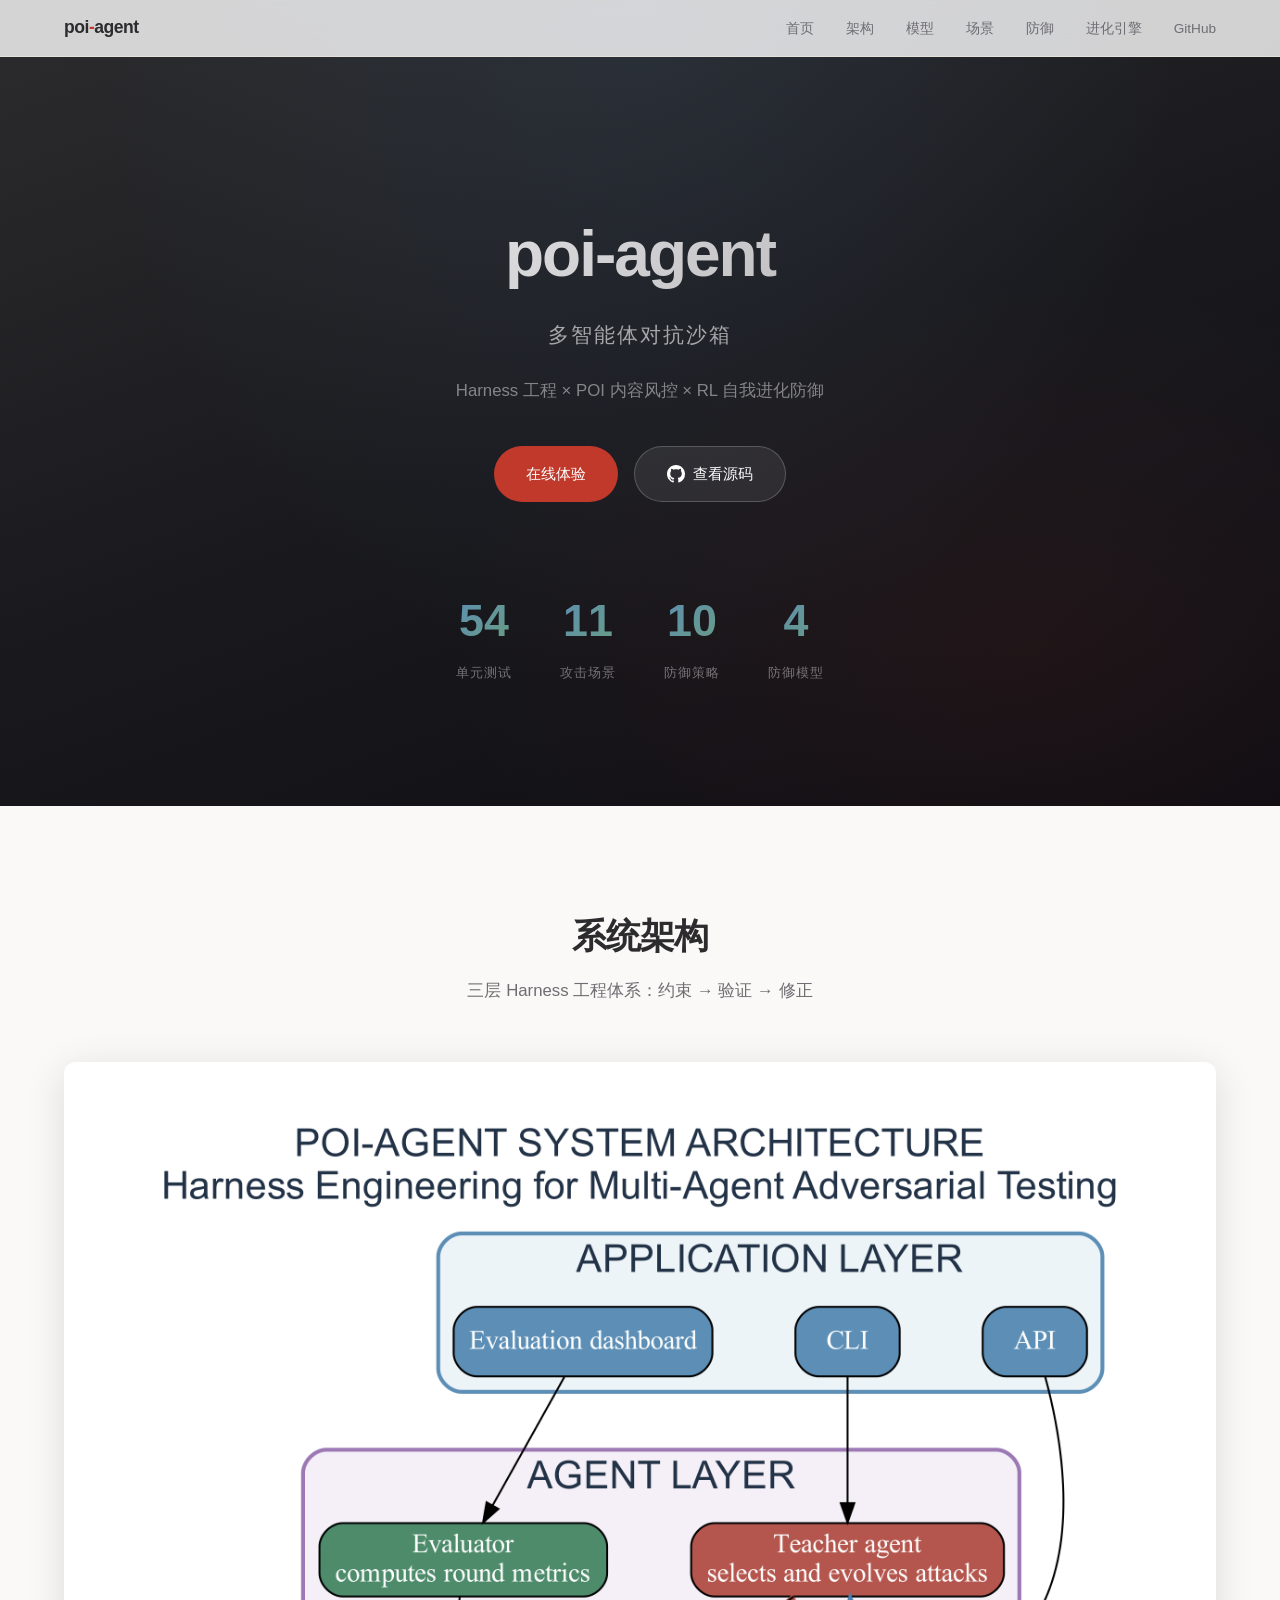
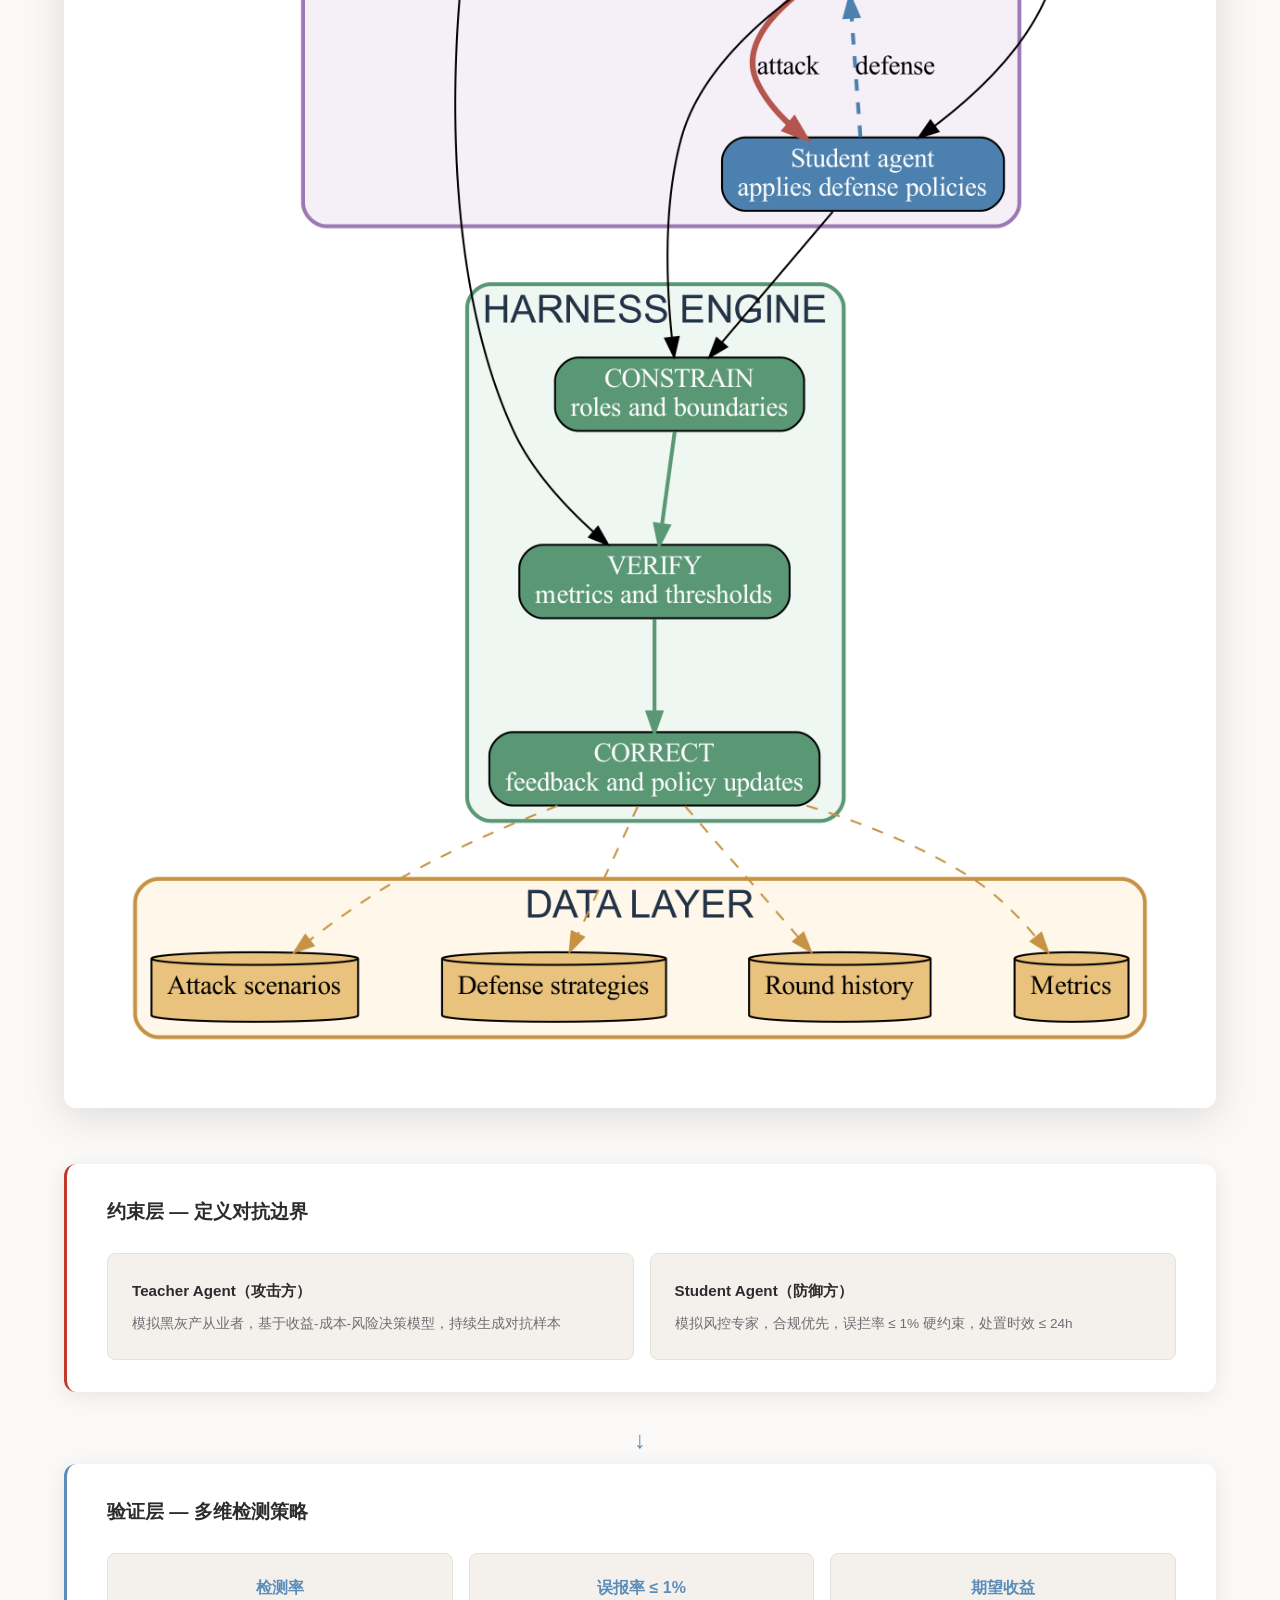
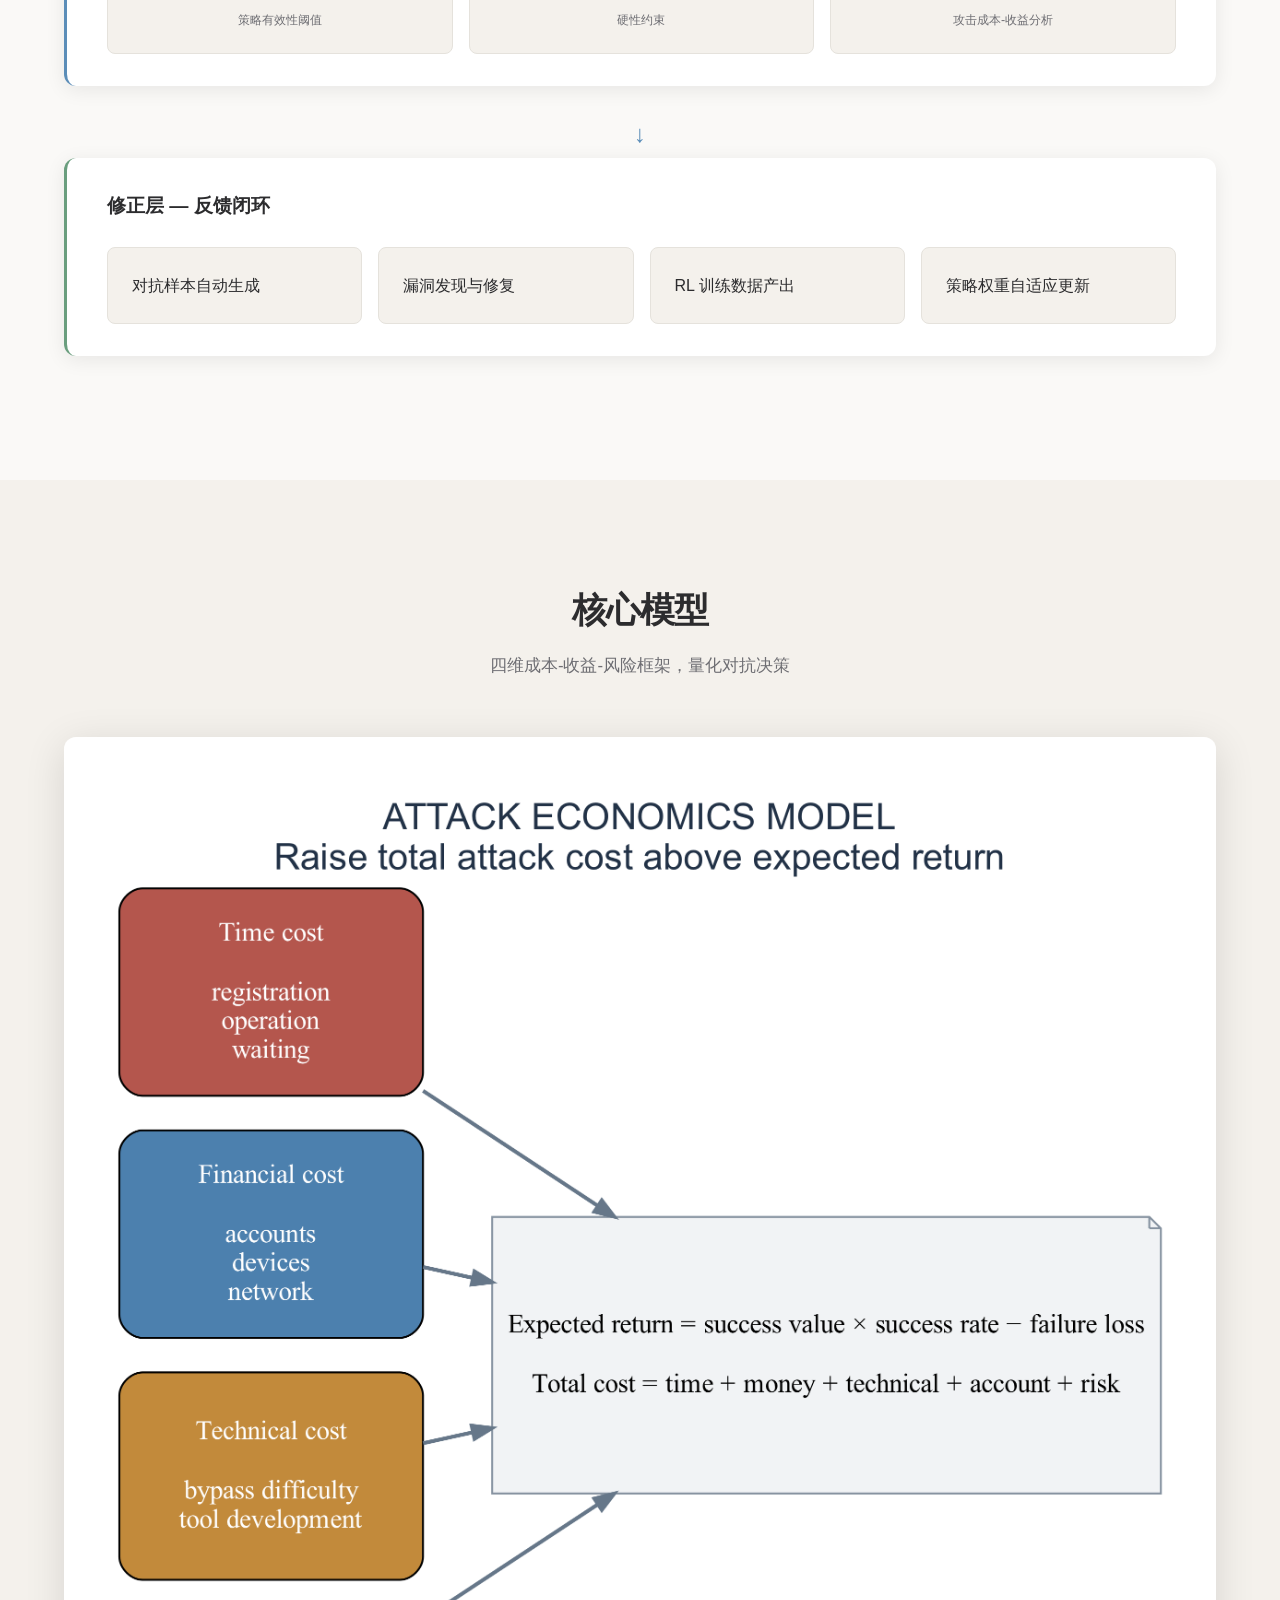
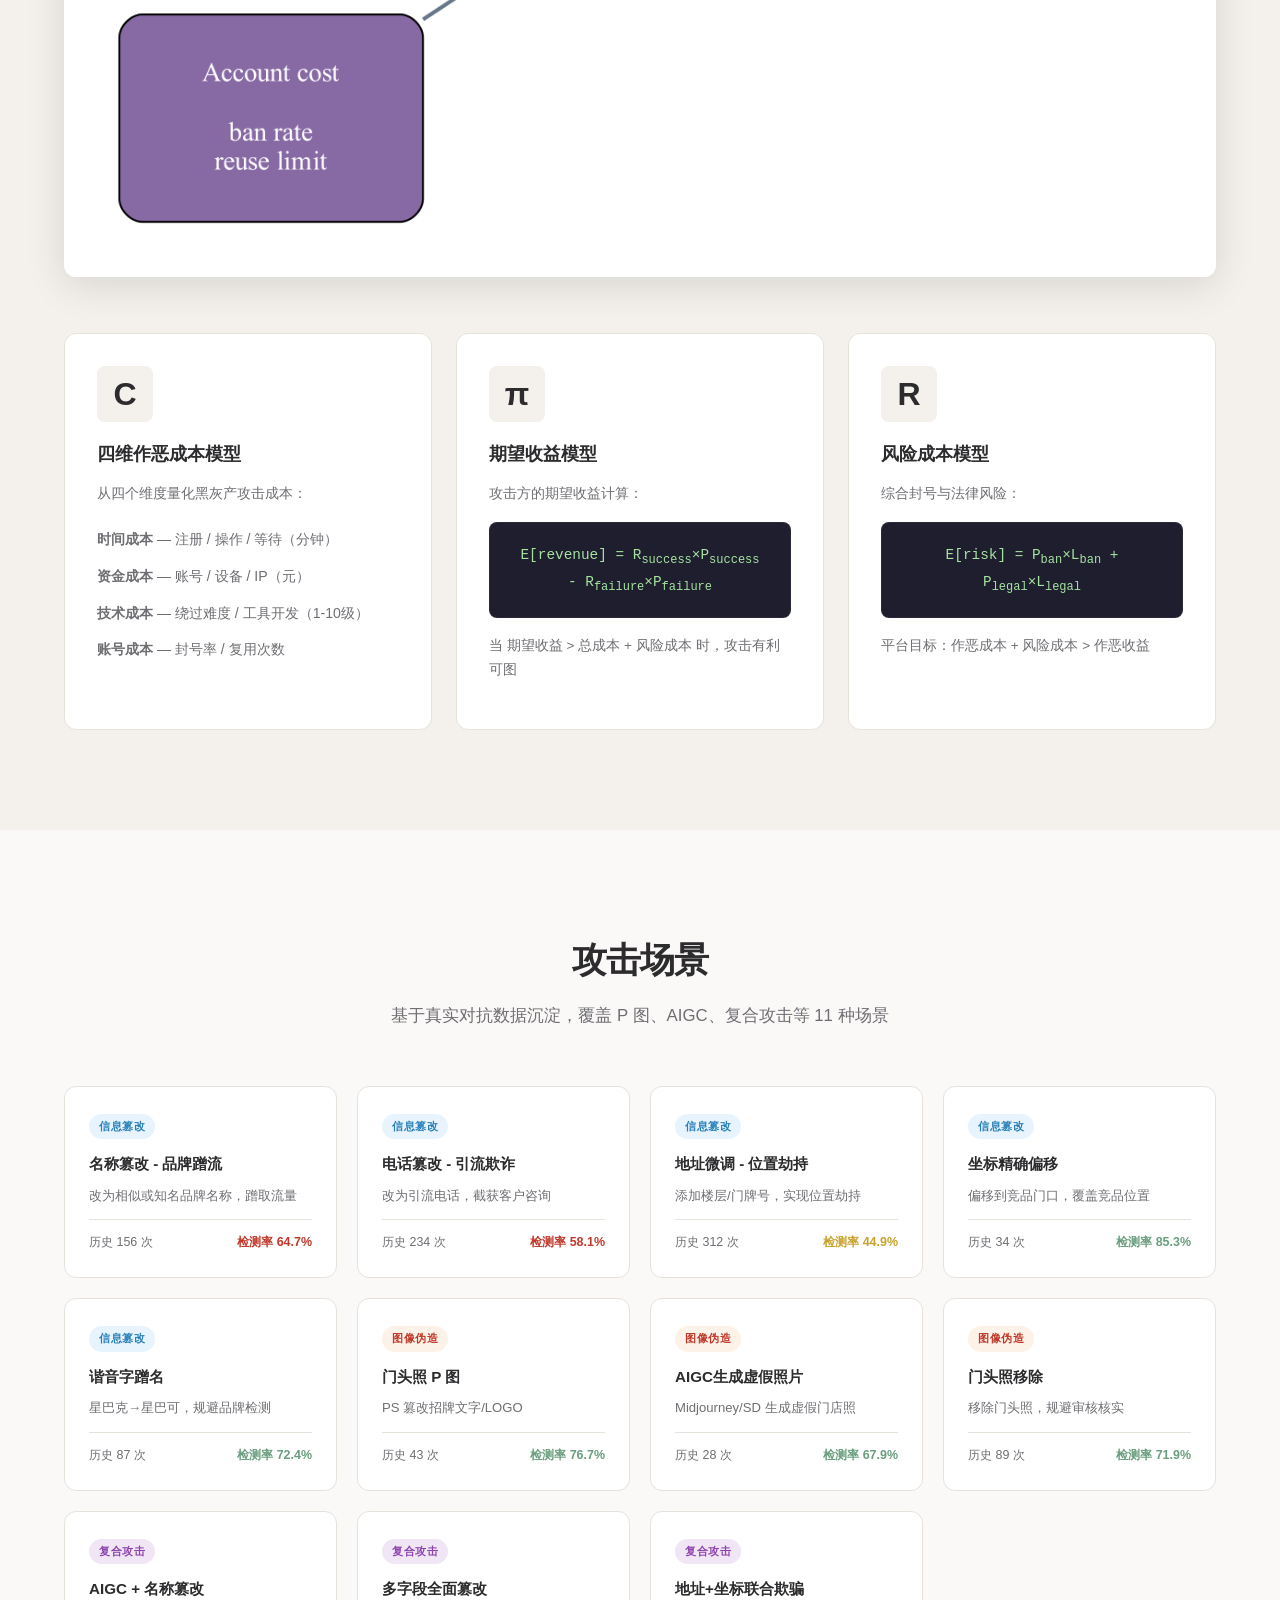
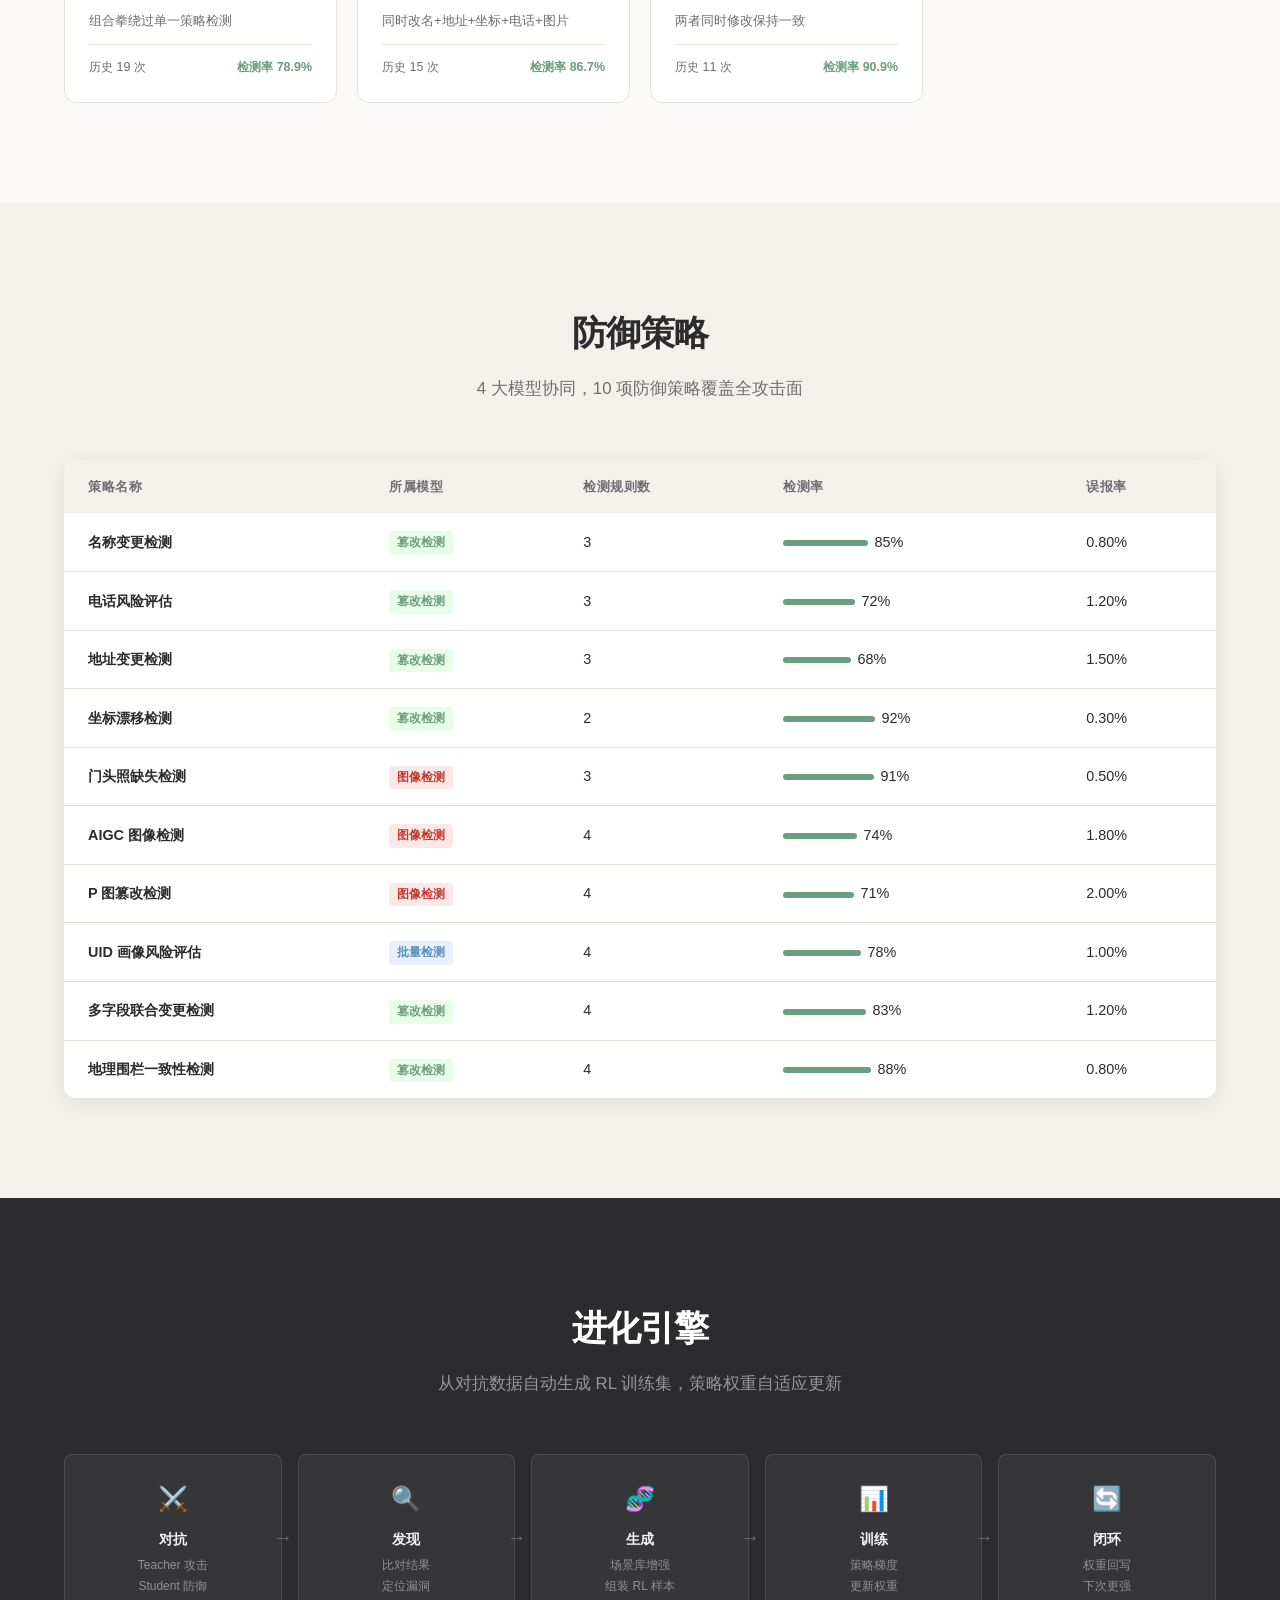
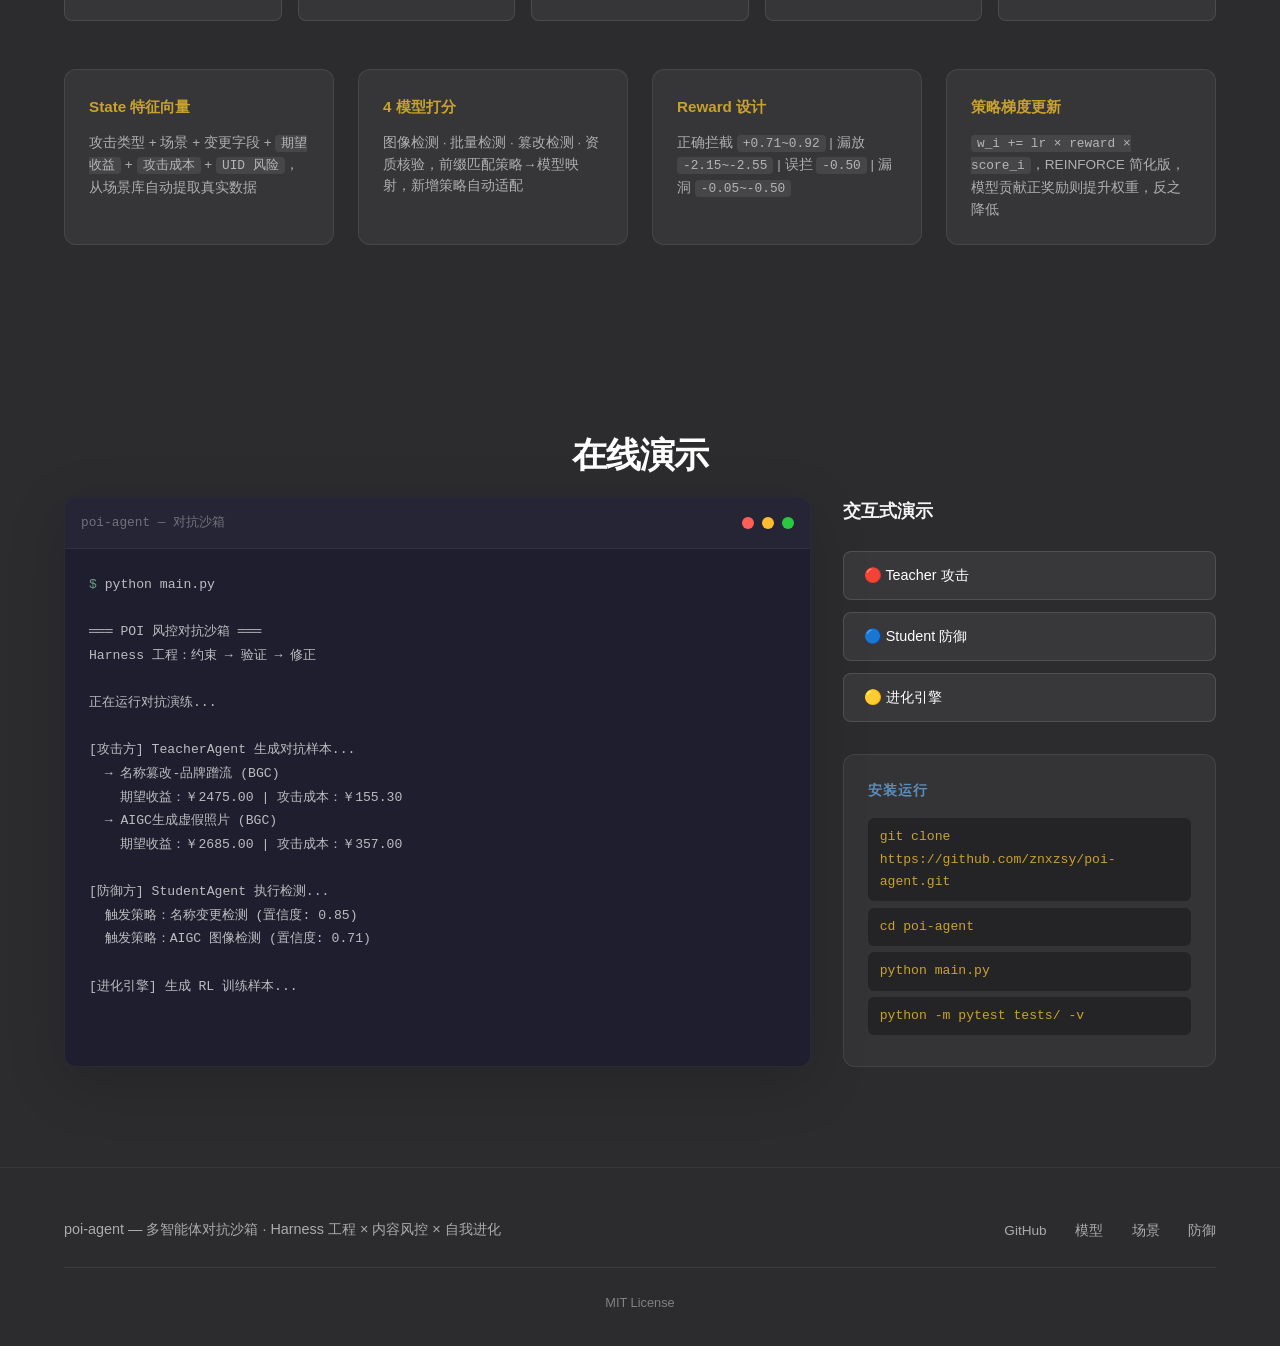
<file: website/index.html>
<!DOCTYPE html>
<html lang="zh-CN">
<head>
    <meta charset="UTF-8">
    <meta name="viewport" content="width=device-width, initial-scale=1.0">
    <title>poi-agent — 多智能体对抗沙箱</title>
    <meta name="description" content="基于Harness工程的内容风控框架，通过 Teacher/Student 双智能体对抗训练，实现POI数据安全的自我进化防御">
    <link rel="stylesheet" href="styles.css">
</head>
<body>
    <!-- 导航栏 -->
    <nav class="navbar" id="navbar">
        <div class="container">
            <a href="#" class="logo">poi<span>-</span>agent</a>
            <ul class="nav-links">
                <li><a href="#home">首页</a></li>
                <li><a href="#architecture">架构</a></li>
                <li><a href="#models">模型</a></li>
                <li><a href="#scenarios">场景</a></li>
                <li><a href="#defense">防御</a></li>
                <li><a href="#evolution">进化引擎</a></li>
                <li><a href="https://github.com/znxzsy/poi-agent" target="_blank">GitHub</a></li>
            </ul>
        </div>
    </nav>

    <!-- Hero -->
    <section id="home" class="hero">
        <div class="container">
            <h1>poi-agent</h1>
            <h2>多智能体对抗沙箱</h2>
            <p class="tagline">Harness 工程 &times; POI 内容风控 &times; RL 自我进化防御</p>
            <div class="hero-buttons">
                <a href="#demo" class="btn btn-primary">在线体验</a>
                <a href="https://github.com/znxzsy/poi-agent" class="btn btn-secondary">
                    <svg viewBox="0 0 24 24" width="18" height="18"><path fill="currentColor" d="M12 0C5.37 0 0 5.37 0 12c0 5.31 3.435 9.795 8.205 11.385.6.105.825-.255.825-.57 0-.285-.015-1.23-.015-2.235-3.015.555-3.795-.735-4.035-1.41-.135-.345-.72-1.41-1.23-1.695-.42-.225-1.02-.78-.015-.795.945-.015 1.62.87 1.845 1.23 1.08 1.815 2.805 1.305 3.495.99.105-.78.42-1.305.765-1.605-2.67-.3-5.46-1.335-5.46-5.925 0-1.305.465-2.385 1.23-3.225-.12-.3-.54-1.53.12-3.18 0 0 1.005-.315 3.3 1.23.96-.27 1.98-.405 3-.405s2.04.135 3 .405c2.295-1.56 3.3-1.23 3.3-1.23.66 1.65.24 2.88.12 3.18.765.84 1.23 1.905 1.23 3.225 0 4.605-2.805 5.625-5.475 5.925.435.375.81 1.095.81 2.22 0 1.605-.015 2.895-.015 3.3 0 .315.225.69.825.57A12.02 12.02 0 0024 12c0-6.63-5.37-12-12-12z"/></svg>
                    查看源码
                </a>
            </div>
            <div class="hero-stats">
                <div class="stat">
                    <span class="stat-number">54</span>
                    <span class="stat-label">单元测试</span>
                </div>
                <div class="stat">
                    <span class="stat-number">11</span>
                    <span class="stat-label">攻击场景</span>
                </div>
                <div class="stat">
                    <span class="stat-number">10</span>
                    <span class="stat-label">防御策略</span>
                </div>
                <div class="stat">
                    <span class="stat-number">4</span>
                    <span class="stat-label">防御模型</span>
                </div>
            </div>
        </div>
    </section>

    <!-- 系统架构 -->
    <section id="architecture" class="section">
        <div class="container">
            <h2 class="section-title">系统架构</h2>
            <p class="section-subtitle">三层 Harness 工程体系：约束 → 验证 → 修正</p>
            <div class="arch-diagram-image">
                <img src="docs/system_architecture.png" alt="系统架构图">
            </div>
            <div style="margin-top:2rem;">
                <div class="arch-layer constrain">
                    <h3>约束层 — 定义对抗边界</h3>
                    <div class="arch-grid">
                        <div class="arch-box">
                            <h4>Teacher Agent（攻击方）</h4>
                            <p>模拟黑灰产从业者，基于收益-成本-风险决策模型，持续生成对抗样本</p>
                        </div>
                        <div class="arch-box">
                            <h4>Student Agent（防御方）</h4>
                            <p>模拟风控专家，合规优先，误拦率 ≤ 1% 硬约束，处置时效 ≤ 24h</p>
                        </div>
                    </div>
                </div>
                <div class="arrow-down">&darr;</div>
                <div class="arch-layer verify">
                    <h3>验证层 — 多维检测策略</h3>
                    <div class="metrics-grid">
                        <div class="metric-box">
                            <span class="metric-value">检测率</span>
                            <span class="metric-label">策略有效性阈值</span>
                        </div>
                        <div class="metric-box">
                            <span class="metric-value">误报率 ≤ 1%</span>
                            <span class="metric-label">硬性约束</span>
                        </div>
                        <div class="metric-box">
                            <span class="metric-value">期望收益</span>
                            <span class="metric-label">攻击成本-收益分析</span>
                        </div>
                    </div>
                </div>
                <div class="arrow-down">&darr;</div>
                <div class="arch-layer correct">
                    <h3>修正层 — 反馈闭环</h3>
                    <div class="arch-grid">
                        <div class="arch-box">对抗样本自动生成</div>
                        <div class="arch-box">漏洞发现与修复</div>
                        <div class="arch-box">RL 训练数据产出</div>
                        <div class="arch-box">策略权重自适应更新</div>
                    </div>
                </div>
            </div>
        </div>
    </section>

    <!-- 核心模型 -->
    <section id="models" class="section section-alt">
        <div class="container">
            <h2 class="section-title">核心模型</h2>
            <p class="section-subtitle">四维成本-收益-风险框架，量化对抗决策</p>
            <div class="arch-diagram-image">
                <img src="docs/cost_model.png" alt="成本模型图">
            </div>
            <div class="concept-grid" style="margin-top:2rem;">
                <div class="concept-card">
                    <div class="concept-icon">C</div>
                    <h3>四维作恶成本模型</h3>
                    <p>从四个维度量化黑灰产攻击成本：</p>
                    <ul class="concept-list">
                        <li><strong>时间成本</strong> — 注册 / 操作 / 等待（分钟）</li>
                        <li><strong>资金成本</strong> — 账号 / 设备 / IP（元）</li>
                        <li><strong>技术成本</strong> — 绕过难度 / 工具开发（1-10级）</li>
                        <li><strong>账号成本</strong> — 封号率 / 复用次数</li>
                    </ul>
                </div>
                <div class="concept-card">
                    <div class="concept-icon">&pi;</div>
                    <h3>期望收益模型</h3>
                    <p>攻击方的期望收益计算：</p>
                    <div class="formula-box">
                        E[revenue] = R<sub>success</sub>×P<sub>success</sub> - R<sub>failure</sub>×P<sub>failure</sub>
                    </div>
                    <p style="margin-top:1rem;font-size:0.85rem;color:var(--text-secondary);">
                        当 期望收益 &gt; 总成本 + 风险成本 时，攻击有利可图
                    </p>
                </div>
                <div class="concept-card">
                    <div class="concept-icon">R</div>
                    <h3>风险成本模型</h3>
                    <p>综合封号与法律风险：</p>
                    <div class="formula-box">
                        E[risk] = P<sub>ban</sub>×L<sub>ban</sub> + P<sub>legal</sub>×L<sub>legal</sub>
                    </div>
                    <p style="margin-top:1rem;font-size:0.85rem;color:var(--text-secondary);">
                        平台目标：作恶成本 + 风险成本 &gt; 作恶收益
                    </p>
                </div>
            </div>
        </div>
    </section>

    <!-- 攻击场景 -->
    <section id="scenarios" class="section">
        <div class="container">
            <h2 class="section-title">攻击场景</h2>
            <p class="section-subtitle">基于真实对抗数据沉淀，覆盖 P 图、AIGC、复合攻击等 11 种场景</p>
            <div class="scenarios-grid">
                <div class="scenario-card">
                    <span class="type-badge type-info">信息篡改</span>
                    <h4>名称篡改 - 品牌蹭流</h4>
                    <p>改为相似或知名品牌名称，蹭取流量</p>
                    <div class="scenario-meta">
                        <span>历史 156 次</span>
                        <span class="scenario-rate" style="color:#c0392b;">检测率 64.7%</span>
                    </div>
                </div>
                <div class="scenario-card">
                    <span class="type-badge type-info">信息篡改</span>
                    <h4>电话篡改 - 引流欺诈</h4>
                    <p>改为引流电话，截获客户咨询</p>
                    <div class="scenario-meta">
                        <span>历史 234 次</span>
                        <span class="scenario-rate" style="color:#c0392b;">检测率 58.1%</span>
                    </div>
                </div>
                <div class="scenario-card">
                    <span class="type-badge type-info">信息篡改</span>
                    <h4>地址微调 - 位置劫持</h4>
                    <p>添加楼层/门牌号，实现位置劫持</p>
                    <div class="scenario-meta">
                        <span>历史 312 次</span>
                        <span class="scenario-rate" style="color:#c9a22e;">检测率 44.9%</span>
                    </div>
                </div>
                <div class="scenario-card">
                    <span class="type-badge type-info">信息篡改</span>
                    <h4>坐标精确偏移</h4>
                    <p>偏移到竞品门口，覆盖竞品位置</p>
                    <div class="scenario-meta">
                        <span>历史 34 次</span>
                        <span class="scenario-rate" style="color:#6a9e7e;">检测率 85.3%</span>
                    </div>
                </div>
                <div class="scenario-card">
                    <span class="type-badge type-info">信息篡改</span>
                    <h4>谐音字蹭名</h4>
                    <p>星巴克→星巴可，规避品牌检测</p>
                    <div class="scenario-meta">
                        <span>历史 87 次</span>
                        <span class="scenario-rate" style="color:#6a9e7e;">检测率 72.4%</span>
                    </div>
                </div>
                <div class="scenario-card">
                    <span class="type-badge type-image">图像伪造</span>
                    <h4>门头照 P 图</h4>
                    <p>PS 篡改招牌文字/LOGO</p>
                    <div class="scenario-meta">
                        <span>历史 43 次</span>
                        <span class="scenario-rate" style="color:#6a9e7e;">检测率 76.7%</span>
                    </div>
                </div>
                <div class="scenario-card">
                    <span class="type-badge type-image">图像伪造</span>
                    <h4>AIGC生成虚假照片</h4>
                    <p>Midjourney/SD 生成虚假门店照</p>
                    <div class="scenario-meta">
                        <span>历史 28 次</span>
                        <span class="scenario-rate" style="color:#6a9e7e;">检测率 67.9%</span>
                    </div>
                </div>
                <div class="scenario-card">
                    <span class="type-badge type-image">图像伪造</span>
                    <h4>门头照移除</h4>
                    <p>移除门头照，规避审核核实</p>
                    <div class="scenario-meta">
                        <span>历史 89 次</span>
                        <span class="scenario-rate" style="color:#6a9e7e;">检测率 71.9%</span>
                    </div>
                </div>
                <div class="scenario-card">
                    <span class="type-badge type-compound">复合攻击</span>
                    <h4>AIGC + 名称篡改</h4>
                    <p>组合拳绕过单一策略检测</p>
                    <div class="scenario-meta">
                        <span>历史 19 次</span>
                        <span class="scenario-rate" style="color:#6a9e7e;">检测率 78.9%</span>
                    </div>
                </div>
                <div class="scenario-card">
                    <span class="type-badge type-compound">复合攻击</span>
                    <h4>多字段全面篡改</h4>
                    <p>同时改名+地址+坐标+电话+图片</p>
                    <div class="scenario-meta">
                        <span>历史 15 次</span>
                        <span class="scenario-rate" style="color:#6a9e7e;">检测率 86.7%</span>
                    </div>
                </div>
                <div class="scenario-card">
                    <span class="type-badge type-compound">复合攻击</span>
                    <h4>地址+坐标联合欺骗</h4>
                    <p>两者同时修改保持一致</p>
                    <div class="scenario-meta">
                        <span>历史 11 次</span>
                        <span class="scenario-rate" style="color:#6a9e7e;">检测率 90.9%</span>
                    </div>
                </div>
            </div>
        </div>
    </section>

    <!-- 防御策略 -->
    <section id="defense" class="section section-alt">
        <div class="container">
            <h2 class="section-title">防御策略</h2>
            <p class="section-subtitle">4 大模型协同，10 项防御策略覆盖全攻击面</p>
            <table class="strategies-table">
                <thead>
                    <tr>
                        <th>策略名称</th>
                        <th>所属模型</th>
                        <th>检测规则数</th>
                        <th>检测率</th>
                        <th>误报率</th>
                    </tr>
                </thead>
                <tbody>
                    <tr>
                        <td><strong>名称变更检测</strong></td>
                        <td><span class="model-tag model-tamper">篡改检测</span></td>
                        <td>3</td>
                        <td><span class="rate-bar" style="width:85px;"></span>85%</td>
                        <td>0.80%</td>
                    </tr>
                    <tr>
                        <td><strong>电话风险评估</strong></td>
                        <td><span class="model-tag model-tamper">篡改检测</span></td>
                        <td>3</td>
                        <td><span class="rate-bar" style="width:72px;"></span>72%</td>
                        <td>1.20%</td>
                    </tr>
                    <tr>
                        <td><strong>地址变更检测</strong></td>
                        <td><span class="model-tag model-tamper">篡改检测</span></td>
                        <td>3</td>
                        <td><span class="rate-bar" style="width:68px;"></span>68%</td>
                        <td>1.50%</td>
                    </tr>
                    <tr>
                        <td><strong>坐标漂移检测</strong></td>
                        <td><span class="model-tag model-tamper">篡改检测</span></td>
                        <td>2</td>
                        <td><span class="rate-bar" style="width:92px;"></span>92%</td>
                        <td>0.30%</td>
                    </tr>
                    <tr>
                        <td><strong>门头照缺失检测</strong></td>
                        <td><span class="model-tag model-image">图像检测</span></td>
                        <td>3</td>
                        <td><span class="rate-bar" style="width:91px;"></span>91%</td>
                        <td>0.50%</td>
                    </tr>
                    <tr>
                        <td><strong>AIGC 图像检测</strong></td>
                        <td><span class="model-tag model-image">图像检测</span></td>
                        <td>4</td>
                        <td><span class="rate-bar" style="width:74px;"></span>74%</td>
                        <td>1.80%</td>
                    </tr>
                    <tr>
                        <td><strong>P 图篡改检测</strong></td>
                        <td><span class="model-tag model-image">图像检测</span></td>
                        <td>4</td>
                        <td><span class="rate-bar" style="width:71px;"></span>71%</td>
                        <td>2.00%</td>
                    </tr>
                    <tr>
                        <td><strong>UID 画像风险评估</strong></td>
                        <td><span class="model-tag model-batch">批量检测</span></td>
                        <td>4</td>
                        <td><span class="rate-bar" style="width:78px;"></span>78%</td>
                        <td>1.00%</td>
                    </tr>
                    <tr>
                        <td><strong>多字段联合变更检测</strong></td>
                        <td><span class="model-tag model-tamper">篡改检测</span></td>
                        <td>4</td>
                        <td><span class="rate-bar" style="width:83px;"></span>83%</td>
                        <td>1.20%</td>
                    </tr>
                    <tr>
                        <td><strong>地理围栏一致性检测</strong></td>
                        <td><span class="model-tag model-tamper">篡改检测</span></td>
                        <td>4</td>
                        <td><span class="rate-bar" style="width:88px;"></span>88%</td>
                        <td>0.80%</td>
                    </tr>
                </tbody>
            </table>
        </div>
    </section>

    <!-- 进化引擎 -->
    <section id="evolution" class="section section-dark">
        <div class="container">
            <h2 class="section-title">进化引擎</h2>
            <p class="section-subtitle">从对抗数据自动生成 RL 训练集，策略权重自适应更新</p>

            <div class="evolution-flow">
                <div class="evolution-step">
                    <div class="step-icon">⚔️</div>
                    <h4>对抗</h4>
                    <p>Teacher 攻击<br>Student 防御</p>
                </div>
                <div class="evolution-step">
                    <div class="step-icon">🔍</div>
                    <h4>发现</h4>
                    <p>比对结果<br>定位漏洞</p>
                </div>
                <div class="evolution-step">
                    <div class="step-icon">🧬</div>
                    <h4>生成</h4>
                    <p>场景库增强<br>组装 RL 样本</p>
                </div>
                <div class="evolution-step">
                    <div class="step-icon">📊</div>
                    <h4>训练</h4>
                    <p>策略梯度<br>更新权重</p>
                </div>
                <div class="evolution-step">
                    <div class="step-icon">🔄</div>
                    <h4>闭环</h4>
                    <p>权重回写<br>下次更强</p>
                </div>
            </div>

            <div class="rl-features">
                <div class="rl-feature">
                    <h4>State 特征向量</h4>
                    <p>攻击类型 + 场景 + 变更字段 + <code>期望收益</code> + <code>攻击成本</code> + <code>UID 风险</code>，从场景库自动提取真实数据</p>
                </div>
                <div class="rl-feature">
                    <h4>4 模型打分</h4>
                    <p>图像检测 · 批量检测 · 篡改检测 · 资质核验，前缀匹配策略→模型映射，新增策略自动适配</p>
                </div>
                <div class="rl-feature">
                    <h4>Reward 设计</h4>
                    <p>正确拦截 <code>+0.71~0.92</code> | 漏放 <code>-2.15~-2.55</code> | 误拦 <code>-0.50</code> | 漏洞 <code>-0.05~-0.50</code></p>
                </div>
                <div class="rl-feature">
                    <h4>策略梯度更新</h4>
                    <p><code>w_i += lr × reward × score_i</code>，REINFORCE 简化版，模型贡献正奖励则提升权重，反之降低</p>
                </div>
            </div>
        </div>
    </section>

    <!-- Demo -->
    <section id="demo" class="section section-dark" style="padding-top:80px;">
        <div class="container">
            <h2 class="section-title">在线演示</h2>
            <div class="demo-container">
                <div class="terminal">
                    <div class="terminal-header">
                        <span class="terminal-title">poi-agent — 对抗沙箱</span>
                        <div class="terminal-buttons">
                            <span class="btn-red"></span>
                            <span class="btn-yellow"></span>
                            <span class="btn-green"></span>
                        </div>
                    </div>
                    <div class="terminal-body">
                        <pre id="terminal-output">
<span class="prompt">$</span> python main.py

═══ POI 风控对抗沙箱 ═══
Harness 工程：约束 → 验证 → 修正

正在运行对抗演练...

[攻击方] TeacherAgent 生成对抗样本...
  → 名称篡改-品牌蹭流 (BGC)
    期望收益：￥2475.00 | 攻击成本：￥155.30
  → AIGC生成虚假照片 (BGC)
    期望收益：￥2685.00 | 攻击成本：￥357.00

[防御方] StudentAgent 执行检测...
  触发策略：名称变更检测 (置信度: 0.85)
  触发策略：AIGC 图像检测 (置信度: 0.71)

[进化引擎] 生成 RL 训练样本...
  → 样本 1: TP | reward=+0.91 | 模型=image/tamper
  → 样本 2: TP | reward=+0.71 | 模型=image
                        </pre>
                    </div>
                </div>
                <div class="demo-controls">
                    <h3>交互式演示</h3>
                    <div class="control-group">
                        <button class="demo-btn" onclick="runDemo('attack')">🔴 Teacher 攻击</button>
                        <button class="demo-btn" onclick="runDemo('defense')">🔵 Student 防御</button>
                        <button class="demo-btn" onclick="runDemo('evolution')">🟡 进化引擎</button>
                    </div>
                    <div class="install-guide">
                        <h4>安装运行</h4>
                        <code>git clone https://github.com/znxzsy/poi-agent.git</code>
                        <code>cd poi-agent</code>
                        <code>python main.py</code>
                        <code>python -m pytest tests/ -v</code>
                    </div>
                </div>
            </div>
        </div>
    </section>

    <!-- 页脚 -->
    <footer class="footer">
        <div class="container">
            <div class="footer-content">
                <div class="footer-left">
                    <p>poi-agent — 多智能体对抗沙箱 · Harness 工程 × 内容风控 × 自我进化</p>
                </div>
                <div class="footer-right">
                    <a href="https://github.com/znxzsy/poi-agent" target="_blank">GitHub</a>
                    <a href="#models">模型</a>
                    <a href="#scenarios">场景</a>
                    <a href="#defense">防御</a>
                </div>
            </div>
            <div class="footer-bottom">
                <p>MIT License</p>
            </div>
        </div>
    </footer>

    <script src="script.js"></script>
</body>
</html>
</file>
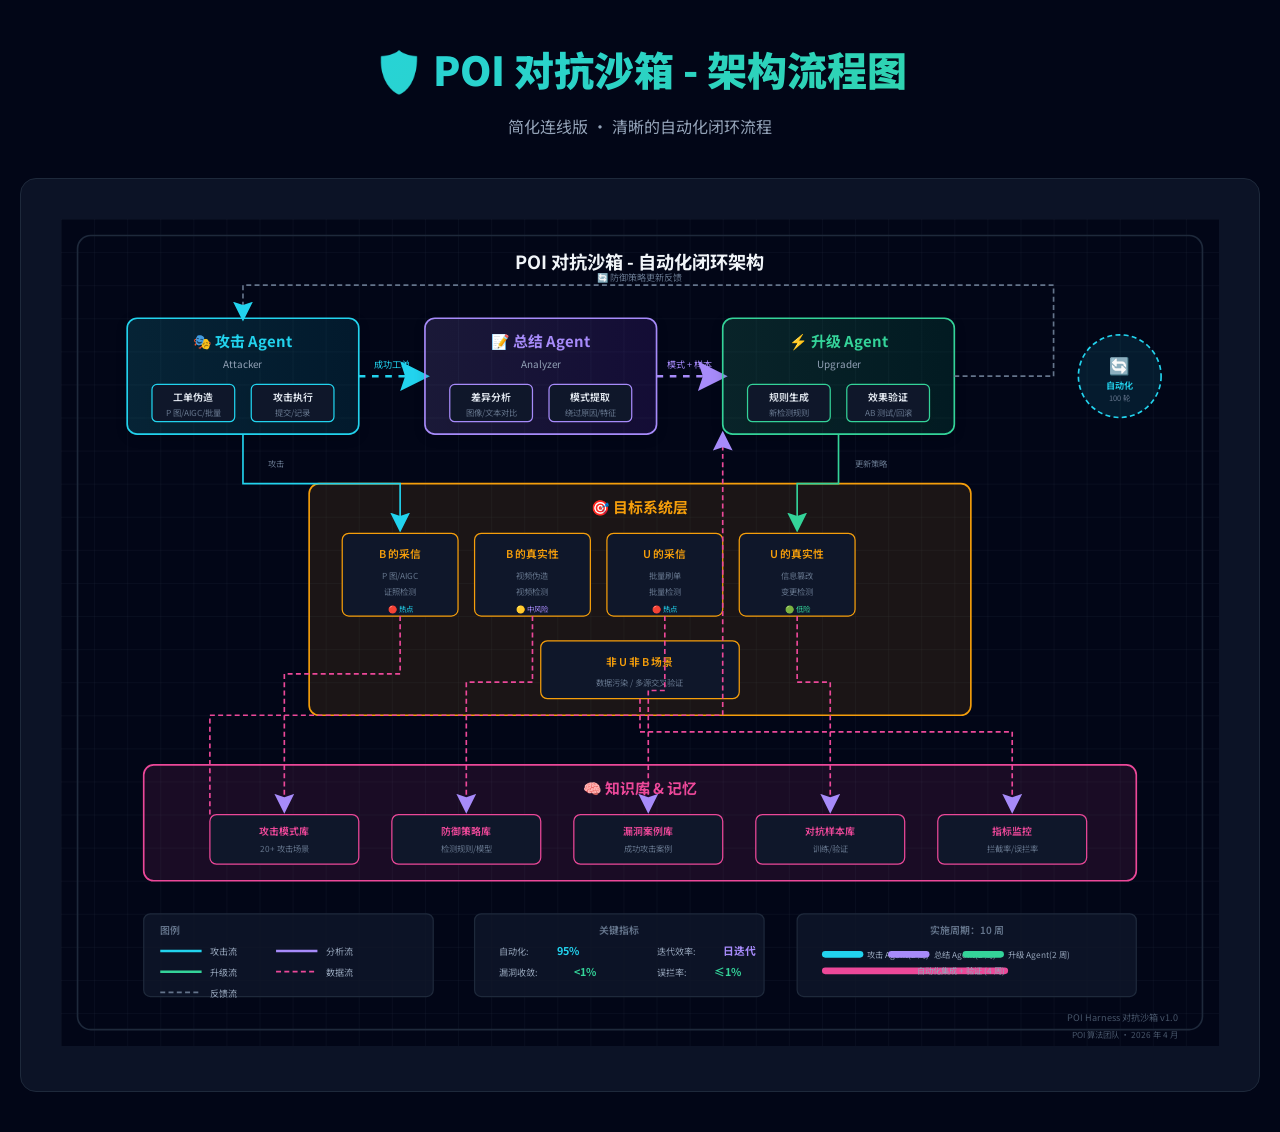
<file: poi-sandbox-flowchart-simple.html>
<!DOCTYPE html>
<html lang="zh-CN">
<head>
  <meta charset="UTF-8">
  <meta name="viewport" content="width=device-width, initial-scale=1.0">
  <title>POI 对抗沙箱 - 架构流程图</title>
  <link rel="preconnect" href="https://fonts.googleapis.com">
  <link rel="preconnect" href="https://fonts.gstatic.com" crossorigin>
  <link href="https://fonts.googleapis.com/css2?family=Noto+Sans+SC:wght@400;700;900&family=JetBrains+Mono:wght@400;700&display=swap" rel="stylesheet">
  <style>
    * { margin: 0; padding: 0; box-sizing: border-box; }
    body {
      background: #020617;
      font-family: 'Noto Sans SC', sans-serif;
      color: #e2e8f0;
      padding: 40px 20px;
    }
    .container { max-width: 1600px; margin: 0 auto; }
    h1 {
      text-align: center;
      font-size: 40px;
      font-weight: 900;
      background: linear-gradient(135deg, #22d3ee, #34d399);
      -webkit-background-clip: text;
      -webkit-text-fill-color: transparent;
      margin-bottom: 16px;
    }
    .subtitle {
      text-align: center;
      color: #94a3b8;
      font-size: 16px;
      margin-bottom: 40px;
    }
    .diagram-container {
      background: rgba(15, 23, 42, 0.8);
      border: 1px solid #1e293b;
      border-radius: 16px;
      padding: 40px;
      overflow-x: auto;
    }
  </style>
</head>
<body>
  <div class="container">
    <h1>🛡️ POI 对抗沙箱 - 架构流程图</h1>
    <p class="subtitle">简化连线版 · 清晰的自动化闭环流程</p>
    
    <div class="diagram-container">
      <svg viewBox="0 0 1400 1000" xmlns="http://www.w3.org/2000/svg">
        <!-- 定义 -->
        <defs>
          <pattern id="grid" width="40" height="40" patternUnits="userSpaceOnUse">
            <path d="M 40 0 L 0 0 0 40" fill="none" stroke="#1e293b" stroke-width="0.5"/>
          </pattern>
          
          <marker id="arrow-cyan" markerWidth="12" markerHeight="12" refX="10" refY="6" orient="auto">
            <path d="M 0 0 L 12 6 L 0 12 L 2 6 Z" fill="#22d3ee"/>
          </marker>
          <marker id="arrow-purple" markerWidth="12" markerHeight="12" refX="10" refY="6" orient="auto">
            <path d="M 0 0 L 12 6 L 0 12 L 2 6 Z" fill="#a78bfa"/>
          </marker>
          <marker id="arrow-emerald" markerWidth="12" markerHeight="12" refX="10" refY="6" orient="auto">
            <path d="M 0 0 L 12 6 L 0 12 L 2 6 Z" fill="#34d399"/>
          </marker>
          
          <linearGradient id="grad-attacker" x1="0%" y1="0%" x2="100%" y2="0%">
            <stop offset="0%" style="stop-color:#22d3ee;stop-opacity:0.15"/>
            <stop offset="100%" style="stop-color:#0891b2;stop-opacity:0.15"/>
          </linearGradient>
          <linearGradient id="grad-analyzer" x1="0%" y1="0%" x2="100%" y2="0%">
            <stop offset="0%" style="stop-color:#a78bfa;stop-opacity:0.15"/>
            <stop offset="100%" style="stop-color:#7c3aed;stop-opacity:0.15"/>
          </linearGradient>
          <linearGradient id="grad-upgrader" x1="0%" y1="0%" x2="100%" y2="0%">
            <stop offset="0%" style="stop-color:#34d399;stop-opacity:0.15"/>
            <stop offset="100%" style="stop-color:#059669;stop-opacity:0.15"/>
          </linearGradient>
          
          <style>
            .flow-line {
              stroke-dasharray: 8;
              animation: flow 1.5s linear infinite;
            }
            @keyframes flow {
              to { stroke-dashoffset: -16; }
            }
            .box {
              filter: drop-shadow(0 4px 6px rgba(0, 0, 0, 0.3));
            }
          </style>
        </defs>
        
        <!-- 背景 -->
        <rect width="1400" height="1000" fill="#020617"/>
        <rect width="1400" height="1000" fill="url(#grid)"/>
        
        <!-- 外边框 -->
        <rect x="20" y="20" width="1360" height="960" fill="none" stroke="#1e293b" stroke-width="2" rx="16"/>
        
        <!-- 标题 -->
        <text x="700" y="60" text-anchor="middle" fill="#f1f5f9" font-size="22" font-weight="700">POI 对抗沙箱 - 自动化闭环架构</text>
        
        <!-- ==================== 主流程（水平布局）==================== -->
        
        <!-- 攻击 Agent -->
        <g class="box">
          <rect x="80" y="120" width="280" height="140" fill="url(#grad-attacker)" stroke="#22d3ee" stroke-width="2" rx="12"/>
          <text x="220" y="155" text-anchor="middle" fill="#22d3ee" font-size="18" font-weight="700">🎭 攻击 Agent</text>
          <text x="220" y="180" text-anchor="middle" fill="#94a3b8" font-size="12">Attacker</text>
          
          <rect x="110" y="200" width="100" height="45" fill="#0f172a" stroke="#22d3ee" stroke-width="1.5" rx="6"/>
          <text x="160" y="220" text-anchor="middle" fill="#e2e8f0" font-size="12" font-weight="600">工单伪造</text>
          <text x="160" y="238" text-anchor="middle" fill="#64748b" font-size="10">P 图/AIGC/批量</text>
          
          <rect x="230" y="200" width="100" height="45" fill="#0f172a" stroke="#22d3ee" stroke-width="1.5" rx="6"/>
          <text x="280" y="220" text-anchor="middle" fill="#e2e8f0" font-size="12" font-weight="600">攻击执行</text>
          <text x="280" y="238" text-anchor="middle" fill="#64748b" font-size="10">提交/记录</text>
        </g>
        
        <!-- 箭头 1 -->
        <path d="M 360 190 L 440 190" fill="none" stroke="#22d3ee" stroke-width="3" marker-end="url(#arrow-cyan)" class="flow-line"/>
        <text x="400" y="180" text-anchor="middle" fill="#22d3ee" font-size="11">成功工单</text>
        
        <!-- 总结 Agent -->
        <g class="box">
          <rect x="440" y="120" width="280" height="140" fill="url(#grad-analyzer)" stroke="#a78bfa" stroke-width="2" rx="12"/>
          <text x="580" y="155" text-anchor="middle" fill="#a78bfa" font-size="18" font-weight="700">📝 总结 Agent</text>
          <text x="580" y="180" text-anchor="middle" fill="#94a3b8" font-size="12">Analyzer</text>
          
          <rect x="470" y="200" width="100" height="45" fill="#0f172a" stroke="#a78bfa" stroke-width="1.5" rx="6"/>
          <text x="520" y="220" text-anchor="middle" fill="#e2e8f0" font-size="12" font-weight="600">差异分析</text>
          <text x="520" y="238" text-anchor="middle" fill="#64748b" font-size="10">图像/文本对比</text>
          
          <rect x="590" y="200" width="100" height="45" fill="#0f172a" stroke="#a78bfa" stroke-width="1.5" rx="6"/>
          <text x="640" y="220" text-anchor="middle" fill="#e2e8f0" font-size="12" font-weight="600">模式提取</text>
          <text x="640" y="238" text-anchor="middle" fill="#64748b" font-size="10">绕过原因/特征</text>
        </g>
        
        <!-- 箭头 2 -->
        <path d="M 720 190 L 800 190" fill="none" stroke="#a78bfa" stroke-width="3" marker-end="url(#arrow-purple)" class="flow-line"/>
        <text x="760" y="180" text-anchor="middle" fill="#a78bfa" font-size="11">模式 + 样本</text>
        
        <!-- 升级 Agent -->
        <g class="box">
          <rect x="800" y="120" width="280" height="140" fill="url(#grad-upgrader)" stroke="#34d399" stroke-width="2" rx="12"/>
          <text x="940" y="155" text-anchor="middle" fill="#34d399" font-size="18" font-weight="700">⚡ 升级 Agent</text>
          <text x="940" y="180" text-anchor="middle" fill="#94a3b8" font-size="12">Upgrader</text>
          
          <rect x="830" y="200" width="100" height="45" fill="#0f172a" stroke="#34d399" stroke-width="1.5" rx="6"/>
          <text x="880" y="220" text-anchor="middle" fill="#e2e8f0" font-size="12" font-weight="600">规则生成</text>
          <text x="880" y="238" text-anchor="middle" fill="#64748b" font-size="10">新检测规则</text>
          
          <rect x="950" y="200" width="100" height="45" fill="#0f172a" stroke="#34d399" stroke-width="1.5" rx="6"/>
          <text x="1000" y="220" text-anchor="middle" fill="#e2e8f0" font-size="12" font-weight="600">效果验证</text>
          <text x="1000" y="238" text-anchor="middle" fill="#64748b" font-size="10">AB 测试/回滚</text>
        </g>
        
        <!-- ==================== 目标系统层（中间）==================== -->
        <g>
          <rect x="300" y="320" width="800" height="280" fill="rgba(245, 158, 11, 0.1)" stroke="#f59e0b" stroke-width="2" rx="12"/>
          <text x="700" y="355" text-anchor="middle" fill="#f59e0b" font-size="18" font-weight="700">🎯 目标系统层</text>
          
          <!-- 5 个目标系统 -->
          <rect x="340" y="380" width="140" height="100" fill="#0f172a" stroke="#f59e0b" stroke-width="1.5" rx="8"/>
          <text x="410" y="410" text-anchor="middle" fill="#f59e0b" font-size="13" font-weight="600">B 的采信</text>
          <text x="410" y="435" text-anchor="middle" fill="#64748b" font-size="10">P 图/AIGC</text>
          <text x="410" y="455" text-anchor="middle" fill="#64748b" font-size="10">证照检测</text>
          <text x="410" y="475" text-anchor="middle" fill="#22d3ee" font-size="9">🔴 热点</text>
          
          <rect x="500" y="380" width="140" height="100" fill="#0f172a" stroke="#f59e0b" stroke-width="1.5" rx="8"/>
          <text x="570" y="410" text-anchor="middle" fill="#f59e0b" font-size="13" font-weight="600">B 的真实性</text>
          <text x="570" y="435" text-anchor="middle" fill="#64748b" font-size="10">视频伪造</text>
          <text x="570" y="455" text-anchor="middle" fill="#64748b" font-size="10">视频检测</text>
          <text x="570" y="475" text-anchor="middle" fill="#a78bfa" font-size="9">🟡 中风险</text>
          
          <rect x="660" y="380" width="140" height="100" fill="#0f172a" stroke="#f59e0b" stroke-width="1.5" rx="8"/>
          <text x="730" y="410" text-anchor="middle" fill="#f59e0b" font-size="13" font-weight="600">U 的采信</text>
          <text x="730" y="435" text-anchor="middle" fill="#64748b" font-size="10">批量刷单</text>
          <text x="730" y="455" text-anchor="middle" fill="#64748b" font-size="10">批量检测</text>
          <text x="730" y="475" text-anchor="middle" fill="#22d3ee" font-size="9">🔴 热点</text>
          
          <rect x="820" y="380" width="140" height="100" fill="#0f172a" stroke="#f59e0b" stroke-width="1.5" rx="8"/>
          <text x="890" y="410" text-anchor="middle" fill="#f59e0b" font-size="13" font-weight="600">U 的真实性</text>
          <text x="890" y="435" text-anchor="middle" fill="#64748b" font-size="10">信息篡改</text>
          <text x="890" y="455" text-anchor="middle" fill="#64748b" font-size="10">变更检测</text>
          <text x="890" y="475" text-anchor="middle" fill="#34d399" font-size="9">🟢 低险</text>
          
          <rect x="580" y="510" width="240" height="70" fill="#0f172a" stroke="#f59e0b" stroke-width="1.5" rx="8"/>
          <text x="700" y="540" text-anchor="middle" fill="#f59e0b" font-size="13" font-weight="600">非 U 非 B 场景</text>
          <text x="700" y="565" text-anchor="middle" fill="#64748b" font-size="10">数据污染 / 多源交叉验证</text>
        </g>
        
        <!-- ==================== 知识库层（底部）==================== -->
        <g>
          <rect x="100" y="660" width="1200" height="140" fill="rgba(236, 72, 153, 0.1)" stroke="#ec4899" stroke-width="2" rx="12"/>
          <text x="700" y="695" text-anchor="middle" fill="#ec4899" font-size="18" font-weight="700">🧠 知识库 & 记忆</text>
          
          <rect x="180" y="720" width="180" height="60" fill="#0f172a" stroke="#ec4899" stroke-width="1.5" rx="8"/>
          <text x="270" y="745" text-anchor="middle" fill="#ec4899" font-size="12" font-weight="600">攻击模式库</text>
          <text x="270" y="765" text-anchor="middle" fill="#64748b" font-size="10">20+ 攻击场景</text>
          
          <rect x="400" y="720" width="180" height="60" fill="#0f172a" stroke="#ec4899" stroke-width="1.5" rx="8"/>
          <text x="490" y="745" text-anchor="middle" fill="#ec4899" font-size="12" font-weight="600">防御策略库</text>
          <text x="490" y="765" text-anchor="middle" fill="#64748b" font-size="10">检测规则/模型</text>
          
          <rect x="620" y="720" width="180" height="60" fill="#0f172a" stroke="#ec4899" stroke-width="1.5" rx="8"/>
          <text x="710" y="745" text-anchor="middle" fill="#ec4899" font-size="12" font-weight="600">漏洞案例库</text>
          <text x="710" y="765" text-anchor="middle" fill="#64748b" font-size="10">成功攻击案例</text>
          
          <rect x="840" y="720" width="180" height="60" fill="#0f172a" stroke="#ec4899" stroke-width="1.5" rx="8"/>
          <text x="930" y="745" text-anchor="middle" fill="#ec4899" font-size="12" font-weight="600">对抗样本库</text>
          <text x="930" y="765" text-anchor="middle" fill="#64748b" font-size="10">训练/验证</text>
          
          <rect x="1060" y="720" width="180" height="60" fill="#0f172a" stroke="#ec4899" stroke-width="1.5" rx="8"/>
          <text x="1150" y="745" text-anchor="middle" fill="#ec4899" font-size="12" font-weight="600">指标监控</text>
          <text x="1150" y="765" text-anchor="middle" fill="#64748b" font-size="10">拦截率/误拦率</text>
        </g>
        
        <!-- ==================== 简化的连线 ==================== -->
        
        <!-- 攻击 Agent -> 目标系统（垂直向下，简洁） -->
        <path d="M 220 260 L 220 320 L 410 320 L 410 375" fill="none" stroke="#22d3ee" stroke-width="2" marker-end="url(#arrow-cyan)"/>
        <text x="250" y="300" fill="#64748b" font-size="10">攻击</text>
        
        <!-- 目标系统 -> 知识库（垂直向下） -->
        <path d="M 410 480 L 410 550 L 270 550 L 270 715" fill="none" stroke="#ec4899" stroke-width="2" stroke-dasharray="6,4" marker-end="url(#arrow-purple)"/>
        <path d="M 570 480 L 570 560 L 490 560 L 490 715" fill="none" stroke="#ec4899" stroke-width="2" stroke-dasharray="6,4" marker-end="url(#arrow-purple)"/>
        <path d="M 730 480 L 730 570 L 710 570 L 710 715" fill="none" stroke="#ec4899" stroke-width="2" stroke-dasharray="6,4" marker-end="url(#arrow-purple)"/>
        <path d="M 890 480 L 890 560 L 930 560 L 930 715" fill="none" stroke="#ec4899" stroke-width="2" stroke-dasharray="6,4" marker-end="url(#arrow-purple)"/>
        <path d="M 700 580 L 700 620 L 1150 620 L 1150 715" fill="none" stroke="#ec4899" stroke-width="2" stroke-dasharray="6,4" marker-end="url(#arrow-purple)"/>
        
        <!-- 知识库 -> 升级 Agent（左侧绕回） -->
        <path d="M 180 720 L 180 600 L 800 600 L 800 260" fill="none" stroke="#ec4899" stroke-width="2" stroke-dasharray="6,4" marker-end="url(#arrow-purple)"/>
        
        <!-- 升级 Agent -> 目标系统（垂直向下） -->
        <path d="M 940 260 L 940 320 L 890 320 L 890 375" fill="none" stroke="#34d399" stroke-width="2" marker-end="url(#arrow-emerald)"/>
        <text x="960" y="300" fill="#64748b" font-size="10">更新策略</text>
        
        <!-- 反馈闭环（顶部绕回） -->
        <path d="M 1080 190 L 1200 190 L 1200 80 L 220 80 L 220 120" fill="none" stroke="#64748b" stroke-width="2" stroke-dasharray="6,4" marker-end="url(#arrow-cyan)"/>
        <text x="700" y="75" text-anchor="middle" fill="#64748b" font-size="11">🔄 防御策略更新反馈</text>
        
        <!-- ==================== 自动化标识 -->
        <g>
          <circle cx="1280" cy="190" r="50" fill="rgba(34, 211, 238, 0.1)" stroke="#22d3ee" stroke-width="2" stroke-dasharray="6,4"/>
          <text x="1280" y="185" text-anchor="middle" fill="#22d3ee" font-size="20">🔄</text>
          <text x="1280" y="205" text-anchor="middle" fill="#22d3ee" font-size="11" font-weight="600">自动化</text>
          <text x="1280" y="220" text-anchor="middle" fill="#64748b" font-size="9">100 轮</text>
        </g>
        
        <!-- ==================== 图例和指标 -->
        <g>
          <rect x="100" y="840" width="350" height="100" fill="rgba(15, 23, 42, 0.8)" stroke="#1e293b" stroke-width="1.5" rx="8"/>
          <text x="120" y="865" fill="#64748b" font-size="12" font-weight="600">图例</text>
          
          <line x1="120" y1="885" x2="170" y2="885" stroke="#22d3ee" stroke-width="3"/>
          <text x="180" y="890" fill="#94a3b8" font-size="11">攻击流</text>
          
          <line x1="260" y1="885" x2="310" y2="885" stroke="#a78bfa" stroke-width="3"/>
          <text x="320" y="890" fill="#94a3b8" font-size="11">分析流</text>
          
          <line x1="120" y1="910" x2="170" y2="910" stroke="#34d399" stroke-width="3"/>
          <text x="180" y="915" fill="#94a3b8" font-size="11">升级流</text>
          
          <line x1="260" y1="910" x2="310" y2="910" stroke="#ec4899" stroke-width="2" stroke-dasharray="6,4"/>
          <text x="320" y="915" fill="#94a3b8" font-size="11">数据流</text>
          
          <line x1="120" y1="935" x2="170" y2="935" stroke="#64748b" stroke-width="2" stroke-dasharray="6,4"/>
          <text x="180" y="940" fill="#94a3b8" font-size="11">反馈流</text>
        </g>
        
        <g>
          <rect x="500" y="840" width="350" height="100" fill="rgba(15, 23, 42, 0.8)" stroke="#1e293b" stroke-width="1.5" rx="8"/>
          <text x="675" y="865" text-anchor="middle" fill="#64748b" font-size="12" font-weight="600">关键指标</text>
          
          <text x="530" y="890" fill="#94a3b8" font-size="11">自动化:</text>
          <text x="600" y="890" fill="#22d3ee" font-size="13" font-weight="700">95%</text>
          
          <text x="530" y="915" fill="#94a3b8" font-size="11">漏洞收敛:</text>
          <text x="620" y="915" fill="#34d399" font-size="13" font-weight="700">&lt;1%</text>
          
          <text x="720" y="890" fill="#94a3b8" font-size="11">迭代效率:</text>
          <text x="800" y="890" fill="#a78bfa" font-size="13" font-weight="700">日迭代</text>
          
          <text x="720" y="915" fill="#94a3b8" font-size="11">误拦率:</text>
          <text x="790" y="915" fill="#34d399" font-size="13" font-weight="700">≤1%</text>
        </g>
        
        <g>
          <rect x="890" y="840" width="410" height="100" fill="rgba(15, 23, 42, 0.8)" stroke="#1e293b" stroke-width="1.5" rx="8"/>
          <text x="1095" y="865" text-anchor="middle" fill="#64748b" font-size="12" font-weight="600">实施周期：10 周</text>
          
          <rect x="920" y="885" width="50" height="8" fill="#22d3ee" rx="4"/>
          <text x="975" y="893" fill="#94a3b8" font-size="10">攻击 Agent(2 周)</text>
          
          <rect x="1000" y="885" width="50" height="8" fill="#a78bfa" rx="4"/>
          <text x="1055" y="893" fill="#94a3b8" font-size="10">总结 Agent(2 周)</text>
          
          <rect x="1090" y="885" width="50" height="8" fill="#34d399" rx="4"/>
          <text x="1145" y="893" fill="#94a3b8" font-size="10">升级 Agent(2 周)</text>
          
          <rect x="920" y="905" width="225" height="8" fill="#ec4899" rx="4"/>
          <text x="1035" y="913" fill="#94a3b8" font-size="10">自动化集成 + 验证 (4 周)</text>
        </g>
        
        <!-- 右下角 -->
        <text x="1350" y="970" text-anchor="end" fill="#475569" font-size="11">POI Harness 对抗沙箱 v1.0</text>
        <text x="1350" y="990" text-anchor="end" fill="#475569" font-size="10">POI 算法团队 · 2026 年 4 月</text>
      </svg>
    </div>
  </div>
</body>
</html>
</file>
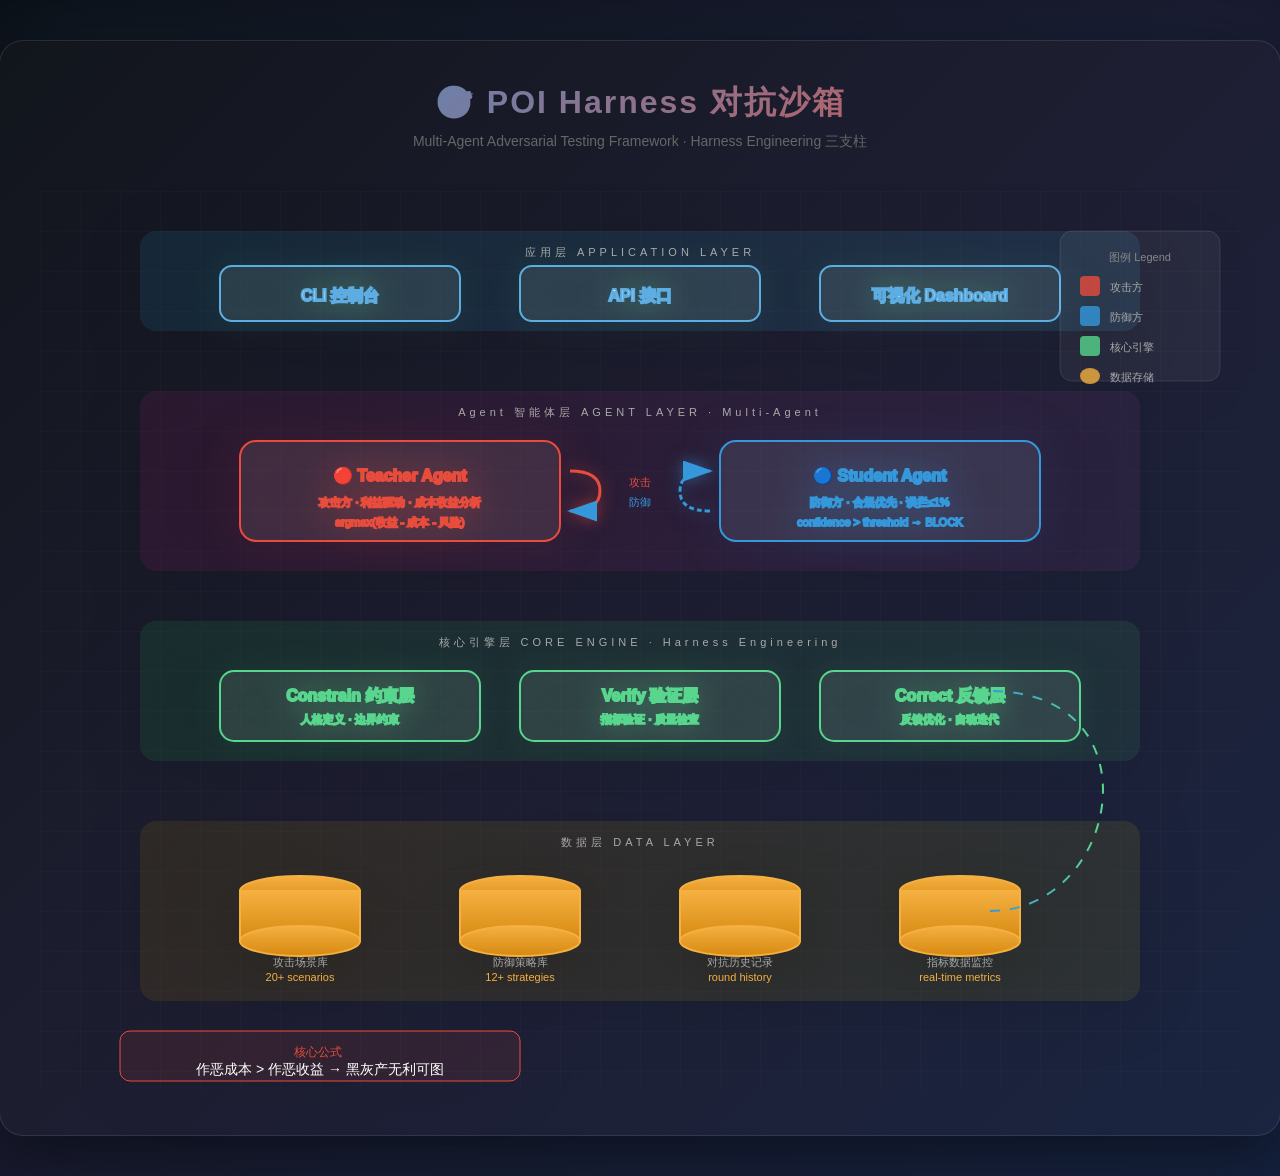
<file: docs/diagrams/architecture.html>
<!DOCTYPE html>
<html lang="zh-CN">
<head>
    <meta charset="UTF-8">
    <meta name="viewport" content="width=device-width, initial-scale=1.0">
    <title>POI Harness 对抗沙箱 - 系统架构图</title>
    <style>
        * { margin: 0; padding: 0; box-sizing: border-box; }
        body {
            font-family: -apple-system, BlinkMacSystemFont, 'Segoe UI', 'PingFang SC', 'Hiragino Sans GB', 'Microsoft YaHei', sans-serif;
            background: linear-gradient(135deg, #0d1117 0%, #1a1a2e 50%, #16213e 100%);
            min-height: 100vh;
            display: flex;
            justify-content: center;
            align-items: center;
            padding: 40px 20px;
        }
        .diagram-container {
            background: rgba(255,255,255,0.02);
            border-radius: 24px;
            padding: 40px;
            box-shadow: 0 20px 60px rgba(0,0,0,0.5), 0 0 100px rgba(52,152,219,0.1);
            border: 1px solid rgba(255,255,255,0.1);
        }
        .diagram-title {
            text-align: center;
            font-size: 32px;
            font-weight: 700;
            background: linear-gradient(135deg, #3498DB, #E74C3C);
            -webkit-background-clip: text;
            -webkit-text-fill-color: transparent;
            margin-bottom: 8px;
            letter-spacing: 2px;
        }
        .diagram-subtitle {
            text-align: center;
            color: #666;
            font-size: 14px;
            margin-bottom: 40px;
        }
        svg { filter: drop-shadow(0 10px 30px rgba(0,0,0,0.3)); }

        /* 层级样式 */
        .layer-app { fill: url(#gradApp); }
        .layer-agent { fill: url(#gradAgent); }
        .layer-core { fill: url(#gradCore); }
        .layer-data { fill: url(#gradData); }

        /* 卡片样式 */
        .card {
            fill: rgba(255,255,255,0.08);
            stroke-width: 2;
            filter: drop-shadow(0 4px 12px rgba(0,0,0,0.3));
        }
        .card-app { stroke: #5DADE2; }
        .card-teacher { stroke: #E74C3C; }
        .card-student { stroke: #3498DB; }
        .card-core { stroke: #58D68D; }
        .card-data { stroke: #F5B041; }

        /* 文字样式 */
        .text-main {
            font-size: 14px;
            font-weight: 600;
            fill: #fff;
        }
        .text-sub {
            font-size: 11px;
            fill: #aaa;
        }
        .text-title {
            font-size: 16px;
            font-weight: 700;
            fill: #fff;
        }

        /* 箭头动画 */
        .arrow-line {
            stroke: url(#arrowGrad);
            stroke-width: 2;
            fill: none;
            stroke-dasharray: 10;
            animation: dash 1s linear infinite;
        }
        @keyframes dash {
            to { stroke-dashoffset: -20; }
        }

        /* 光晕效果 */
        .glow-teacher {
            filter: drop-shadow(0 0 20px rgba(231,76,60,0.5));
        }
        .glow-student {
            filter: drop-shadow(0 0 20px rgba(52,152,219,0.5));
        }
        .glow-core {
            filter: drop-shadow(0 0 15px rgba(88,214,141,0.4));
        }

        /* 对抗循环箭头 */
        .adversarial-arrow {
            stroke-width: 3;
            fill: none;
            marker-end: url(#arrowhead);
        }
        .attack-arrow { stroke: #E74C3C; filter: drop-shadow(0 0 8px rgba(231,76,60,0.6)); }
        .defense-arrow { stroke: #3498DB; filter: drop-shadow(0 0 8px rgba(52,152,219,0.6)); stroke-dasharray: 5,3; }

        /* 数据层图标 */
        .db-icon {
            fill: url(#gradDB);
            stroke: #F5B041;
            stroke-width: 2;
        }
    </style>
</head>
<body>
    <div class="diagram-container">
        <h1 class="diagram-title">🎯 POI Harness 对抗沙箱</h1>
        <p class="diagram-subtitle">Multi-Agent Adversarial Testing Framework · Harness Engineering 三支柱</p>

        <svg width="1200" height="900" viewBox="0 0 1200 900">
            <defs>
                <!-- 渐变定义 -->
                <linearGradient id="gradApp" x1="0%" y1="0%" x2="100%" y2="0%">
                    <stop offset="0%" style="stop-color:#1a4f6a;stop-opacity:0.3"/>
                    <stop offset="100%" style="stop-color:#2d5a7a;stop-opacity:0.3"/>
                </linearGradient>
                <linearGradient id="gradAgent" x1="0%" y1="0%" x2="100%" y2="0%">
                    <stop offset="0%" style="stop-color:#5a1a4a;stop-opacity:0.3"/>
                    <stop offset="100%" style="stop-color:#4a2d5a;stop-opacity:0.3"/>
                </linearGradient>
                <linearGradient id="gradCore" x1="0%" y1="0%" x2="100%" y2="0%">
                    <stop offset="0%" style="stop-color:#1a5a3a;stop-opacity:0.3"/>
                    <stop offset="100%" style="stop-color:#2d5a4a;stop-opacity:0.3"/>
                </linearGradient>
                <linearGradient id="gradData" x1="0%" y1="0%" x2="100%" y2="0%">
                    <stop offset="0%" style="stop-color:#5a4a1a;stop-opacity:0.3"/>
                    <stop offset="100%" style="stop-color:#5a5a2d;stop-opacity:0.3"/>
                </linearGradient>
                <linearGradient id="gradDB" x1="0%" y1="0%" x2="0%" y2="100%">
                    <stop offset="0%" style="stop-color:#F5B041"/>
                    <stop offset="100%" style="stop-color:#D68910"/>
                </linearGradient>
                <linearGradient id="arrowGrad" x1="0%" y1="0%" x2="100%" y2="0%">
                    <stop offset="0%" style="stop-color:#3498DB"/>
                    <stop offset="100%" style="stop-color:#58D68D"/>
                </linearGradient>

                <!-- 箭头标记 -->
                <marker id="arrowhead" markerWidth="10" markerHeight="7" refX="9" refY="3.5" orient="auto">
                    <polygon points="0 0, 10 3.5, 0 7" fill="#3498DB"/>
                </marker>
                <marker id="arrowheadRed" markerWidth="10" markerHeight="7" refX="9" refY="3.5" orient="auto">
                    <polygon points="0 0, 10 3.5, 0 7" fill="#E74C3C"/>
                </marker>
            </defs>

            <!-- 背景网格 -->
            <pattern id="grid" width="40" height="40" patternUnits="userSpaceOnUse">
                <path d="M 40 0 L 0 0 0 40" fill="none" stroke="rgba(255,255,255,0.03)" stroke-width="1"/>
            </pattern>
            <rect width="1200" height="900" fill="url(#grid)"/>

            <!-- === 应用层 === -->
            <g id="layer-app">
                <rect x="100" y="40" width="1000" height="100" rx="16" class="layer-app"/>
                <text x="600" y="65" text-anchor="middle" class="text-sub" style="letter-spacing:4px;">应用层 APPLICATION LAYER</text>

                <!-- CLI 控制台 -->
                <g class="card card-app glow-core" transform="translate(180, 75)">
                    <rect width="240" height="55" rx="12"/>
                    <text x="120" y="35" text-anchor="middle" class="text-title">CLI 控制台</text>
                </g>

                <!-- API 接口 -->
                <g class="card card-app glow-core" transform="translate(480, 75)">
                    <rect width="240" height="55" rx="12"/>
                    <text x="120" y="35" text-anchor="middle" class="text-title">API 接口</text>
                </g>

                <!-- Dashboard -->
                <g class="card card-app glow-core" transform="translate(780, 75)">
                    <rect width="240" height="55" rx="12"/>
                    <text x="120" y="35" text-anchor="middle" class="text-title">可视化 Dashboard</text>
                </g>
            </g>

            <!-- 向下箭头 -->
            <path d="M600 150 L600 190" class="arrow-line"/>

            <!-- === Agent 层 === -->
            <g id="layer-agent">
                <rect x="100" y="200" width="1000" height="180" rx="16" class="layer-agent"/>
                <text x="600" y="225" text-anchor="middle" class="text-sub" style="letter-spacing:4px;">Agent 智能体层 AGENT LAYER · Multi-Agent</text>

                <!-- Teacher Agent -->
                <g class="card card-teacher glow-teacher" transform="translate(200, 250)">
                    <rect width="320" height="100" rx="16"/>
                    <text x="160" y="40" text-anchor="middle" class="text-title" style="fill:#E74C3C;">🔴 Teacher Agent</text>
                    <text x="160" y="65" text-anchor="middle" class="text-sub">攻击方 · 利益驱动 · 成本收益分析</text>
                    <text x="160" y="85" text-anchor="middle" class="text-sub" style="fill:#888;">argmax(收益 - 成本 - 风险)</text>
                </g>

                <!-- Student Agent -->
                <g class="card card-student glow-student" transform="translate(680, 250)">
                    <rect width="320" height="100" rx="16"/>
                    <text x="160" y="40" text-anchor="middle" class="text-title" style="fill:#3498DB;">🔵 Student Agent</text>
                    <text x="160" y="65" text-anchor="middle" class="text-sub">防御方 · 合规优先 · 误拦≤1%</text>
                    <text x="160" y="85" text-anchor="middle" class="text-sub" style="fill:#888;">confidence > threshold → BLOCK</text>
                </g>

                <!-- 对抗循环箭头 -->
                <path class="adversarial-arrow attack-arrow" d="M530 280 Q560 280, 560 300 Q560 320, 530 320"/>
                <path class="adversarial-arrow defense-arrow" d="M670 320 Q640 320, 640 300 Q640 280, 670 280"/>
                <text x="600" y="295" text-anchor="middle" class="text-sub" style="fill:#E74C3C;">攻击</text>
                <text x="600" y="315" text-anchor="middle" class="text-sub" style="fill:#3498DB;">防御</text>
            </g>

            <!-- 向下箭头 -->
            <path d="M600 390 L600 420" class="arrow-line"/>

            <!-- === 核心层 === -->
            <g id="layer-core">
                <rect x="100" y="430" width="1000" height="140" rx="16" class="layer-core"/>
                <text x="600" y="455" text-anchor="middle" class="text-sub" style="letter-spacing:4px;">核心引擎层 CORE ENGINE · Harness Engineering</text>

                <!-- Constrain -->
                <g class="card card-core glow-core" transform="translate(180, 480)">
                    <rect width="260" height="70" rx="14"/>
                    <text x="130" y="30" text-anchor="middle" class="text-title" style="fill:#58D68D;">Constrain 约束层</text>
                    <text x="130" y="52" text-anchor="middle" class="text-sub">人格定义 · 边界约束</text>
                </g>

                <!-- 箭头 -->
                <path d="M450 515 L470 515" class="arrow-line"/>

                <!-- Verify -->
                <g class="card card-core glow-core" transform="translate(480, 480)">
                    <rect width="260" height="70" rx="14"/>
                    <text x="130" y="30" text-anchor="middle" class="text-title" style="fill:#58D68D;">Verify 验证层</text>
                    <text x="130" y="52" text-anchor="middle" class="text-sub">指标验证 · 质量检查</text>
                </g>

                <!-- 箭头 -->
                <path d="M750 515 L770 515" class="arrow-line"/>

                <!-- Correct -->
                <g class="card card-core glow-core" transform="translate(780, 480)">
                    <rect width="260" height="70" rx="14"/>
                    <text x="130" y="30" text-anchor="middle" class="text-title" style="fill:#58D68D;">Correct 反馈层</text>
                    <text x="130" y="52" text-anchor="middle" class="text-sub">反馈优化 · 自动迭代</text>
                </g>
            </g>

            <!-- 向下箭头 -->
            <path d="M600 580 L600 620" class="arrow-line"/>

            <!-- === 数据层 === -->
            <g id="layer-data">
                <rect x="100" y="630" width="1000" height="180" rx="16" class="layer-data"/>
                <text x="600" y="655" text-anchor="middle" class="text-sub" style="letter-spacing:4px;">数据层 DATA LAYER</text>

                <!-- 数据库图标 1 -->
                <g transform="translate(200, 680)">
                    <ellipse cx="60" cy="20" rx="60" ry="15" class="db-icon"/>
                    <rect x="0" y="20" width="120" height="50" class="db-icon"/>
                    <ellipse cx="60" cy="70" rx="60" ry="15" class="db-icon"/>
                    <text x="60" y="95" text-anchor="middle" class="text-sub">攻击场景库</text>
                    <text x="60" y="110" text-anchor="middle" class="text-sub" style="fill:#F5B041;">20+ scenarios</text>
                </g>

                <!-- 数据库图标 2 -->
                <g transform="translate(420, 680)">
                    <ellipse cx="60" cy="20" rx="60" ry="15" class="db-icon"/>
                    <rect x="0" y="20" width="120" height="50" class="db-icon"/>
                    <ellipse cx="60" cy="70" rx="60" ry="15" class="db-icon"/>
                    <text x="60" y="95" text-anchor="middle" class="text-sub">防御策略库</text>
                    <text x="60" y="110" text-anchor="middle" class="text-sub" style="fill:#F5B041;">12+ strategies</text>
                </g>

                <!-- 数据库图标 3 -->
                <g transform="translate(640, 680)">
                    <ellipse cx="60" cy="20" rx="60" ry="15" class="db-icon"/>
                    <rect x="0" y="20" width="120" height="50" class="db-icon"/>
                    <ellipse cx="60" cy="70" rx="60" ry="15" class="db-icon"/>
                    <text x="60" y="95" text-anchor="middle" class="text-sub">对抗历史记录</text>
                    <text x="60" y="110" text-anchor="middle" class="text-sub" style="fill:#F5B041;">round history</text>
                </g>

                <!-- 数据库图标 4 -->
                <g transform="translate(860, 680)">
                    <ellipse cx="60" cy="20" rx="60" ry="15" class="db-icon"/>
                    <rect x="0" y="20" width="120" height="50" class="db-icon"/>
                    <ellipse cx="60" cy="70" rx="60" ry="15" class="db-icon"/>
                    <text x="60" y="95" text-anchor="middle" class="text-sub">指标数据监控</text>
                    <text x="60" y="110" text-anchor="middle" class="text-sub" style="fill:#F5B041;">real-time metrics</text>
                </g>
            </g>

            <!-- 底部反馈循环 -->
            <path class="arrow-line" d="M950 720 C1080 720, 1120 500, 950 500"/>
            <text x="1070" y="600" text-anchor="middle" class="text-sub" style="transform:rotate(90deg);">反馈迭代 Feedback Loop</text>

            <!-- 右侧图例 -->
            <g transform="translate(1020, 40)">
                <rect width="160" height="150" rx="12" fill="rgba(255,255,255,0.05)" stroke="rgba(255,255,255,0.1)"/>
                <text x="80" y="30" text-anchor="middle" class="text-sub" style="fill:#888;">图例 Legend</text>

                <rect x="20" y="45" width="20" height="20" rx="4" fill="#E74C3C" opacity="0.8"/>
                <text x="50" y="60" class="text-sub">攻击方</text>

                <rect x="20" y="75" width="20" height="20" rx="4" fill="#3498DB" opacity="0.8"/>
                <text x="50" y="90" class="text-sub">防御方</text>

                <rect x="20" y="105" width="20" height="20" rx="4" fill="#58D68D" opacity="0.8"/>
                <text x="50" y="120" class="text-sub">核心引擎</text>

                <ellipse cx="30" cy="145" rx="10" ry="8" fill="#F5B041" opacity="0.8"/>
                <text x="50" y="150" class="text-sub">数据存储</text>
            </g>

            <!-- 核心公式 -->
            <g transform="translate(80, 840)">
                <rect width="400" height="50" rx="10" fill="rgba(231,76,60,0.1)" stroke="#E74C3C" stroke-width="1"/>
                <text x="200" y="25" text-anchor="middle" class="text-sub" style="fill:#E74C3C;">
                    <tspan style="font-size:12px;">核心公式</tspan>
                    <tspan x="200" dy="18" style="font-size:14px;fill:#fff;">作恶成本 > 作恶收益 → 黑灰产无利可图</tspan>
                </text>
            </g>
        </svg>
    </div>
</body>
</html>
</file>
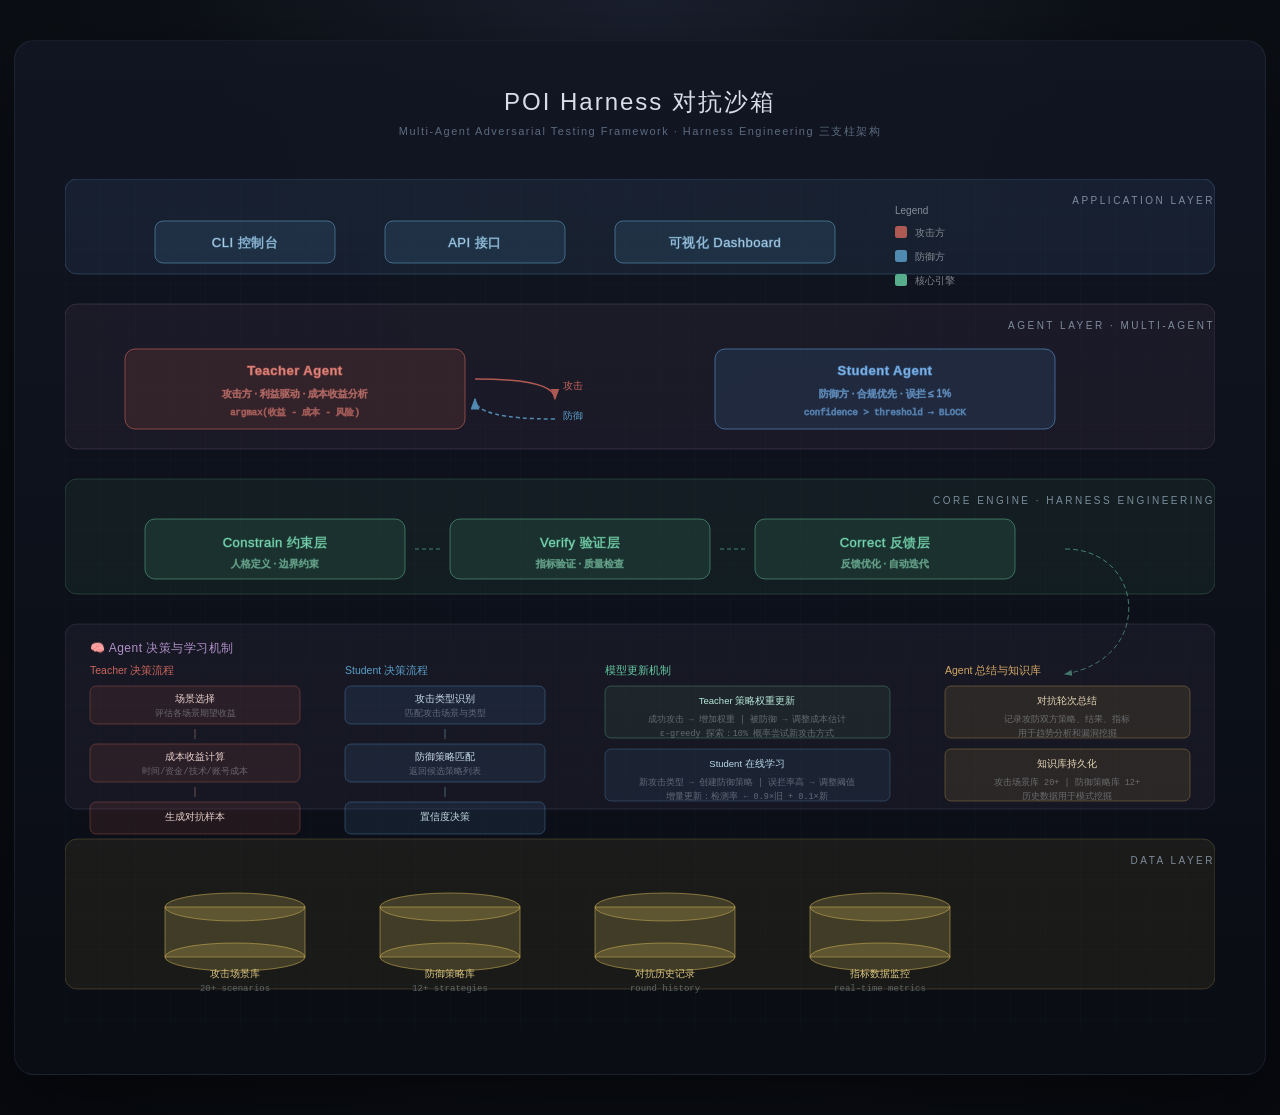
<file: docs/diagrams/architecture_final.html>
<!DOCTYPE html>
<html lang="zh-CN">
<head>
    <meta charset="UTF-8">
    <meta name="viewport" content="width=device-width, initial-scale=1.0">
    <title>POI Harness 对抗沙箱 - 系统架构图</title>
    <style>
        * { margin: 0; padding: 0; box-sizing: border-box; }
        body {
            font-family: -apple-system, BlinkMacSystemFont, 'Segoe UI', 'PingFang SC', 'Hiragino Sans GB', 'Microsoft YaHei', 'HarmonyOS Sans', sans-serif;
            background: radial-gradient(ellipse at top, #1a1f2e 0%, #0d1117 50%, #080a10 100%);
            min-height: 100vh;
            display: flex;
            justify-content: center;
            align-items: center;
            padding: 40px 20px;
        }
        .diagram-container {
            background: linear-gradient(180deg, rgba(18,22,35,0.95) 0%, rgba(10,13,20,0.98) 100%);
            border-radius: 20px;
            padding: 45px 50px;
            box-shadow: 0 30px 80px rgba(0,0,0,0.5);
            border: 1px solid rgba(120,140,160,0.12);
        }
        .diagram-title {
            text-align: center;
            font-size: 24px;
            font-weight: 500;
            color: #d8dee8;
            margin-bottom: 6px;
            letter-spacing: 2px;
        }
        .diagram-subtitle {
            text-align: center;
            color: #5a6a7e;
            font-size: 11px;
            margin-bottom: 40px;
            letter-spacing: 1.5px;
            font-weight: 400;
        }
        svg { display: block; }

        /* 层背景 - 柔和低饱和度 */
        .layer-app { fill: rgba(45,70,95,0.25); stroke: rgba(80,130,170,0.35); stroke-width: 1; }
        .layer-agent { fill: rgba(70,50,75,0.22); stroke: rgba(130,100,140,0.30); stroke-width: 1; }
        .layer-core { fill: rgba(40,75,60,0.22); stroke: rgba(80,150,120,0.30); stroke-width: 1; }
        .layer-data { fill: rgba(80,70,40,0.22); stroke: rgba(160,140,80,0.30); stroke-width: 1; }

        /* 卡片 - 细边框精致风格 */
        .card-app { fill: rgba(50,90,120,0.28); stroke: rgba(100,160,200,0.55); stroke-width: 1; }
        .card-teacher { fill: rgba(120,60,55,0.25); stroke: rgba(200,100,90,0.6); stroke-width: 1; }
        .card-student { fill: rgba(50,90,130,0.25); stroke: rgba(90,150,210,0.6); stroke-width: 1; }
        .card-core { fill: rgba(50,110,85,0.25); stroke: rgba(100,190,150,0.5); stroke-width: 1; }
        .card-data { fill: rgba(150,130,60,0.22); stroke: rgba(220,190,90,0.45); stroke-width: 1; }

        /* 文字 - 细字体 */
        .text-title { font-size: 13px; font-weight: 500; fill: #e8eef4; letter-spacing: 0.5px; }
        .text-desc { font-size: 10px; fill: rgba(230,235,240,0.52); font-weight: 400; }
        .text-label { font-size: 10px; fill: rgba(180,200,220,0.65); letter-spacing: 2.5px; text-transform: uppercase; }
        .text-dim { font-size: 9px; fill: rgba(200,210,220,0.4); font-family: 'Menlo', monospace; }
    </style>
</head>
<body>
    <div class="diagram-container">
        <h1 class="diagram-title">POI Harness 对抗沙箱</h1>
        <p class="diagram-subtitle">Multi-Agent Adversarial Testing Framework · Harness Engineering 三支柱架构</p>

        <svg width="1150" height="850" viewBox="0 0 1150 850">
            <defs>
                <marker id="arrowRed" markerWidth="8" markerHeight="6" refX="7" refY="3" orient="auto">
                    <path d="M0,0 L8,3 L0,6 Z" fill="#c8645a"/>
                </marker>
                <marker id="arrowBlue" markerWidth="8" markerHeight="6" refX="7" refY="3" orient="auto">
                    <path d="M0,0 L8,3 L0,6 Z" fill="#5a9ec8"/>
                </marker>
                <marker id="arrowGreen" markerWidth="8" markerHeight="6" refX="7" refY="3" orient="auto">
                    <path d="M0,0 L8,3 L0,6 Z" fill="#64c8a0"/>
                </marker>
            </defs>

            <!-- 背景网格 -->
            <defs>
                <pattern id="grid" width="35" height="35" patternUnits="userSpaceOnUse">
                    <path d="M 35 0 L 0 0 0 35" fill="none" stroke="rgba(100,130,160,0.035)" stroke-width="1"/>
                </pattern>
            </defs>
            <rect width="1150" height="850" fill="url(#grid)"/>

            <!-- ================= 应用层 ================= -->
            <g id="layer-app" transform="translate(0, 0)">
                <rect x="0" y="0" width="1150" height="95" class="layer-app" rx="12"/>
                <text x="1150" y="25" text-anchor="end" class="text-label">APPLICATION LAYER</text>

                <g class="card-app" transform="translate(90, 42)">
                    <rect width="180" height="42" rx="8"/>
                    <text x="90" y="26" text-anchor="middle" class="text-title">CLI 控制台</text>
                </g>

                <g class="card-app" transform="translate(320, 42)">
                    <rect width="180" height="42" rx="8"/>
                    <text x="90" y="26" text-anchor="middle" class="text-title">API 接口</text>
                </g>

                <g class="card-app" transform="translate(550, 42)">
                    <rect width="220" height="42" rx="8"/>
                    <text x="110" y="26" text-anchor="middle" class="text-title">可视化 Dashboard</text>
                </g>

                <!-- 图例 -->
                <g transform="translate(830, 35)">
                    <text x="0" y="0" class="text-desc" style="fill:rgba(180,190,200,0.7); font-size:10px;">Legend</text>
                    <rect x="0" y="12" width="12" height="12" rx="2.5" fill="#c8645a" opacity="0.85"/>
                    <text x="20" y="22" class="text-desc">攻击方</text>
                    <rect x="0" y="36" width="12" height="12" rx="2.5" fill="#5a9ec8" opacity="0.85"/>
                    <text x="20" y="46" class="text-desc">防御方</text>
                    <rect x="0" y="60" width="12" height="12" rx="2.5" fill="#64c8a0" opacity="0.85"/>
                    <text x="20" y="70" class="text-desc">核心引擎</text>
                </g>
            </g>

            <!-- ================= Agent 层 ================= -->
            <g id="layer-agent" transform="translate(0, 125)">
                <rect x="0" y="0" width="1150" height="145" class="layer-agent" rx="12"/>
                <text x="1150" y="25" text-anchor="end" class="text-label">AGENT LAYER · Multi-Agent</text>

                <!-- Teacher Agent -->
                <g class="card-teacher" transform="translate(60, 45)">
                    <rect width="340" height="80" rx="10"/>
                    <text x="170" y="26" text-anchor="middle" class="text-title" style="fill:#e09088; font-weight:550;">Teacher Agent</text>
                    <text x="170" y="48" text-anchor="middle" class="text-desc">攻击方 · 利益驱动 · 成本收益分析</text>
                    <text x="170" y="66" text-anchor="middle" class="text-dim">argmax(收益 - 成本 - 风险)</text>
                </g>

                <!-- Student Agent -->
                <g class="card-student" transform="translate(650, 45)">
                    <rect width="340" height="80" rx="10"/>
                    <text x="170" y="26" text-anchor="middle" class="text-title" style="fill:#88b8e8; font-weight:550;">Student Agent</text>
                    <text x="170" y="48" text-anchor="middle" class="text-desc">防御方 · 合规优先 · 误拦 ≤ 1%</text>
                    <text x="170" y="66" text-anchor="middle" class="text-dim">confidence &gt; threshold → BLOCK</text>
                </g>

                <!-- 对抗箭头 -->
                <path d="M410 75 Q490 75, 490 95" stroke="#c8645a" stroke-width="1.5" fill="none" marker-end="url(#arrowRed)" opacity="0.85"/>
                <path d="M490 115 Q410 115, 410 95" stroke="#5a9ec8" stroke-width="1.5" fill="none" stroke-dasharray="4,3" marker-end="url(#arrowBlue)" opacity="0.85"/>
                <text x="498" y="85" class="text-desc" style="fill:#c8645a; font-size:9.5px;">攻击</text>
                <text x="498" y="115" class="text-desc" style="fill:#5a9ec8; font-size:9.5px;">防御</text>
            </g>

            <!-- ================= 核心引擎层 ================= -->
            <g id="layer-core" transform="translate(0, 300)">
                <rect x="0" y="0" width="1150" height="115" class="layer-core" rx="12"/>
                <text x="1150" y="25" text-anchor="end" class="text-label">CORE ENGINE · HARNESS ENGINEERING</text>

                <!-- Constrain -->
                <g class="card-core" transform="translate(80, 40)">
                    <rect width="260" height="60" rx="10"/>
                    <text x="130" y="28" text-anchor="middle" class="text-title" style="fill:#88e8c8;">Constrain 约束层</text>
                    <text x="130" y="48" text-anchor="middle" class="text-desc">人格定义 · 边界约束</text>
                </g>

                <!-- 虚线连接 -->
                <line x1="350" y1="70" x2="375" y2="70" stroke="#64c8a0" stroke-width="1" stroke-dasharray="4,3" opacity="0.6"/>

                <!-- Verify -->
                <g class="card-core" transform="translate(385, 40)">
                    <rect width="260" height="60" rx="10"/>
                    <text x="130" y="28" text-anchor="middle" class="text-title" style="fill:#88e8c8;">Verify 验证层</text>
                    <text x="130" y="48" text-anchor="middle" class="text-desc">指标验证 · 质量检查</text>
                </g>

                <!-- 虚线连接 -->
                <line x1="655" y1="70" x2="680" y2="70" stroke="#64c8a0" stroke-width="1" stroke-dasharray="4,3" opacity="0.6"/>

                <!-- Correct -->
                <g class="card-core" transform="translate(690, 40)">
                    <rect width="260" height="60" rx="10"/>
                    <text x="130" y="28" text-anchor="middle" class="text-title" style="fill:#88e8c8;">Correct 反馈层</text>
                    <text x="130" y="48" text-anchor="middle" class="text-desc">反馈优化 · 自动迭代</text>
                </g>

                <!-- 反馈循环箭头 -->
                <path d="M1000 70 C1080 70, 1090 180, 1000 195" stroke="#64c8a0" stroke-width="1" stroke-dasharray="5,3" fill="none" marker-end="url(#arrowGreen)" opacity="0.6"/>
            </g>

            <!-- ================= Agent 决策与更新流程 ================= -->
            <g id="decision-flow" transform="translate(0, 445)">
                <rect x="0" y="0" width="1150" height="185" fill="rgba(80,70,100,0.15)" stroke="rgba(120,100,140,0.25)" stroke-width="1" rx="12"/>
                <text x="25" y="28" class="text-title" style="fill:#b090c8; font-size:12px;">🧠 Agent 决策与学习机制</text>

                <!-- Teacher 决策流程 -->
                <g transform="translate(25, 50)">
                    <text x="0" y="0" class="text-desc" style="fill:#c8645a; font-size:10.5px; font-weight:500;">Teacher 决策流程</text>

                    <rect x="0" y="12" width="210" height="38" rx="6" fill="rgba(120,60,55,0.2)" stroke="rgba(200,100,90,0.35)" stroke-width="1"/>
                    <text x="105" y="28" text-anchor="middle" class="text-desc" style="fill:#e8d0cc; font-size:9.5px;">场景选择</text>
                    <text x="105" y="42" text-anchor="middle" class="text-dim" style="font-size:8.5px;">评估各场景期望收益</text>

                    <line x1="105" y1="55" x2="105" y2="65" stroke="rgba(180,140,130,0.5)" stroke-width="1"/>

                    <rect x="0" y="70" width="210" height="38" rx="6" fill="rgba(120,60,55,0.2)" stroke="rgba(200,100,90,0.35)" stroke-width="1"/>
                    <text x="105" y="86" text-anchor="middle" class="text-desc" style="fill:#e8d0cc; font-size:9.5px;">成本收益计算</text>
                    <text x="105" y="100" text-anchor="middle" class="text-dim" style="font-size:8.5px;">时间/资金/技术/账号成本</text>

                    <line x1="105" y1="113" x2="105" y2="123" stroke="rgba(180,140,130,0.5)" stroke-width="1"/>

                    <rect x="0" y="128" width="210" height="32" rx="6" fill="rgba(120,60,55,0.2)" stroke="rgba(200,100,90,0.35)" stroke-width="1"/>
                    <text x="105" y="146" text-anchor="middle" class="text-desc" style="fill:#e8d0cc; font-size:9.5px;">生成对抗样本</text>
                </g>

                <!-- Student 决策流程 -->
                <g transform="translate(280, 50)">
                    <text x="0" y="0" class="text-desc" style="fill:#5a9ec8; font-size:10.5px; font-weight:500;">Student 决策流程</text>

                    <rect x="0" y="12" width="200" height="38" rx="6" fill="rgba(50,90,130,0.2)" stroke="rgba(90,150,210,0.35)" stroke-width="1"/>
                    <text x="100" y="28" text-anchor="middle" class="text-desc" style="fill:#c8dce8; font-size:9.5px;">攻击类型识别</text>
                    <text x="100" y="42" text-anchor="middle" class="text-dim" style="font-size:8.5px;">匹配攻击场景与类型</text>

                    <line x1="100" y1="55" x2="100" y2="65" stroke="rgba(130,170,200,0.5)" stroke-width="1"/>

                    <rect x="0" y="70" width="200" height="38" rx="6" fill="rgba(50,90,130,0.2)" stroke="rgba(90,150,210,0.35)" stroke-width="1"/>
                    <text x="100" y="86" text-anchor="middle" class="text-desc" style="fill:#c8dce8; font-size:9.5px;">防御策略匹配</text>
                    <text x="100" y="100" text-anchor="middle" class="text-dim" style="font-size:8.5px;">返回候选策略列表</text>

                    <line x1="100" y1="113" x2="100" y2="123" stroke="rgba(130,170,200,0.5)" stroke-width="1"/>

                    <rect x="0" y="128" width="200" height="32" rx="6" fill="rgba(50,90,130,0.2)" stroke="rgba(90,150,210,0.35)" stroke-width="1"/>
                    <text x="100" y="146" text-anchor="middle" class="text-desc" style="fill:#c8dce8; font-size:9.5px;">置信度决策</text>
                </g>

                <!-- 模型更新机制 -->
                <g transform="translate(540, 50)">
                    <text x="0" y="0" class="text-desc" style="fill:#64c8a0; font-size:10.5px; font-weight:500;">模型更新机制</text>

                    <!-- Teacher 更新 -->
                    <rect x="0" y="12" width="285" height="52" rx="6" fill="rgba(60,100,80,0.18)" stroke="rgba(100,200,160,0.3)" stroke-width="1"/>
                    <text x="142" y="30" text-anchor="middle" class="text-desc" style="fill:#b8e8d8; font-size:9.5px;">Teacher 策略权重更新</text>
                    <text x="142" y="48" text-anchor="middle" class="text-dim" style="font-size:8.5px;">成功攻击 → 增加权重 | 被防御 → 调整成本估计</text>
                    <text x="142" y="62" text-anchor="middle" class="text-dim" style="font-size:8.5px;">ε-greedy 探索：10% 概率尝试新攻击方式</text>

                    <!-- Student 更新 -->
                    <rect x="0" y="75" width="285" height="52" rx="6" fill="rgba(50,90,120,0.18)" stroke="rgba(90,150,200,0.3)" stroke-width="1"/>
                    <text x="142" y="93" text-anchor="middle" class="text-desc" style="fill:#b8d8e8; font-size:9.5px;">Student 在线学习</text>
                    <text x="142" y="111" text-anchor="middle" class="text-dim" style="font-size:8.5px;">新攻击类型 → 创建防御策略 | 误拦率高 → 调整阈值</text>
                    <text x="142" y="125" text-anchor="middle" class="text-dim" style="font-size:8.5px;">增量更新：检测率 ← 0.9×旧 + 0.1×新</text>
                </g>

                <!-- Agent 总结 -->
                <g transform="translate(880, 50)">
                    <text x="0" y="0" class="text-desc" style="fill:#d4a864; font-size:10.5px; font-weight:500;">Agent 总结与知识库</text>

                    <rect x="0" y="12" width="245" height="52" rx="6" fill="rgba(140,110,50,0.18)" stroke="rgba(220,180,90,0.3)" stroke-width="1"/>
                    <text x="122" y="30" text-anchor="middle" class="text-desc" style="fill:#e8d8b8; font-size:9.5px;">对抗轮次总结</text>
                    <text x="122" y="48" text-anchor="middle" class="text-dim" style="font-size:8.5px;">记录攻防双方策略、结果、指标</text>
                    <text x="122" y="62" text-anchor="middle" class="text-dim" style="font-size:8.5px;">用于趋势分析和漏洞挖掘</text>

                    <rect x="0" y="75" width="245" height="52" rx="6" fill="rgba(140,110,50,0.18)" stroke="rgba(220,180,90,0.3)" stroke-width="1"/>
                    <text x="122" y="93" text-anchor="middle" class="text-desc" style="fill:#e8d8b8; font-size:9.5px;">知识库持久化</text>
                    <text x="122" y="111" text-anchor="middle" class="text-dim" style="font-size:8.5px;">攻击场景库 20+ | 防御策略库 12+</text>
                    <text x="122" y="125" text-anchor="middle" class="text-dim" style="font-size:8.5px;">历史数据用于模式挖掘</text>
                </g>
            </g>

            <!-- ================= 数据层 ================= -->
            <g id="layer-data" transform="translate(0, 660)">
                <rect x="0" y="0" width="1150" height="150" class="layer-data" rx="12"/>
                <text x="1150" y="25" text-anchor="end" class="text-label">DATA LAYER</text>

                <!-- 数据库 1 -->
                <g transform="translate(100, 50)">
                    <ellipse cx="70" cy="18" rx="70" ry="14" fill="rgba(180,160,80,0.25)" stroke="rgba(220,190,90,0.5)" stroke-width="1"/>
                    <rect x="0" y="18" width="140" height="50" fill="rgba(180,160,80,0.25)" stroke="rgba(220,190,90,0.5)" stroke-width="1"/>
                    <ellipse cx="70" cy="68" rx="70" ry="14" fill="rgba(180,160,80,0.25)" stroke="rgba(220,190,90,0.5)" stroke-width="1"/>
                    <text x="70" y="88" text-anchor="middle" class="text-desc" style="fill:#dcc880; font-size:9.5px;">攻击场景库</text>
                    <text x="70" y="102" text-anchor="middle" class="text-dim">20+ scenarios</text>
                </g>

                <!-- 数据库 2 -->
                <g transform="translate(315, 50)">
                    <ellipse cx="70" cy="18" rx="70" ry="14" fill="rgba(180,160,80,0.25)" stroke="rgba(220,190,90,0.5)" stroke-width="1"/>
                    <rect x="0" y="18" width="140" height="50" fill="rgba(180,160,80,0.25)" stroke="rgba(220,190,90,0.5)" stroke-width="1"/>
                    <ellipse cx="70" cy="68" rx="70" ry="14" fill="rgba(180,160,80,0.25)" stroke="rgba(220,190,90,0.5)" stroke-width="1"/>
                    <text x="70" y="88" text-anchor="middle" class="text-desc" style="fill:#dcc880; font-size:9.5px;">防御策略库</text>
                    <text x="70" y="102" text-anchor="middle" class="text-dim">12+ strategies</text>
                </g>

                <!-- 数据库 3 -->
                <g transform="translate(530, 50)">
                    <ellipse cx="70" cy="18" rx="70" ry="14" fill="rgba(180,160,80,0.25)" stroke="rgba(220,190,90,0.5)" stroke-width="1"/>
                    <rect x="0" y="18" width="140" height="50" fill="rgba(180,160,80,0.25)" stroke="rgba(220,190,90,0.5)" stroke-width="1"/>
                    <ellipse cx="70" cy="68" rx="70" ry="14" fill="rgba(180,160,80,0.25)" stroke="rgba(220,190,90,0.5)" stroke-width="1"/>
                    <text x="70" y="88" text-anchor="middle" class="text-desc" style="fill:#dcc880; font-size:9.5px;">对抗历史记录</text>
                    <text x="70" y="102" text-anchor="middle" class="text-dim">round history</text>
                </g>

                <!-- 数据库 4 -->
                <g transform="translate(745, 50)">
                    <ellipse cx="70" cy="18" rx="70" ry="14" fill="rgba(180,160,80,0.25)" stroke="rgba(220,190,90,0.5)" stroke-width="1"/>
                    <rect x="0" y="18" width="140" height="50" fill="rgba(180,160,80,0.25)" stroke="rgba(220,190,90,0.5)" stroke-width="1"/>
                    <ellipse cx="70" cy="68" rx="70" ry="14" fill="rgba(180,160,80,0.25)" stroke="rgba(220,190,90,0.5)" stroke-width="1"/>
                    <text x="70" y="88" text-anchor="middle" class="text-desc" style="fill:#dcc880; font-size:9.5px;">指标数据监控</text>
                    <text x="70" y="102" text-anchor="middle" class="text-dim">real-time metrics</text>
                </g>
            </g>
        </svg>
    </div>
</body>
</html>
</file>
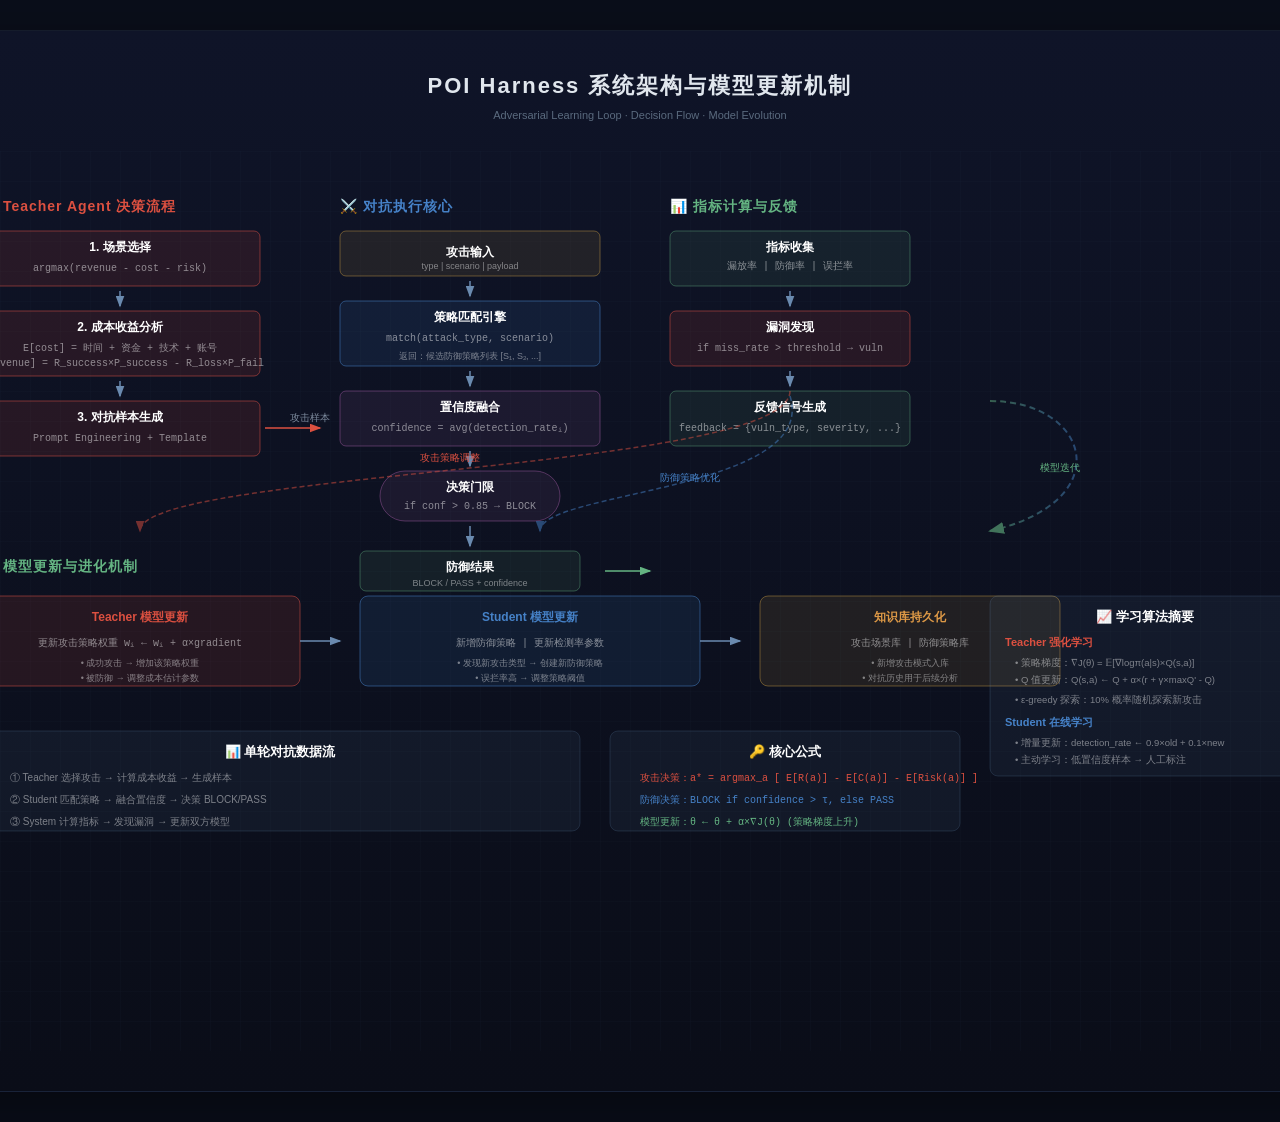
<file: docs/diagrams/architecture_flow.html>
<!DOCTYPE html>
<html lang="zh-CN">
<head>
    <meta charset="UTF-8">
    <meta name="viewport" content="width=device-width, initial-scale=1.0">
    <title>POI Harness - 系统架构与模型更新流程图</title>
    <style>
        * { margin: 0; padding: 0; box-sizing: border-box; }
        body {
            font-family: -apple-system, BlinkMacSystemFont, 'Segoe UI', 'PingFang SC', 'Hiragino Sans GB', 'Microsoft YaHei', sans-serif;
            background: #0a0e1a;
            min-height: 100vh;
            display: flex;
            justify-content: center;
            align-items: center;
            padding: 30px 20px;
        }
        .diagram-container {
            background: linear-gradient(180deg, #0f1428 0%, #0a0d18 100%);
            border-radius: 16px;
            padding: 40px;
            box-shadow: 0 20px 60px rgba(0,0,0,0.4);
            border: 1px solid rgba(100,140,180,0.12);
        }
        .diagram-title {
            text-align: center;
            font-size: 22px;
            font-weight: 600;
            color: #e0e6ed;
            margin-bottom: 8px;
            letter-spacing: 2px;
        }
        .diagram-subtitle {
            text-align: center;
            color: #5a6a7e;
            font-size: 11px;
            margin-bottom: 30px;
        }
        svg { display: block; }

        .card { transition: all 0.3s ease; }
        .card-teacher { fill: rgba(180,60,50,0.15); stroke: rgba(220,80,70,0.5); stroke-width: 1; }
        .card-student { fill: rgba(50,100,160,0.15); stroke: rgba(70,130,200,0.5); stroke-width: 1; }
        .card-process { fill: rgba(80,140,100,0.12); stroke: rgba(100,180,130,0.4); stroke-width: 1; }
        .card-data { fill: rgba(180,140,60,0.12); stroke: rgba(220,170,70,0.4); stroke-width: 1; }
        .card-decision { fill: rgba(140,80,140,0.12); stroke: rgba(180,100,180,0.4); stroke-width: 1; }

        .text-title { font-size: 12px; font-weight: 600; fill: #ffffff; }
        .text-code { font-size: 10px; fill: rgba(255,255,255,0.5); font-family: 'Menlo', monospace; }
        .text-label { font-size: 10px; fill: rgba(200,220,240,0.6); }
        .text-value { font-size: 9px; fill: rgba(255,255,255,0.45); }
    </style>
</head>
<body>
    <div class="diagram-container">
        <h1 class="diagram-title">POI Harness 系统架构与模型更新机制</h1>
        <p class="diagram-subtitle">Adversarial Learning Loop · Decision Flow · Model Evolution</p>

        <svg width="1400" height="900" viewBox="0 0 1400 900">
            <defs>
                <marker id="m-arr" markerWidth="8" markerHeight="6" refX="7" refY="3" orient="auto">
                    <path d="M0,0 L8,3 L0,6 Z" fill="#6a8aaf"/>
                </marker>
                <marker id="m-arr-red" markerWidth="8" markerHeight="6" refX="7" refY="3" orient="auto">
                    <path d="M0,0 L8,3 L0,6 Z" fill="#dc5040"/>
                </marker>
                <marker id="m-arr-blue" markerWidth="8" markerHeight="6" refX="7" refY="3" orient="auto">
                    <path d="M0,0 L8,3 L0,6 Z" fill="#4682c8"/>
                </marker>
                <marker id="m-arr-green" markerWidth="8" markerHeight="6" refX="7" refY="3" orient="auto">
                    <path d="M0,0 L8,3 L0,6 Z" fill="#64b482"/>
                </marker>

                <!-- 渐变定义 -->
                <linearGradient id="grad-update" x1="0%" y1="0%" x2="100%" y2="0%">
                    <stop offset="0%" style="stop-color:#64b482;stop-opacity:0.8"/>
                    <stop offset="100%" style="stop-color:#4682c8;stop-opacity:0.8"/>
                </linearGradient>
            </defs>

            <!-- 背景网格 -->
            <defs>
                <pattern id="grid" width="30" height="30" patternUnits="userSpaceOnUse">
                    <path d="M 30 0 L 0 0 0 30" fill="none" stroke="rgba(100,140,180,0.04)" stroke-width="1"/>
                </pattern>
            </defs>
            <rect width="1400" height="900" fill="url(#grid)"/>

            <!-- ============ 左侧：Teacher Agent 决策流程 ============ -->
            <g id="teacher-flow" transform="translate(40, 60)">
                <text x="0" y="0" class="text-title" style="fill:#dc5040; font-size:14px; letter-spacing:1px;">🔴 Teacher Agent 决策流程</text>

                <!-- 场景选择 -->
                <rect x="0" y="20" width="280" height="55" rx="6" class="card card-teacher"/>
                <text x="140" y="40" text-anchor="middle" class="text-title">1. 场景选择</text>
                <text x="140" y="60" text-anchor="middle" class="text-code">argmax(revenue - cost - risk)</text>

                <line x1="140" y1="80" x2="140" y2="95" stroke="#6a8aaf" stroke-width="1.5" marker-end="url(#m-arr)"/>

                <!-- 成本计算 -->
                <rect x="0" y="100" width="280" height="65" rx="6" class="card card-teacher"/>
                <text x="140" y="120" text-anchor="middle" class="text-title">2. 成本收益分析</text>
                <text x="140" y="140" text-anchor="middle" class="text-code">E[cost] = 时间 + 资金 + 技术 + 账号</text>
                <text x="140" y="155" text-anchor="middle" class="text-code">E[revenue] = R_success×P_success - R_loss×P_fail</text>

                <line x1="140" y1="170" x2="140" y2="185" stroke="#6a8aaf" stroke-width="1.5" marker-end="url(#m-arr)"/>

                <!-- 样本生成 -->
                <rect x="0" y="190" width="280" height="55" rx="6" class="card card-teacher"/>
                <text x="140" y="210" text-anchor="middle" class="text-title">3. 对抗样本生成</text>
                <text x="140" y="230" text-anchor="middle" class="text-code">Prompt Engineering + Template</text>

                <!-- 输出箭头 -->
                <line x1="285" y1="217" x2="340" y2="217" stroke="#dc5040" stroke-width="1.5" marker-end="url(#m-arr-red)"/>
                <text x="310" y="210" class="text-label">攻击样本</text>
            </g>

            <!-- ============ 中间：对抗执行 ============ -->
            <g id="adversarial-core" transform="translate(400, 60)">
                <text x="0" y="0" class="text-title" style="fill:#4682c8; font-size:14px; letter-spacing:1px;">⚔️ 对抗执行核心</text>

                <!-- 攻击输入 -->
                <rect x="0" y="20" width="260" height="45" rx="6" class="card card-data"/>
                <text x="130" y="45" text-anchor="middle" class="text-title">攻击输入</text>
                <text x="130" y="58" text-anchor="middle" class="text-value">type | scenario | payload</text>

                <line x1="130" y1="70" x2="130" y2="85" stroke="#6a8aaf" stroke-width="1.5" marker-end="url(#m-arr)"/>

                <!-- 策略匹配 -->
                <rect x="0" y="90" width="260" height="65" rx="6" class="card card-student"/>
                <text x="130" y="110" text-anchor="middle" class="text-title">策略匹配引擎</text>
                <text x="130" y="130" text-anchor="middle" class="text-code">match(attack_type, scenario)</text>
                <text x="130" y="148" text-anchor="middle" class="text-value">返回：候选防御策略列表 [S₁, S₂, ...]</text>

                <line x1="130" y1="160" x2="130" y2="175" stroke="#6a8aaf" stroke-width="1.5" marker-end="url(#m-arr)"/>

                <!-- 置信度计算 -->
                <rect x="0" y="180" width="260" height="55" rx="6" class="card card-decision"/>
                <text x="130" y="200" text-anchor="middle" class="text-title">置信度融合</text>
                <text x="130" y="220" text-anchor="middle" class="text-code">confidence = avg(detection_rateᵢ)</text>

                <line x1="130" y1="240" x2="130" y2="255" stroke="#6a8aaf" stroke-width="1.5" marker-end="url(#m-arr)"/>

                <!-- 决策门 -->
                <rect x="40" y="260" width="180" height="50" rx="25" class="card card-decision"/>
                <text x="130" y="280" text-anchor="middle" class="text-title">决策门限</text>
                <text x="130" y="298" text-anchor="middle" class="text-code">if conf &gt; 0.85 → BLOCK</text>

                <!-- 输出 -->
                <line x1="130" y1="315" x2="130" y2="335" stroke="#6a8aaf" stroke-width="1.5" marker-end="url(#m-arr)"/>
                <rect x="20" y="340" width="220" height="40" rx="6" class="card card-process"/>
                <text x="130" y="360" text-anchor="middle" class="text-title">防御结果</text>
                <text x="130" y="375" text-anchor="middle" class="text-value">BLOCK / PASS + confidence</text>

                <!-- 右侧指标输出 -->
                <line x1="265" y1="360" x2="310" y2="360" stroke="#64b482" stroke-width="1.5" marker-end="url(#m-arr-green)"/>
            </g>

            <!-- ============ 右侧：指标与反馈 ============ -->
            <g id="metrics-feedback" transform="translate(730, 60)">
                <text x="0" y="0" class="text-title" style="fill:#64b482; font-size:14px; letter-spacing:1px;">📊 指标计算与反馈</text>

                <!-- 指标收集 -->
                <rect x="0" y="20" width="240" height="55" rx="6" class="card card-process"/>
                <text x="120" y="40" text-anchor="middle" class="text-title">指标收集</text>
                <text x="120" y="58" text-anchor="middle" class="text-code">漏放率 | 防御率 | 误拦率</text>

                <line x1="120" y1="80" x2="120" y2="95" stroke="#6a8aaf" stroke-width="1.5" marker-end="url(#m-arr)"/>

                <!-- 漏洞发现 -->
                <rect x="0" y="100" width="240" height="55" rx="6" class="card card-teacher"/>
                <text x="120" y="120" text-anchor="middle" class="text-title">漏洞发现</text>
                <text x="120" y="140" text-anchor="middle" class="text-code">if miss_rate &gt; threshold → vuln</text>

                <line x1="120" y1="160" x2="120" y2="175" stroke="#6a8aaf" stroke-width="1.5" marker-end="url(#m-arr)"/>

                <!-- 反馈生成 -->
                <rect x="0" y="180" width="240" height="55" rx="6" class="card card-process"/>
                <text x="120" y="200" text-anchor="middle" class="text-title">反馈信号生成</text>
                <text x="120" y="220" text-anchor="middle" class="text-code">feedback = {vuln_type, severity, ...}</text>
            </g>

            <!-- ============ 底部：模型更新循环 ============ -->
            <g id="model-update" transform="translate(40, 420)">
                <text x="0" y="0" class="text-title" style="fill:#64b482; font-size:14px; letter-spacing:1px;">🔄 模型更新与进化机制</text>

                <!-- Teacher 更新 -->
                <rect x="0" y="25" width="320" height="90" rx="8" class="card card-teacher"/>
                <text x="160" y="50" text-anchor="middle" class="text-title" style="fill:#dc5040;">Teacher 模型更新</text>
                <text x="160" y="75" text-anchor="middle" class="text-code">更新攻击策略权重 wᵢ ← wᵢ + α×gradient</text>
                <text x="160" y="95" text-anchor="middle" class="text-value">• 成功攻击 → 增加该策略权重</text>
                <text x="160" y="110" text-anchor="middle" class="text-value">• 被防御 → 调整成本估计参数</text>

                <!-- 连接箭头 -->
                <path d="M320 70 L360 70" stroke="#6a8aaf" stroke-width="1.5" marker-end="url(#m-arr)"/>

                <!-- Student 更新 -->
                <rect x="380" y="25" width="340" height="90" rx="8" class="card card-student"/>
                <text x="550" y="50" text-anchor="middle" class="text-title" style="fill:#4682c8;">Student 模型更新</text>
                <text x="550" y="75" text-anchor="middle" class="text-code">新增防御策略 | 更新检测率参数</text>
                <text x="550" y="95" text-anchor="middle" class="text-value">• 发现新攻击类型 → 创建新防御策略</text>
                <text x="550" y="110" text-anchor="middle" class="text-value">• 误拦率高 → 调整策略阈值</text>

                <!-- 连接箭头 -->
                <path d="M720 70 L760 70" stroke="#6a8aaf" stroke-width="1.5" marker-end="url(#m-arr)"/>

                <!-- 知识库更新 -->
                <rect x="780" y="25" width="300" height="90" rx="8" class="card card-data"/>
                <text x="930" y="50" text-anchor="middle" class="text-title" style="fill:#dc9846;">知识库持久化</text>
                <text x="930" y="75" text-anchor="middle" class="text-code">攻击场景库 | 防御策略库</text>
                <text x="930" y="95" text-anchor="middle" class="text-value">• 新增攻击模式入库</text>
                <text x="930" y="110" text-anchor="middle" class="text-value">• 对抗历史用于后续分析</text>
            </g>

            <!-- ============ 大循环箭头：完整学习闭环 ============ -->
            <path d="M1050 250 C1150 250, 1180 350, 1050 380"
                  fill="none" stroke="url(#grad-update)" stroke-width="2"
                  stroke-dasharray="6,4" marker-end="url(#m-arr-green)" opacity="0.6"/>
            <text x="1100" y="320" class="text-label" style="fill:#64b482;">模型迭代</text>

            <!-- 从反馈到 Teacher 更新的连接 -->
            <path d="M850 240 C850 320, 200 320, 200 380"
                  fill="none" stroke="#dc5040" stroke-width="1.5"
                  stroke-dasharray="5,3" marker-end="url(#m-arr-red)" opacity="0.5"/>
            <text x="480" y="310" class="text-label" style="fill:#dc5040;">攻击策略调整</text>

            <!-- 从反馈到 Student 更新的连接 -->
            <path d="M850 245 C880 340, 600 340, 600 380"
                  fill="none" stroke="#4682c8" stroke-width="1.5"
                  stroke-dasharray="5,3" marker-end="url(#m-arr-blue)" opacity="0.5"/>
            <text x="720" y="330" class="text-label" style="fill:#4682c8;">防御策略优化</text>

            <!-- ============ 右下角：学习算法摘要 ============ -->
            <g id="learning-summary" transform="translate(1050, 420)">
                <rect x="0" y="25" width="310" height="180" rx="8"
                      fill="rgba(100,140,180,0.08)" stroke="rgba(100,140,180,0.2)" stroke-width="1"/>
                <text x="155" y="50" text-anchor="middle" class="text-title" style="font-size:13px;">📈 学习算法摘要</text>

                <!-- Teacher 学习 -->
                <text x="15" y="75" class="text-title" style="fill:#dc5040; font-size:11px;">Teacher 强化学习</text>
                <text x="25" y="95" class="text-value" style="font-size:9.5px;">• 策略梯度：∇J(θ) = 𝔼[∇logπ(a|s)×Q(s,a)]</text>
                <text x="25" y="112" class="text-value" style="font-size:9.5px;">• Q 值更新：Q(s,a) ← Q + α×(r + γ×maxQ' - Q)</text>
                <text x="25" y="132" class="text-value" style="font-size:9.5px;">• ε-greedy 探索：10% 概率随机探索新攻击</text>

                <!-- Student 学习 -->
                <text x="15" y="155" class="text-title" style="fill:#4682c8; font-size:11px;">Student 在线学习</text>
                <text x="25" y="175" class="text-value" style="font-size:9.5px;">• 增量更新：detection_rate ← 0.9×old + 0.1×new</text>
                <text x="25" y="192" class="text-value" style="font-size:9.5px;">• 主动学习：低置信度样本 → 人工标注</text>
            </g>

            <!-- ============ 左下角：数据流总结 ============ -->
            <g id="dataflow-summary" transform="translate(40, 580)">
                <rect x="0" y="0" width="600" height="100" rx="8"
                      fill="rgba(100,140,180,0.08)" stroke="rgba(100,140,180,0.2)" stroke-width="1"/>
                <text x="300" y="25" text-anchor="middle" class="text-title" style="font-size:13px;">📊 单轮对抗数据流</text>

                <text x="30" y="50" class="text-value" style="font-size:10px;">
                    <tspan fill="#dc5040; font-weight:600;">① Teacher</tspan> 选择攻击 → 计算成本收益 → 生成样本
                </text>
                <text x="30" y="72" class="text-value" style="font-size:10px;">
                    <tspan fill="#4682c8; font-weight:600;">② Student</tspan> 匹配策略 → 融合置信度 → 决策 BLOCK/PASS
                </text>
                <text x="30" y="94" class="text-value" style="font-size:10px;">
                    <tspan fill="#64b482; font-weight:600;">③ System</tspan> 计算指标 → 发现漏洞 → 更新双方模型
                </text>
            </g>

            <!-- ============ 底部中央：关键公式 ============ -->
            <g id="formulas" transform="translate(670, 580)">
                <rect x="0" y="0" width="350" height="100" rx="8"
                      fill="rgba(100,140,180,0.08)" stroke="rgba(100,140,180,0.2)" stroke-width="1"/>
                <text x="175" y="25" text-anchor="middle" class="text-title" style="font-size:13px;">🔑 核心公式</text>

                <text x="30" y="50" class="text-code" style="font-size:10px; fill:#dc5040;">
                    攻击决策：a* = argmax_a [ E[R(a)] - E[C(a)] - E[Risk(a)] ]
                </text>
                <text x="30" y="72" class="text-code" style="font-size:10px; fill:#4682c8;">
                    防御决策：BLOCK if confidence &gt; τ, else PASS
                </text>
                <text x="30" y="94" class="text-code" style="font-size:10px; fill:#64b482;">
                    模型更新：θ ← θ + α×∇J(θ)  (策略梯度上升)
                </text>
            </g>
        </svg>
    </div>
</body>
</html>
</file>
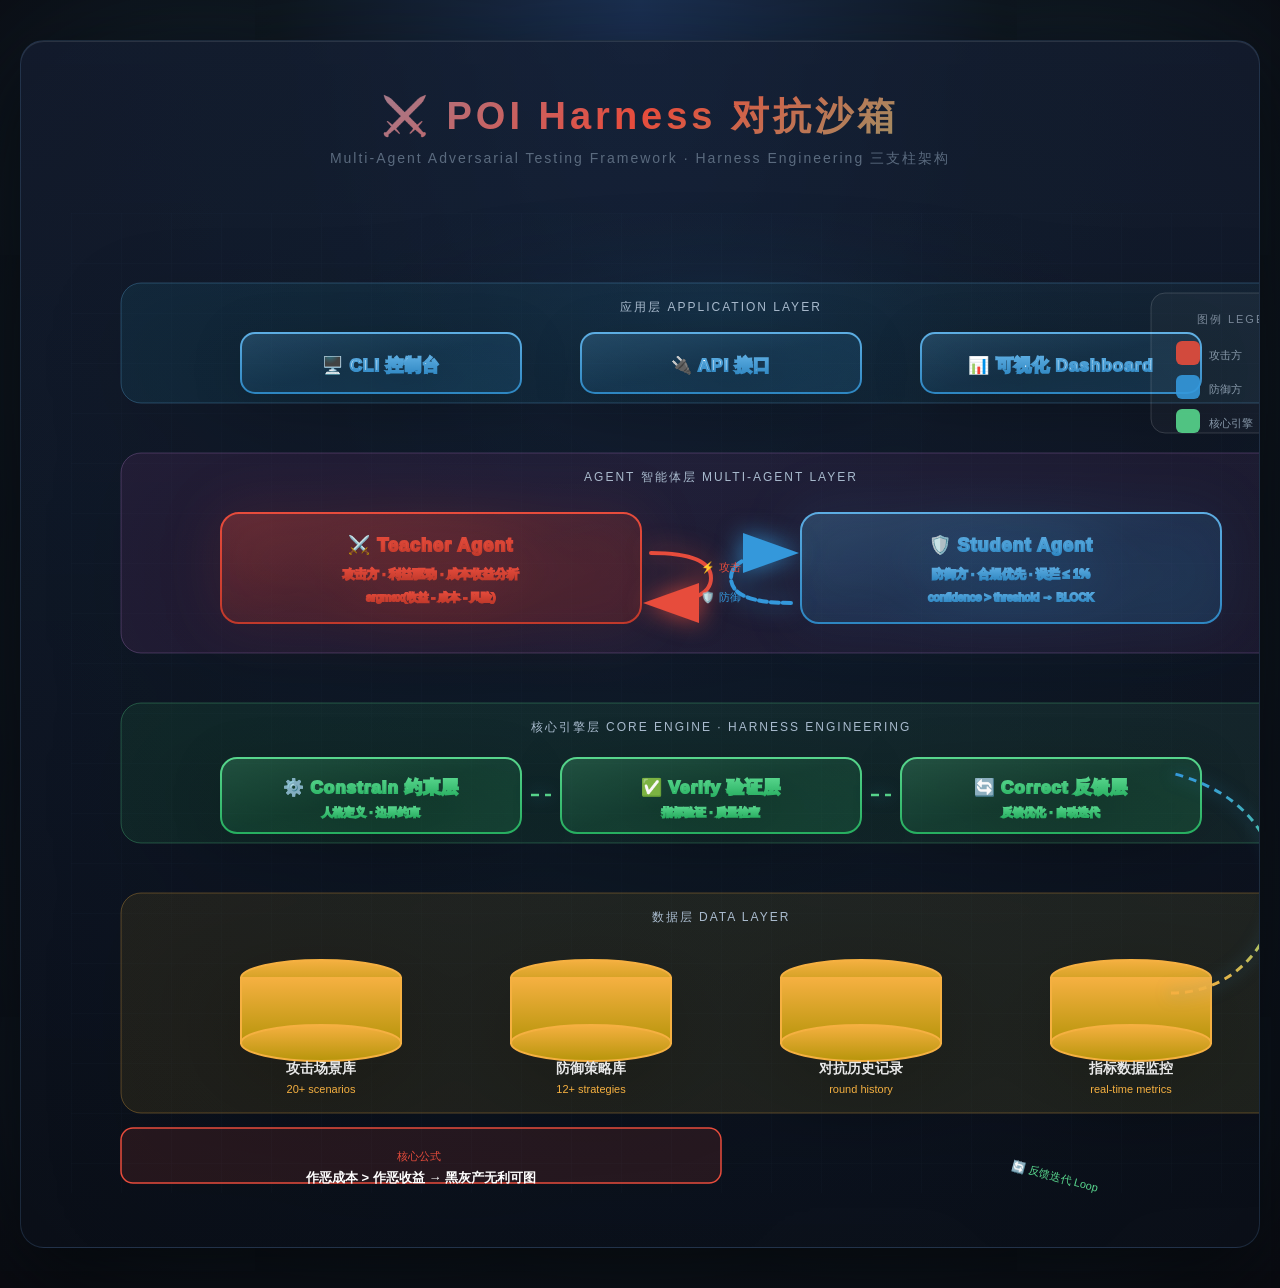
<file: docs/diagrams/architecture_v2.html>
<!DOCTYPE html>
<html lang="zh-CN">
<head>
    <meta charset="UTF-8">
    <meta name="viewport" content="width=device-width, initial-scale=1.0">
    <title>POI Harness 对抗沙箱 - 系统架构图</title>
    <style>
        * { margin: 0; padding: 0; box-sizing: border-box; }
        body {
            font-family: -apple-system, BlinkMacSystemFont, 'Segoe UI', 'PingFang SC', 'Hiragino Sans GB', 'Microsoft YaHei', 'HarmonyOS Sans', sans-serif;
            background: radial-gradient(ellipse at 50% 0%, #1a2a4a 0%, #0d1117 40%, #0a0a0f 100%);
            min-height: 100vh;
            display: flex;
            justify-content: center;
            align-items: center;
            padding: 40px 20px;
        }
        .diagram-container {
            background: linear-gradient(180deg, rgba(20,30,50,0.8) 0%, rgba(10,15,25,0.9) 100%);
            border-radius: 24px;
            padding: 50px;
            box-shadow:
                0 30px 80px rgba(0,0,0,0.6),
                0 0 200px rgba(52,152,219,0.15),
                inset 0 1px 0 rgba(255,255,255,0.1);
            border: 1px solid rgba(100,150,200,0.2);
            position: relative;
            overflow: hidden;
        }
        .diagram-container::before {
            content: '';
            position: absolute;
            top: -50%;
            left: -50%;
            width: 200%;
            height: 200%;
            background: radial-gradient(circle at 50% 50%, rgba(52,152,219,0.05) 0%, transparent 50%);
            animation: pulse 8s ease-in-out infinite;
        }
        @keyframes pulse {
            0%, 100% { opacity: 0.5; transform: scale(1); }
            50% { opacity: 0.8; transform: scale(1.05); }
        }
        .diagram-title {
            text-align: center;
            font-size: 38px;
            font-weight: 800;
            background: linear-gradient(135deg, #5DADE2 0%, #E74C3C 50%, #58D68D 100%);
            -webkit-background-clip: text;
            -webkit-text-fill-color: transparent;
            background-clip: text;
            margin-bottom: 8px;
            letter-spacing: 4px;
            position: relative;
            z-index: 1;
        }
        .diagram-subtitle {
            text-align: center;
            color: #5a6a7e;
            font-size: 14px;
            margin-bottom: 45px;
            letter-spacing: 2px;
            position: relative;
            z-index: 1;
        }
        svg { filter: drop-shadow(0 20px 40px rgba(0,0,0,0.4)); position: relative; z-index: 1; }

        /* 卡片样式 - 3D 玻璃效果 */
        .card {
            filter: drop-shadow(0 8px 24px rgba(0,0,0,0.4));
            transition: all 0.3s ease;
        }
        .card-app {
            fill: url(#glassBlue);
            stroke: url(#strokeBlue);
            stroke-width: 2;
        }
        .card-teacher {
            fill: url(#glassRed);
            stroke: url(#strokeRed);
            stroke-width: 2;
            filter: drop-shadow(0 0 30px rgba(231,76,60,0.4));
        }
        .card-student {
            fill: url(#glassBlue);
            stroke: url(#strokeBlue);
            stroke-width: 2;
            filter: drop-shadow(0 0 30px rgba(52,152,219,0.4));
        }
        .card-core {
            fill: url(#glassGreen);
            stroke: url(#strokeGreen);
            stroke-width: 2;
        }
        .card-data {
            fill: url(#glassGold);
            stroke: url(#strokeGold);
            stroke-width: 2;
        }

        /* 文字样式 */
        .text-title {
            font-size: 17px;
            font-weight: 700;
            fill: #ffffff;
            letter-spacing: 1px;
        }
        .text-main {
            font-size: 14px;
            font-weight: 600;
            fill: #e8e8e8;
        }
        .text-sub {
            font-size: 11px;
            fill: #8899aa;
        }
        .text-label {
            font-size: 12px;
            font-weight: 500;
            fill: #aabccf;
            letter-spacing: 2px;
            text-transform: uppercase;
        }

        /* 连接箭头动画 */
        .flow-arrow {
            stroke: url(#flowGradient);
            stroke-width: 2.5;
            fill: none;
            stroke-dasharray: 8,6;
            animation: flowMove 1.5s linear infinite;
            filter: drop-shadow(0 0 8px rgba(52,152,219,0.6));
        }
        @keyframes flowMove {
            to { stroke-dashoffset: -28; }
        }

        /* 对抗循环箭头 */
        .attack-arrow {
            stroke: #E74C3C;
            stroke-width: 4;
            fill: none;
            stroke-linecap: round;
            marker-end: url(#arrowRed);
            filter: drop-shadow(0 0 12px rgba(231,76,60,0.8));
            animation: glowPulse 2s ease-in-out infinite;
        }
        .defense-arrow {
            stroke: #3498DB;
            stroke-width: 4;
            fill: none;
            stroke-linecap: round;
            stroke-dasharray: 8,4;
            marker-end: url(#arrowBlue);
            filter: drop-shadow(0 0 12px rgba(52,152,219,0.8));
            animation: glowPulse 2s ease-in-out infinite reverse;
        }
        @keyframes glowPulse {
            0%, 100% { filter: drop-shadow(0 0 12px currentColor); }
            50% { filter: drop-shadow(0 0 25px currentColor); }
        }

        /* 数据库图标渐变动画 */
        .db-gradient {
            animation: dbShift 4s ease-in-out infinite;
        }
        @keyframes dbShift {
            0%, 100% { stop-color: #F5B041; }
            50% { stop-color: #F7DC6F; }
        }

        /* 层背景 */
        .layer-bg {
            rx: 20;
            stroke-width: 1;
        }
        .layer-app-bg {
            fill: url(#layerApp);
            stroke: rgba(93,173,226,0.3);
        }
        .layer-agent-bg {
            fill: url(#layerAgent);
            stroke: rgba(175,122,197,0.3);
        }
        .layer-core-bg {
            fill: url(#layerCore);
            stroke: rgba(88,214,141,0.3);
        }
        .layer-data-bg {
            fill: url(#layerData);
            stroke: rgba(245,176,65,0.3);
        }
    </style>
</head>
<body>
    <div class="diagram-container">
        <h1 class="diagram-title">⚔️ POI Harness 对抗沙箱</h1>
        <p class="diagram-subtitle">Multi-Agent Adversarial Testing Framework · Harness Engineering 三支柱架构</p>

        <svg width="1300" height="980" viewBox="0 0 1300 980">
            <defs>
                <!-- 玻璃拟态渐变 -->
                <linearGradient id="glassBlue" x1="0%" y1="0%" x2="100%" y2="100%">
                    <stop offset="0%" style="stop-color:rgba(93,173,226,0.25)"/>
                    <stop offset="50%" style="stop-color:rgba(52,152,219,0.15)"/>
                    <stop offset="100%" style="stop-color:rgba(41,128,185,0.2)"/>
                </linearGradient>
                <linearGradient id="glassRed" x1="0%" y1="0%" x2="100%" y2="100%">
                    <stop offset="0%" style="stop-color:rgba(231,76,60,0.3)"/>
                    <stop offset="50%" style="stop-color:rgba(192,57,43,0.2)"/>
                    <stop offset="100%" style="stop-color:rgba(155,44,36,0.25)"/>
                </linearGradient>
                <linearGradient id="glassGreen" x1="0%" y1="0%" x2="100%" y2="100%">
                    <stop offset="0%" style="stop-color:rgba(88,214,141,0.25)"/>
                    <stop offset="50%" style="stop-color:rgba(46,204,113,0.15)"/>
                    <stop offset="100%" style="stop-color:rgba(39,174,96,0.2)"/>
                </linearGradient>
                <linearGradient id="glassGold" x1="0%" y1="0%" x2="100%" y2="100%">
                    <stop offset="0%" style="stop-color:rgba(245,176,65,0.25)"/>
                    <stop offset="50%" style="stop-color:rgba(243,156,18,0.15)"/>
                    <stop offset="100%" style="stop-color:rgba(211,134,13,0.2)"/>
                </linearGradient>

                <!-- 描边渐变 -->
                <linearGradient id="strokeBlue" x1="0%" y1="0%" x2="0%" y2="100%">
                    <stop offset="0%" style="stop-color:#5DADE2"/>
                    <stop offset="100%" style="stop-color:#2E86C1"/>
                </linearGradient>
                <linearGradient id="strokeRed" x1="0%" y1="0%" x2="0%" y2="100%">
                    <stop offset="0%" style="stop-color:#E74C3C"/>
                    <stop offset="100%" style="stop-color:#C0392B"/>
                </linearGradient>
                <linearGradient id="strokeGreen" x1="0%" y1="0%" x2="0%" y2="100%">
                    <stop offset="0%" style="stop-color:#58D68D"/>
                    <stop offset="100%" style="stop-color:#27AE60"/>
                </linearGradient>
                <linearGradient id="strokeGold" x1="0%" y1="0%" x2="0%" y2="100%">
                    <stop offset="0%" style="stop-color:#F5B041"/>
                    <stop offset="100%" style="stop-color:#D68910"/>
                </linearGradient>

                <!-- 层背景渐变 -->
                <linearGradient id="layerApp" x1="0%" y1="0%" x2="100%" y2="0%">
                    <stop offset="0%" style="stop-color:rgba(22,83,109,0.25)"/>
                    <stop offset="100%" style="stop-color:rgba(30,66,86,0.25)"/>
                </linearGradient>
                <linearGradient id="layerAgent" x1="0%" y1="0%" x2="100%" y2="0%">
                    <stop offset="0%" style="stop-color:rgba(88,44,97,0.25)"/>
                    <stop offset="100%" style="stop-color:rgba(74,45,90,0.25)"/>
                </linearGradient>
                <linearGradient id="layerCore" x1="0%" y1="0%" x2="100%" y2="0%">
                    <stop offset="0%" style="stop-color:rgba(26,90,58,0.25)"/>
                    <stop offset="100%" style="stop-color:rgba(45,90,74,0.25)"/>
                </linearGradient>
                <linearGradient id="layerData" x1="0%" y1="0%" x2="100%" y2="0%">
                    <stop offset="0%" style="stop-color:rgba(90,74,26,0.25)"/>
                    <stop offset="100%" style="stop-color:rgba(90,90,45,0.25)"/>
                </linearGradient>

                <!-- 流动箭头渐变 -->
                <linearGradient id="flowGradient" x1="0%" y1="0%" x2="0%" y2="100%">
                    <stop offset="0%" style="stop-color:#3498DB"/>
                    <stop offset="50%" style="stop-color:#58D68D"/>
                    <stop offset="100%" style="stop-color:#F5B041"/>
                </linearGradient>

                <!-- 箭头标记 -->
                <marker id="arrowRed" markerWidth="14" markerHeight="10" refX="12" refY="5" orient="auto">
                    <path d="M0,0 L14,5 L0,10 Z" fill="#E74C3C"/>
                </marker>
                <marker id="arrowBlue" markerWidth="14" markerHeight="10" refX="12" refY="5" orient="auto">
                    <path d="M0,0 L14,5 L0,10 Z" fill="#3498DB"/>
                </marker>
                <marker id="arrowWhite" markerWidth="12" markerHeight="8" refX="10" refY="4" orient="auto">
                    <path d="M0,0 L12,4 L0,8 Z" fill="#58D68D"/>
                </marker>
            </defs>

            <!-- 背景装饰网格 -->
            <defs>
                <pattern id="grid" width="50" height="50" patternUnits="userSpaceOnUse">
                    <path d="M 50 0 L 0 0 0 50" fill="none" stroke="rgba(100,150,200,0.04)" stroke-width="1"/>
                </pattern>
            </defs>
            <rect width="1300" height="980" fill="url(#grid)"/>

            <!-- 装饰光效 -->
            <ellipse cx="650" cy="100" rx="400" ry="150" fill="url(#decorGlow)" opacity="0.3"/>
            <defs>
                <radialGradient id="decorGlow">
                    <stop offset="0%" style="stop-color:rgba(52,152,219,0.3)"/>
                    <stop offset="100%" style="stop-color:transparent"/>
                </radialGradient>
            </defs>

            <!-- ================= 应用层 ================= -->
            <g id="layer-app" transform="translate(50, 70)">
                <rect x="0" y="0" width="1200" height="120" class="layer-bg layer-app-bg"/>
                <text x="600" y="28" text-anchor="middle" class="text-label" letter-spacing="6">应用层 Application Layer</text>

                <!-- CLI 控制台 -->
                <g class="card card-app" transform="translate(120, 50)">
                    <rect width="280" height="60" rx="14"/>
                    <text x="140" y="38" text-anchor="middle" class="text-title">🖥️ CLI 控制台</text>
                </g>

                <!-- API 接口 -->
                <g class="card card-app" transform="translate(460, 50)">
                    <rect width="280" height="60" rx="14"/>
                    <text x="140" y="38" text-anchor="middle" class="text-title">🔌 API 接口</text>
                </g>

                <!-- Dashboard -->
                <g class="card card-app" transform="translate(800, 50)">
                    <rect width="280" height="60" rx="14"/>
                    <text x="140" y="38" text-anchor="middle" class="text-title">📊 可视化 Dashboard</text>
                </g>
            </g>

            <!-- 流动箭头 1 -->
            <path d="M650 200 L650 230" class="flow-arrow"/>

            <!-- ================= Agent 层 ================= -->
            <g id="layer-agent" transform="translate(50, 240)">
                <rect x="0" y="0" width="1200" height="200" class="layer-bg layer-agent-bg"/>
                <text x="600" y="28" text-anchor="middle" class="text-label" letter-spacing="6">Agent 智能体层 Multi-Agent Layer</text>

                <!-- Teacher Agent -->
                <g class="card card-teacher" transform="translate(100, 60)">
                    <rect width="420" height="110" rx="18"/>
                    <text x="210" y="38" text-anchor="middle" class="text-title" style="fill:#E74C3C; font-size:18px;">⚔️ Teacher Agent</text>
                    <text x="210" y="65" text-anchor="middle" class="text-sub" style="fill:#e8a598; font-size:12px;">攻击方 · 利益驱动 · 成本收益分析</text>
                    <text x="210" y="88" text-anchor="middle" class="text-sub" style="fill:#955; font-size:11px;">argmax(收益 - 成本 - 风险)</text>
                </g>

                <!-- Student Agent -->
                <g class="card card-student" transform="translate(680, 60)">
                    <rect width="420" height="110" rx="18"/>
                    <text x="210" y="38" text-anchor="middle" class="text-title" style="fill:#5DADE2; font-size:18px;">🛡️ Student Agent</text>
                    <text x="210" y="65" text-anchor="middle" class="text-sub" style="fill:#a5d8e8; font-size:12px;">防御方 · 合规优先 · 误拦 ≤ 1%</text>
                    <text x="210" y="88" text-anchor="middle" class="text-sub" style="fill:#569; font-size:11px;">confidence > threshold → BLOCK</text>
                </g>

                <!-- 对抗循环箭头 -->
                <path class="attack-arrow" d="M530 100 Q590 100, 590 125 Q590 150, 530 150"/>
                <path class="defense-arrow" d="M670 150 Q610 150, 610 125 Q610 100, 670 100"/>
                <text x="600" y="118" text-anchor="middle" class="text-sub" style="fill:#E74C3C; font-size:11px;">⚡ 攻击</text>
                <text x="600" y="148" text-anchor="middle" class="text-sub" style="fill:#3498DB; font-size:11px;">🛡️ 防御</text>
            </g>

            <!-- 流动箭头 2 -->
            <path d="M650 450 L650 480" class="flow-arrow"/>

            <!-- ================= 核心层 ================= -->
            <g id="layer-core" transform="translate(50, 490)">
                <rect x="0" y="0" width="1200" height="140" class="layer-bg layer-core-bg"/>
                <text x="600" y="28" text-anchor="middle" class="text-label" letter-spacing="6">核心引擎层 Core Engine · Harness Engineering</text>

                <!-- Constrain -->
                <g class="card card-core" transform="translate(100, 55)">
                    <rect width="300" height="75" rx="16"/>
                    <text x="150" y="35" text-anchor="middle" class="text-title" style="fill:#58D68D;">⚙️ Constrain 约束层</text>
                    <text x="150" y="58" text-anchor="middle" class="text-sub">人格定义 · 边界约束</text>
                </g>

                <!-- 连接箭头 -->
                <path d="M410 92 L430 92" class="flow-arrow" style="stroke:#58D68D; animation-duration:1s;"/>

                <!-- Verify -->
                <g class="card card-core" transform="translate(440, 55)">
                    <rect width="300" height="75" rx="16"/>
                    <text x="150" y="35" text-anchor="middle" class="text-title" style="fill:#58D68D;">✅ Verify 验证层</text>
                    <text x="150" y="58" text-anchor="middle" class="text-sub">指标验证 · 质量检查</text>
                </g>

                <!-- 连接箭头 -->
                <path d="M750 92 L770 92" class="flow-arrow" style="stroke:#58D68D; animation-duration:1s;"/>

                <!-- Correct -->
                <g class="card card-core" transform="translate(780, 55)">
                    <rect width="300" height="75" rx="16"/>
                    <text x="150" y="35" text-anchor="middle" class="text-title" style="fill:#58D68D;">🔄 Correct 反馈层</text>
                    <text x="150" y="58" text-anchor="middle" class="text-sub">反馈优化 · 自动迭代</text>
                </g>
            </g>

            <!-- 流动箭头 3 -->
            <path d="M650 640 L650 670" class="flow-arrow"/>

            <!-- ================= 数据层 ================= -->
            <g id="layer-data" transform="translate(50, 680)">
                <rect x="0" y="0" width="1200" height="220" class="layer-bg layer-data-bg"/>
                <text x="600" y="28" text-anchor="middle" class="text-label" letter-spacing="6">数据层 Data Layer</text>

                <!-- 数据库 1 -->
                <g transform="translate(100, 60)">
                    <defs>
                        <linearGradient id="db1" x1="0%" y1="0%" x2="0%" y2="100%">
                            <stop offset="0%" class="db-gradient" style="stop-color:#F5B041"/>
                            <stop offset="100%" class="db-gradient" style="stop-color:#B7950B"/>
                        </linearGradient>
                    </defs>
                    <ellipse cx="100" cy="25" rx="80" ry="18" fill="url(#db1)" stroke="#F5B041" stroke-width="2"/>
                    <rect x="20" y="25" width="160" height="65" fill="url(#db1)" stroke="#F5B041" stroke-width="2"/>
                    <ellipse cx="100" cy="90" rx="80" ry="18" fill="url(#db1)" stroke="#F5B041" stroke-width="2"/>
                    <text x="100" y="120" text-anchor="middle" class="text-main">攻击场景库</text>
                    <text x="100" y="140" text-anchor="middle" class="text-sub" style="fill:#F5B041;">20+ scenarios</text>
                </g>

                <!-- 数据库 2 -->
                <g transform="translate(370, 60)">
                    <ellipse cx="100" cy="25" rx="80" ry="18" fill="url(#db1)" stroke="#F5B041" stroke-width="2"/>
                    <rect x="20" y="25" width="160" height="65" fill="url(#db1)" stroke="#F5B041" stroke-width="2"/>
                    <ellipse cx="100" cy="90" rx="80" ry="18" fill="url(#db1)" stroke="#F5B041" stroke-width="2"/>
                    <text x="100" y="120" text-anchor="middle" class="text-main">防御策略库</text>
                    <text x="100" y="140" text-anchor="middle" class="text-sub" style="fill:#F5B041;">12+ strategies</text>
                </g>

                <!-- 数据库 3 -->
                <g transform="translate(640, 60)">
                    <ellipse cx="100" cy="25" rx="80" ry="18" fill="url(#db1)" stroke="#F5B041" stroke-width="2"/>
                    <rect x="20" y="25" width="160" height="65" fill="url(#db1)" stroke="#F5B041" stroke-width="2"/>
                    <ellipse cx="100" cy="90" rx="80" ry="18" fill="url(#db1)" stroke="#F5B041" stroke-width="2"/>
                    <text x="100" y="120" text-anchor="middle" class="text-main">对抗历史记录</text>
                    <text x="100" y="140" text-anchor="middle" class="text-sub" style="fill:#F5B041;">round history</text>
                </g>

                <!-- 数据库 4 -->
                <g transform="translate(910, 60)">
                    <ellipse cx="100" cy="25" rx="80" ry="18" fill="url(#db1)" stroke="#F5B041" stroke-width="2"/>
                    <rect x="20" y="25" width="160" height="65" fill="url(#db1)" stroke="#F5B041" stroke-width="2"/>
                    <ellipse cx="100" cy="90" rx="80" ry="18" fill="url(#db1)" stroke="#F5B041" stroke-width="2"/>
                    <text x="100" y="120" text-anchor="middle" class="text-main">指标数据监控</text>
                    <text x="100" y="140" text-anchor="middle" class="text-sub" style="fill:#F5B041;">real-time metrics</text>
                </g>
            </g>

            <!-- 反馈循环大箭头 -->
            <path d="M1100 780 C1220 780, 1260 600, 1100 560" class="flow-arrow" style="stroke-width:3;"/>
            <text x="1200" y="680" text-anchor="middle" class="text-sub" style="fill:#58D68D; transform:rotate(15deg);">🔄 反馈迭代 Loop</text>

            <!-- 右侧图例 -->
            <g transform="translate(1080, 80)">
                <rect width="180" height="140" rx="14" fill="rgba(255,255,255,0.03)" stroke="rgba(255,255,255,0.15)"/>
                <text x="90" y="30" text-anchor="middle" class="text-sub" style="fill:#7a8899; font-size:11px; letter-spacing:2px;">图例 LEGEND</text>

                <rect x="25" y="48" width="24" height="24" rx="6" fill="#E74C3C" opacity="0.9"/>
                <text x="58" y="66" class="text-sub" style="font-size:11px;">攻击方</text>

                <rect x="25" y="82" width="24" height="24" rx="6" fill="#3498DB" opacity="0.9"/>
                <text x="58" y="100" class="text-sub" style="font-size:11px;">防御方</text>

                <rect x="25" y="116" width="24" height="24" rx="6" fill="#58D68D" opacity="0.9"/>
                <text x="58" y="134" class="text-sub" style="font-size:11px;">核心引擎</text>
            </g>

            <!-- 核心公式 -->
            <g transform="translate(50, 915)">
                <rect width="600" height="55" rx="12" fill="rgba(231,76,60,0.12)" stroke="#E74C3C" stroke-width="1.5"/>
                <text x="300" y="32" text-anchor="middle">
                    <tspan class="text-sub" style="fill:#E74C3C; font-size:11px;">核心公式</tspan>
                    <tspan x="300" dy="22" class="text-main" style="fill:#fff; font-size:13px;">作恶成本 > 作恶收益 → 黑灰产无利可图</tspan>
                </text>
            </g>
        </svg>
    </div>
</body>
</html>
</file>
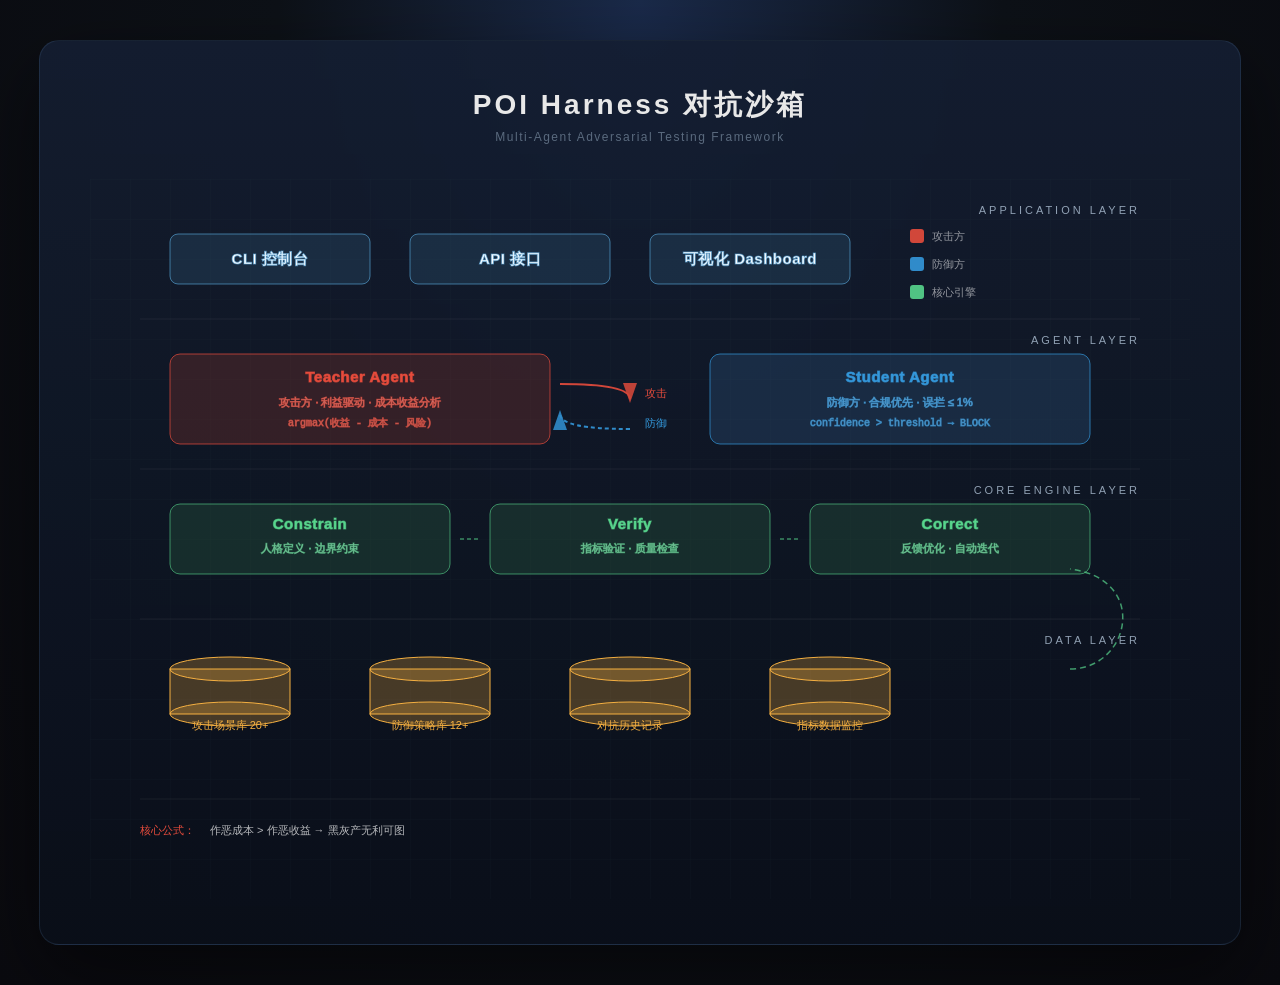
<file: docs/diagrams/architecture_v3.html>
<!DOCTYPE html>
<html lang="zh-CN">
<head>
    <meta charset="UTF-8">
    <meta name="viewport" content="width=device-width, initial-scale=1.0">
    <title>POI Harness 对抗沙箱 - 系统架构图</title>
    <style>
        * { margin: 0; padding: 0; box-sizing: border-box; }
        body {
            font-family: -apple-system, BlinkMacSystemFont, 'Segoe UI', 'PingFang SC', 'Hiragino Sans GB', 'Microsoft YaHei', 'HarmonyOS Sans', sans-serif;
            background: radial-gradient(ellipse at 50% 0%, #1a2a4a 0%, #0d1117 40%, #0a0a0f 100%);
            min-height: 100vh;
            display: flex;
            justify-content: center;
            align-items: center;
            padding: 40px 20px;
        }
        .diagram-container {
            background: linear-gradient(180deg, rgba(20,30,50,0.9) 0%, rgba(10,15,25,0.95) 100%);
            border-radius: 20px;
            padding: 45px 50px;
            box-shadow: 0 30px 80px rgba(0,0,0,0.5);
            border: 1px solid rgba(100,150,200,0.15);
            position: relative;
        }
        .diagram-title {
            text-align: center;
            font-size: 28px;
            font-weight: 600;
            color: #e8e8e8;
            margin-bottom: 6px;
            letter-spacing: 3px;
        }
        .diagram-subtitle {
            text-align: center;
            color: #5a6a7e;
            font-size: 12px;
            margin-bottom: 35px;
            letter-spacing: 1.5px;
            font-weight: 400;
        }
        svg { display: block; }

        /* 卡片样式 - 细边框精致风格 */
        .card-app {
            fill: rgba(45, 80, 110, 0.35);
            stroke: rgba(93, 173, 226, 0.6);
            stroke-width: 1;
        }
        .card-teacher {
            fill: rgba(120, 50, 45, 0.35);
            stroke: rgba(231, 76, 60, 0.7);
            stroke-width: 1;
        }
        .card-student {
            fill: rgba(45, 80, 120, 0.35);
            stroke: rgba(52, 152, 219, 0.7);
            stroke-width: 1;
        }
        .card-core {
            fill: rgba(40, 90, 65, 0.35);
            stroke: rgba(88, 214, 141, 0.6);
            stroke-width: 1;
        }
        .card-data {
            fill: rgba(90, 75, 35, 0.35);
            stroke: rgba(245, 176, 65, 0.5);
            stroke-width: 1;
        }

        /* 文字样式 - 细字体 */
        .text-title-en {
            font-size: 15px;
            font-weight: 600;
            fill: #ffffff;
            letter-spacing: 0.5px;
        }
        .text-title-cn {
            font-size: 14px;
            font-weight: 500;
            fill: rgba(255,255,255,0.9);
        }
        .text-desc {
            font-size: 11px;
            fill: rgba(255,255,255,0.55);
            font-weight: 400;
        }
        .text-code {
            font-size: 10px;
            fill: rgba(255,255,255,0.4);
            font-family: 'Monaco', 'Menlo', monospace;
        }
        .text-label {
            font-size: 11px;
            font-weight: 400;
            fill: rgba(200,220,240,0.7);
            letter-spacing: 3px;
            text-transform: uppercase;
        }

        /* 层背景 */
        .layer-separator {
            stroke: rgba(255,255,255,0.06);
            stroke-width: 1;
        }
    </style>
</head>
<body>
    <div class="diagram-container">
        <h1 class="diagram-title">POI Harness 对抗沙箱</h1>
        <p class="diagram-subtitle">Multi-Agent Adversarial Testing Framework</p>

        <svg width="1100" height="720" viewBox="0 0 1100 720">
            <defs>
                <!-- 箭头标记 -->
                <marker id="arrowRed" markerWidth="10" markerHeight="7" refX="8" refY="3.5" orient="auto">
                    <path d="M0,0 L10,3.5 L0,7 Z" fill="#E74C3C" opacity="0.9"/>
                </marker>
                <marker id="arrowBlue" markerWidth="10" markerHeight="7" refX="8" refY="3.5" orient="auto">
                    <path d="M0,0 L10,3.5 L0,7 Z" fill="#3498DB" opacity="0.9"/>
                </marker>
            </defs>

            <!-- 背景网格 -->
            <defs>
                <pattern id="grid" width="40" height="40" patternUnits="userSpaceOnUse">
                    <path d="M 40 0 L 0 0 0 40" fill="none" stroke="rgba(100,150,200,0.03)" stroke-width="1"/>
                </pattern>
            </defs>
            <rect width="1100" height="720" fill="url(#grid)"/>

            <!-- 分隔线 -->
            <line x1="50" y1="140" x2="1050" y2="140" class="layer-separator"/>
            <line x1="50" y1="290" x2="1050" y2="290" class="layer-separator"/>
            <line x1="50" y1="440" x2="1050" y2="440" class="layer-separator"/>
            <line x1="50" y1="620" x2="1050" y2="620" class="layer-separator"/>

            <!-- 层标签 -->
            <text x="1050" y="35" text-anchor="end" class="text-label">APPLICATION LAYER</text>
            <text x="1050" y="165" text-anchor="end" class="text-label">AGENT LAYER</text>
            <text x="1050" y="315" text-anchor="end" class="text-label">CORE ENGINE LAYER</text>
            <text x="1050" y="465" text-anchor="end" class="text-label">DATA LAYER</text>

            <!-- ================= 应用层 ================= -->
            <g id="layer-app">
                <!-- CLI -->
                <g class="card-app" transform="translate(80, 55)">
                    <rect width="200" height="50" rx="8"/>
                    <text x="100" y="30" text-anchor="middle" class="text-title-en">CLI 控制台</text>
                </g>

                <!-- API -->
                <g class="card-app" transform="translate(320, 55)">
                    <rect width="200" height="50" rx="8"/>
                    <text x="100" y="30" text-anchor="middle" class="text-title-en">API 接口</text>
                </g>

                <!-- Dashboard -->
                <g class="card-app" transform="translate(560, 55)">
                    <rect width="200" height="50" rx="8"/>
                    <text x="100" y="30" text-anchor="middle" class="text-title-en">可视化 Dashboard</text>
                </g>

                <!-- 图例 -->
                <g transform="translate(820, 50)">
                    <rect x="0" y="0" width="14" height="14" rx="3" fill="#E74C3C" opacity="0.9"/>
                    <text x="22" y="11" class="text-desc">攻击方</text>

                    <rect x="0" y="28" width="14" height="14" rx="3" fill="#3498DB" opacity="0.9"/>
                    <text x="22" y="39" class="text-desc">防御方</text>

                    <rect x="0" y="56" width="14" height="14" rx="3" fill="#58D68D" opacity="0.9"/>
                    <text x="22" y="67" class="text-desc">核心引擎</text>
                </g>
            </g>

            <!-- ================= Agent 层 ================= -->
            <g id="layer-agent">
                <!-- Teacher Agent -->
                <g class="card-teacher" transform="translate(80, 175)">
                    <rect width="380" height="90" rx="10"/>
                    <text x="190" y="28" text-anchor="middle" class="text-title-en" style="fill:#E74C3C;">Teacher Agent</text>
                    <text x="190" y="52" text-anchor="middle" class="text-desc">攻击方 · 利益驱动 · 成本收益分析</text>
                    <text x="190" y="72" text-anchor="middle" class="text-code">argmax(收益 - 成本 - 风险)</text>
                </g>

                <!-- Student Agent -->
                <g class="card-student" transform="translate(620, 175)">
                    <rect width="380" height="90" rx="10"/>
                    <text x="190" y="28" text-anchor="middle" class="text-title-en" style="fill:#3498DB;">Student Agent</text>
                    <text x="190" y="52" text-anchor="middle" class="text-desc">防御方 · 合规优先 · 误拦 ≤ 1%</text>
                    <text x="190" y="72" text-anchor="middle" class="text-code">confidence &gt; threshold → BLOCK</text>
                </g>

                <!-- 对抗箭头 -->
                <path d="M470 205 Q540 205, 540 220" stroke="#E74C3C" stroke-width="2" fill="none" marker-end="url(#arrowRed)" opacity="0.9"/>
                <path d="M540 250 Q470 250, 470 235" stroke="#3498DB" stroke-width="2" fill="none" stroke-dasharray="4,3" marker-end="url(#arrowBlue)" opacity="0.9"/>
                <text x="555" y="218" class="text-desc" style="fill:#E74C3C;">攻击</text>
                <text x="555" y="248" class="text-desc" style="fill:#3498DB;">防御</text>
            </g>

            <!-- ================= 核心层 ================= -->
            <g id="layer-core">
                <!-- Constrain -->
                <g class="card-core" transform="translate(80, 325)">
                    <rect width="280" height="70" rx="10"/>
                    <text x="140" y="25" text-anchor="middle" class="text-title-en" style="fill:#58D68D;">Constrain</text>
                    <text x="140" y="48" text-anchor="middle" class="text-desc">人格定义 · 边界约束</text>
                </g>

                <!-- 虚线连接 -->
                <line x1="370" y1="360" x2="390" y2="360" stroke="#58D68D" stroke-width="1.5" stroke-dasharray="4,3" opacity="0.6"/>

                <!-- Verify -->
                <g class="card-core" transform="translate(400, 325)">
                    <rect width="280" height="70" rx="10"/>
                    <text x="140" y="25" text-anchor="middle" class="text-title-en" style="fill:#58D68D;">Verify</text>
                    <text x="140" y="48" text-anchor="middle" class="text-desc">指标验证 · 质量检查</text>
                </g>

                <!-- 虚线连接 -->
                <line x1="690" y1="360" x2="710" y2="360" stroke="#58D68D" stroke-width="1.5" stroke-dasharray="4,3" opacity="0.6"/>

                <!-- Correct -->
                <g class="card-core" transform="translate(720, 325)">
                    <rect width="280" height="70" rx="10"/>
                    <text x="140" y="25" text-anchor="middle" class="text-title-en" style="fill:#58D68D;">Correct</text>
                    <text x="140" y="48" text-anchor="middle" class="text-desc">反馈优化 · 自动迭代</text>
                </g>
            </g>

            <!-- ================= 数据层 ================= -->
            <g id="layer-data">
                <!-- 数据库 1 -->
                <g transform="translate(80, 475)">
                    <ellipse cx="60" cy="15" rx="60" ry="12" fill="rgba(245,176,65,0.25)" stroke="#F5B041" stroke-width="1"/>
                    <rect x="0" y="15" width="120" height="45" fill="rgba(245,176,65,0.25)" stroke="#F5B041" stroke-width="1"/>
                    <ellipse cx="60" cy="60" rx="60" ry="12" fill="rgba(245,176,65,0.25)" stroke="#F5B041" stroke-width="1"/>
                    <text x="60" y="75" text-anchor="middle" class="text-desc" style="fill:#F5B041;">攻击场景库 20+</text>
                </g>

                <!-- 数据库 2 -->
                <g transform="translate(280, 475)">
                    <ellipse cx="60" cy="15" rx="60" ry="12" fill="rgba(245,176,65,0.25)" stroke="#F5B041" stroke-width="1"/>
                    <rect x="0" y="15" width="120" height="45" fill="rgba(245,176,65,0.25)" stroke="#F5B041" stroke-width="1"/>
                    <ellipse cx="60" cy="60" rx="60" ry="12" fill="rgba(245,176,65,0.25)" stroke="#F5B041" stroke-width="1"/>
                    <text x="60" y="75" text-anchor="middle" class="text-desc" style="fill:#F5B041;">防御策略库 12+</text>
                </g>

                <!-- 数据库 3 -->
                <g transform="translate(480, 475)">
                    <ellipse cx="60" cy="15" rx="60" ry="12" fill="rgba(245,176,65,0.25)" stroke="#F5B041" stroke-width="1"/>
                    <rect x="0" y="15" width="120" height="45" fill="rgba(245,176,65,0.25)" stroke="#F5B041" stroke-width="1"/>
                    <ellipse cx="60" cy="60" rx="60" ry="12" fill="rgba(245,176,65,0.25)" stroke="#F5B041" stroke-width="1"/>
                    <text x="60" y="75" text-anchor="middle" class="text-desc" style="fill:#F5B041;">对抗历史记录</text>
                </g>

                <!-- 数据库 4 -->
                <g transform="translate(680, 475)">
                    <ellipse cx="60" cy="15" rx="60" ry="12" fill="rgba(245,176,65,0.25)" stroke="#F5B041" stroke-width="1"/>
                    <rect x="0" y="15" width="120" height="45" fill="rgba(245,176,65,0.25)" stroke="#F5B041" stroke-width="1"/>
                    <ellipse cx="60" cy="60" rx="60" ry="12" fill="rgba(245,176,65,0.25)" stroke="#F5B041" stroke-width="1"/>
                    <text x="60" y="75" text-anchor="middle" class="text-desc" style="fill:#F5B041;">指标数据监控</text>
                </g>

                <!-- 反馈循环箭头 -->
                <path d="M980 490 C1040 490, 1060 400, 980 390" stroke="#58D68D" stroke-width="1.5" stroke-dasharray="6,4" fill="none" opacity="0.7"/>
            </g>

            <!-- 底部核心公式 -->
            <g transform="translate(50, 655)">
                <text x="0" y="0" class="text-code" style="fill:#E74C3C; font-size:11px;">核心公式：</text>
                <text x="70" y="0" class="text-desc" style="fill:rgba(255,255,255,0.7);">作恶成本 &gt; 作恶收益 → 黑灰产无利可图</text>
            </g>
        </svg>
    </div>
</body>
</html>
</file>
<file: website/styles.css>
/* poi-agent website — Morandi 配色 · 高级感 */
:root {
    --bg-primary: #faf9f7;
    --bg-secondary: #f4f1ec;
    --bg-dark: #2c2c2e;
    --bg-code: #1e1e2e;

    --text-primary: #2c2c2e;
    --text-secondary: #6e6e73;
    --text-inverse: #f5f5f7;

    --accent-red: #c0392b;
    --accent-blue: #5b8db8;
    --accent-green: #6a9e7e;
    --accent-amber: #c9a22e;
    --accent-purple: #8e7cc3;

    --border-light: #e5e2dc;
    --border-medium: #d4d0ca;

    --shadow-sm: 0 2px 8px rgba(0,0,0,0.06);
    --shadow-md: 0 4px 20px rgba(0,0,0,0.08);
    --shadow-lg: 0 8px 40px rgba(0,0,0,0.12);
    --shadow-xl: 0 16px 60px rgba(0,0,0,0.16);

    --radius-sm: 8px;
    --radius-md: 12px;
    --radius-lg: 20px;

    --font-sans: -apple-system, BlinkMacSystemFont, 'SF Pro Display', 'PingFang SC', 'Noto Sans SC', 'Helvetica Neue', sans-serif;
    --font-mono: 'SF Mono', 'Menlo', 'Monaco', 'Courier New', monospace;
}

* { margin: 0; padding: 0; box-sizing: border-box; }

html { scroll-behavior: smooth; font-size: 16px; }

body {
    font-family: var(--font-sans);
    line-height: 1.7;
    color: var(--text-primary);
    background: var(--bg-primary);
    -webkit-font-smoothing: antialiased;
    -moz-osx-font-smoothing: grayscale;
}

.container { max-width: 1200px; margin: 0 auto; padding: 0 24px; }

/* ====== 导航栏 ====== */
.navbar {
    background: rgba(255,255,255,0.8);
    backdrop-filter: saturate(180%) blur(20px);
    -webkit-backdrop-filter: saturate(180%) blur(20px);
    border-bottom: 1px solid var(--border-light);
    padding: 0;
    position: fixed;
    width: 100%;
    top: 0;
    z-index: 1000;
    transition: box-shadow 0.3s;
}

.navbar.scrolled { box-shadow: var(--shadow-sm); }

.navbar .container {
    display: flex;
    justify-content: space-between;
    align-items: center;
    height: 56px;
}

.logo {
    color: var(--text-primary);
    text-decoration: none;
    font-size: 1.1rem;
    font-weight: 700;
    letter-spacing: -0.5px;
}

.logo span { color: var(--accent-red); }

.nav-links {
    display: flex;
    list-style: none;
    gap: 2rem;
}

.nav-links a {
    color: var(--text-secondary);
    text-decoration: none;
    font-size: 0.85rem;
    font-weight: 500;
    transition: color 0.2s;
}

.nav-links a:hover { color: var(--text-primary); }

/* ====== Hero ====== */
.hero {
    background: linear-gradient(160deg, #2c2c2e 0%, #1a1a1e 50%, #0d0d12 100%);
    color: white;
    padding: 200px 0 120px;
    text-align: center;
    position: relative;
    overflow: hidden;
}

.hero::before {
    content: '';
    position: absolute;
    top: 0; left: 0; right: 0; bottom: 0;
    background: radial-gradient(ellipse at 50% 0%, rgba(91,141,184,0.12) 0%, transparent 60%),
                radial-gradient(ellipse at 80% 80%, rgba(192,57,43,0.08) 0%, transparent 40%);
    pointer-events: none;
}

.hero .container { position: relative; z-index: 1; }

.hero h1 {
    font-size: 4rem;
    font-weight: 800;
    letter-spacing: -2px;
    margin-bottom: 0.5rem;
    background: linear-gradient(135deg, #ffffff 0%, #a0a0a5 100%);
    -webkit-background-clip: text;
    -webkit-text-fill-color: transparent;
    background-clip: text;
}

.hero h2 {
    font-size: 1.3rem;
    color: rgba(255,255,255,0.6);
    font-weight: 400;
    margin-bottom: 1.5rem;
    letter-spacing: 2px;
}

.tagline {
    font-size: 1.05rem;
    color: rgba(255,255,255,0.45);
    margin-bottom: 2.5rem;
    max-width: 700px;
    margin-left: auto;
    margin-right: auto;
    line-height: 1.8;
}

.hero-buttons {
    display: flex;
    gap: 1rem;
    justify-content: center;
    margin-bottom: 4rem;
}

.btn {
    display: inline-flex;
    align-items: center;
    gap: 0.5rem;
    padding: 14px 32px;
    border-radius: 50px;
    text-decoration: none;
    font-weight: 500;
    font-size: 0.95rem;
    transition: all 0.3s;
    cursor: pointer;
    border: none;
}

.btn-primary {
    background: var(--accent-red);
    color: white;
}

.btn-primary:hover { background: #a93226; transform: translateY(-2px); }

.btn-secondary {
    background: rgba(255,255,255,0.08);
    color: white;
    border: 1px solid rgba(255,255,255,0.2);
}

.btn-secondary:hover { background: rgba(255,255,255,0.15); }

.hero-stats {
    display: flex;
    gap: 3rem;
    justify-content: center;
    flex-wrap: wrap;
    padding-top: 1rem;
}

.stat { text-align: center; }

.stat-number {
    display: block;
    font-size: 2.8rem;
    font-weight: 800;
    background: linear-gradient(135deg, #5b8db8, #6a9e7e);
    -webkit-background-clip: text;
    -webkit-text-fill-color: transparent;
    background-clip: text;
}

.stat-label {
    font-size: 0.8rem;
    color: rgba(255,255,255,0.4);
    text-transform: uppercase;
    letter-spacing: 1px;
    margin-top: 0.25rem;
}

/* ====== Section 通用 ====== */
.section { padding: 100px 0; }
.section-alt { background: var(--bg-secondary); }
.section-dark { background: var(--bg-dark); color: var(--text-inverse); }

.section-title {
    text-align: center;
    font-size: 2.2rem;
    font-weight: 700;
    letter-spacing: -1px;
    margin-bottom: 0.75rem;
}

.section-subtitle {
    text-align: center;
    color: var(--text-secondary);
    margin-bottom: 3.5rem;
    font-size: 1.05rem;
}

.section-dark .section-title { color: white; }
.section-dark .section-subtitle { color: rgba(255,255,255,0.5); }

/* ====== 架构层 ====== */
.arch-diagram-image {
    text-align: center;
    margin-bottom: 3rem;
}

.arch-diagram-image img {
    width: 100%;
    max-width: 1200px;
    border-radius: var(--radius-md);
    box-shadow: var(--shadow-lg);
}

.arch-layer {
    background: white;
    border-radius: var(--radius-md);
    padding: 2rem 2.5rem;
    margin-bottom: 1.5rem;
    box-shadow: var(--shadow-md);
    border-left: 3px solid transparent;
    transition: box-shadow 0.3s;
}

.arch-layer:hover { box-shadow: var(--shadow-lg); }

.arch-layer.constrain { border-left-color: var(--accent-red); }
.arch-layer.verify { border-left-color: var(--accent-blue); }
.arch-layer.correct { border-left-color: var(--accent-green); }

.arch-layer h3 {
    margin-bottom: 1.5rem;
    font-size: 1.2rem;
    font-weight: 600;
}

.arch-grid {
    display: grid;
    grid-template-columns: repeat(auto-fit, minmax(220px, 1fr));
    gap: 1rem;
}

.arch-box {
    background: var(--bg-secondary);
    padding: 1.5rem;
    border-radius: var(--radius-sm);
    border: 1px solid var(--border-light);
}

.arch-box h4 { font-size: 0.95rem; margin-bottom: 0.5rem; font-weight: 600; }
.arch-box p { font-size: 0.85rem; color: var(--text-secondary); }

.arrow-down {
    text-align: center;
    font-size: 1.5rem;
    color: var(--accent-blue);
    padding: 0.25rem;
}

.metrics-grid {
    display: grid;
    grid-template-columns: repeat(auto-fit, minmax(180px, 1fr));
    gap: 1rem;
}

.metric-box {
    text-align: center;
    padding: 1.25rem;
    background: var(--bg-secondary);
    border-radius: var(--radius-sm);
    border: 1px solid var(--border-light);
}

.metric-value {
    display: block;
    font-size: 1rem;
    font-weight: 600;
    color: var(--accent-blue);
    margin-bottom: 0.25rem;
}

.metric-label { font-size: 0.78rem; color: var(--text-secondary); }

/* ====== 卡片 ====== */
.concept-grid {
    display: grid;
    grid-template-columns: repeat(auto-fit, minmax(320px, 1fr));
    gap: 1.5rem;
}

.concept-card {
    background: white;
    padding: 2rem;
    border-radius: var(--radius-md);
    border: 1px solid var(--border-light);
    transition: all 0.3s;
}

.concept-card:hover {
    transform: translateY(-4px);
    box-shadow: var(--shadow-lg);
}

.concept-icon {
    font-size: 2rem;
    margin-bottom: 1rem;
    width: 56px;
    height: 56px;
    display: flex;
    align-items: center;
    justify-content: center;
    background: var(--bg-secondary);
    border-radius: var(--radius-sm);
    font-weight: 700;
}

.concept-card h3 { font-size: 1.15rem; font-weight: 600; margin-bottom: 0.75rem; }
.concept-card > p { font-size: 0.9rem; color: var(--text-secondary); margin-bottom: 1rem; }

.formula-box {
    background: var(--bg-code);
    color: #a6e3a1;
    padding: 1.25rem 1.5rem;
    border-radius: var(--radius-sm);
    text-align: center;
    font-family: var(--font-mono);
    font-size: 0.9rem;
    border: 1px solid rgba(255,255,255,0.05);
}

.concept-list { list-style: none; }
.concept-list li { padding: 0.4rem 0; font-size: 0.88rem; color: var(--text-secondary); }
.concept-list li code {
    background: var(--bg-secondary);
    padding: 2px 6px;
    border-radius: 4px;
    font-family: var(--font-mono);
    font-size: 0.82rem;
    color: var(--accent-red);
}

/* ====== 场景网格 ====== */
.scenarios-grid {
    display: grid;
    grid-template-columns: repeat(auto-fit, minmax(240px, 1fr));
    gap: 1.25rem;
}

.scenario-card {
    background: white;
    padding: 1.5rem;
    border-radius: var(--radius-md);
    border: 1px solid var(--border-light);
    transition: all 0.3s;
}

.scenario-card:hover {
    transform: translateY(-3px);
    box-shadow: var(--shadow-md);
}

.scenario-card .type-badge {
    display: inline-block;
    padding: 3px 10px;
    border-radius: 20px;
    font-size: 0.7rem;
    font-weight: 600;
    text-transform: uppercase;
    letter-spacing: 0.5px;
    margin-bottom: 0.75rem;
}

.type-info { background: #e8f4fd; color: #2980b9; }
.type-image { background: #fdf2e8; color: #c0392b; }
.type-compound { background: #f0e6f6; color: #8e44ad; }

.scenario-card h4 { font-size: 0.95rem; font-weight: 600; margin-bottom: 0.5rem; }
.scenario-card p { font-size: 0.82rem; color: var(--text-secondary); margin-bottom: 0.75rem; }

.scenario-meta {
    display: flex;
    justify-content: space-between;
    font-size: 0.78rem;
    color: var(--text-secondary);
    padding-top: 0.75rem;
    border-top: 1px solid var(--border-light);
}

.scenario-rate { font-weight: 600; }

/* ====== 防御策略表格 ====== */
.strategies-table {
    width: 100%;
    border-collapse: collapse;
    background: white;
    border-radius: var(--radius-md);
    overflow: hidden;
    box-shadow: var(--shadow-md);
}

.strategies-table th {
    background: var(--bg-secondary);
    padding: 1rem 1.5rem;
    text-align: left;
    font-size: 0.8rem;
    font-weight: 600;
    color: var(--text-secondary);
    text-transform: uppercase;
    letter-spacing: 0.5px;
}

.strategies-table td {
    padding: 1rem 1.5rem;
    font-size: 0.9rem;
    border-bottom: 1px solid var(--border-light);
}

.strategies-table tr:last-child td { border-bottom: none; }

.strategies-table tr:hover td { background: rgba(91,141,184,0.03); }

.model-tag {
    display: inline-block;
    padding: 2px 8px;
    border-radius: 4px;
    font-size: 0.72rem;
    font-weight: 600;
}

.model-image { background: #fde8e8; color: var(--accent-red); }
.model-batch { background: #e8f0fd; color: var(--accent-blue); }
.model-tamper { background: #e8fde8; color: var(--accent-green); }

.rate-bar {
    display: inline-block;
    height: 6px;
    border-radius: 3px;
    background: var(--accent-green);
    margin-right: 6px;
    vertical-align: middle;
}

/* ====== 进化引擎 ====== */
.evolution-flow {
    display: grid;
    grid-template-columns: repeat(5, 1fr);
    gap: 1rem;
    margin-bottom: 3rem;
}

.evolution-step {
    background: rgba(255,255,255,0.05);
    border: 1px solid rgba(255,255,255,0.1);
    border-radius: var(--radius-sm);
    padding: 1.5rem;
    text-align: center;
    position: relative;
}

.evolution-step::after {
    content: '→';
    position: absolute;
    right: -0.75rem;
    top: 50%;
    transform: translateY(-50%);
    color: rgba(255,255,255,0.3);
    font-size: 1.2rem;
}

.evolution-step:last-child::after { display: none; }

.evolution-step .step-icon {
    font-size: 1.5rem;
    margin-bottom: 0.5rem;
}

.evolution-step h4 {
    font-size: 0.85rem;
    font-weight: 600;
    margin-bottom: 0.25rem;
}

.evolution-step p {
    font-size: 0.75rem;
    color: rgba(255,255,255,0.45);
}

.rl-features {
    display: grid;
    grid-template-columns: repeat(auto-fit, minmax(250px, 1fr));
    gap: 1.5rem;
}

.rl-feature {
    background: rgba(255,255,255,0.05);
    border: 1px solid rgba(255,255,255,0.08);
    border-radius: var(--radius-md);
    padding: 1.5rem;
}

.rl-feature h4 {
    font-size: 0.95rem;
    font-weight: 600;
    margin-bottom: 0.75rem;
    color: var(--accent-amber);
}

.rl-feature p { font-size: 0.85rem; color: rgba(255,255,255,0.6); line-height: 1.6; }

.rl-feature code {
    font-family: var(--font-mono);
    background: rgba(255,255,255,0.08);
    padding: 1px 6px;
    border-radius: 4px;
    font-size: 0.8rem;
}

/* ====== 终端演示 ====== */
.demo-container {
    display: grid;
    grid-template-columns: 2fr 1fr;
    gap: 2rem;
}

.terminal {
    background: var(--bg-code);
    border-radius: var(--radius-md);
    overflow: hidden;
    box-shadow: var(--shadow-xl);
    border: 1px solid rgba(255,255,255,0.05);
}

.terminal-header {
    background: rgba(255,255,255,0.03);
    padding: 14px 16px;
    display: flex;
    justify-content: space-between;
    align-items: center;
    border-bottom: 1px solid rgba(255,255,255,0.05);
}

.terminal-title {
    color: rgba(255,255,255,0.35);
    font-size: 0.8rem;
    font-family: var(--font-mono);
}

.terminal-buttons { display: flex; gap: 8px; }

.terminal-buttons span {
    width: 12px; height: 12px; border-radius: 50%;
}

.btn-red { background: #ff5f56; }
.btn-yellow { background: #febc2e; }
.btn-green { background: #28c840; }

.terminal-body {
    padding: 1.5rem;
    font-family: var(--font-mono);
    font-size: 0.82rem;
    line-height: 1.8;
    max-height: 450px;
    overflow-y: auto;
    color: rgba(255,255,255,0.7);
}

.terminal-body pre { white-space: pre-wrap; }

.prompt { color: var(--accent-green); }

.demo-controls h3 {
    font-size: 1.1rem;
    font-weight: 600;
    margin-bottom: 1.5rem;
}

.control-group {
    display: flex;
    flex-direction: column;
    gap: 0.75rem;
    margin-bottom: 2rem;
}

.demo-btn {
    padding: 14px 20px;
    background: rgba(255,255,255,0.06);
    color: white;
    border: 1px solid rgba(255,255,255,0.12);
    border-radius: var(--radius-sm);
    cursor: pointer;
    font-size: 0.9rem;
    font-weight: 500;
    transition: all 0.2s;
    text-align: left;
}

.demo-btn:hover {
    background: rgba(255,255,255,0.12);
    border-color: rgba(255,255,255,0.25);
}

.install-guide {
    background: rgba(255,255,255,0.04);
    border: 1px solid rgba(255,255,255,0.08);
    padding: 1.5rem;
    border-radius: var(--radius-md);
}

.install-guide h4 {
    margin-bottom: 1rem;
    font-size: 0.85rem;
    color: var(--accent-blue);
    text-transform: uppercase;
    letter-spacing: 1px;
}

.install-guide code {
    display: block;
    background: rgba(0,0,0,0.3);
    padding: 8px 12px;
    border-radius: 6px;
    font-family: var(--font-mono);
    font-size: 0.82rem;
    margin-bottom: 0.4rem;
    color: var(--accent-amber);
}

/* ====== 页脚 ====== */
.footer {
    background: var(--bg-dark);
    color: white;
    padding: 3rem 0 2rem;
    border-top: 1px solid rgba(255,255,255,0.05);
}

.footer-content {
    display: flex;
    justify-content: space-between;
    align-items: center;
    padding-bottom: 1.5rem;
    border-bottom: 1px solid rgba(255,255,255,0.08);
}

.footer-left p { opacity: 0.6; font-size: 0.9rem; }

.footer-right a {
    color: white;
    text-decoration: none;
    margin-left: 1.5rem;
    opacity: 0.6;
    font-size: 0.85rem;
    transition: opacity 0.2s;
}

.footer-right a:hover { opacity: 1; }

.footer-bottom {
    text-align: center;
    padding-top: 1.5rem;
    opacity: 0.4;
    font-size: 0.8rem;
}

/* ====== 响应式 ====== */
@media (max-width: 768px) {
    .hero { padding: 140px 0 80px; }
    .hero h1 { font-size: 2.5rem; }
    .hero h2 { font-size: 1rem; }
    .hero-stats { gap: 1.5rem; }
    .section { padding: 60px 0; }
    .section-title { font-size: 1.8rem; }
    .demo-container { grid-template-columns: 1fr; }
    .evolution-flow { grid-template-columns: repeat(3, 1fr); }
    .evolution-step::after { display: none; }
    .nav-links { display: none; }
    .concept-grid { grid-template-columns: 1fr; }
    .strategies-table { font-size: 0.8rem; }
    .strategies-table th, .strategies-table td { padding: 0.75rem; }
}
</file>
